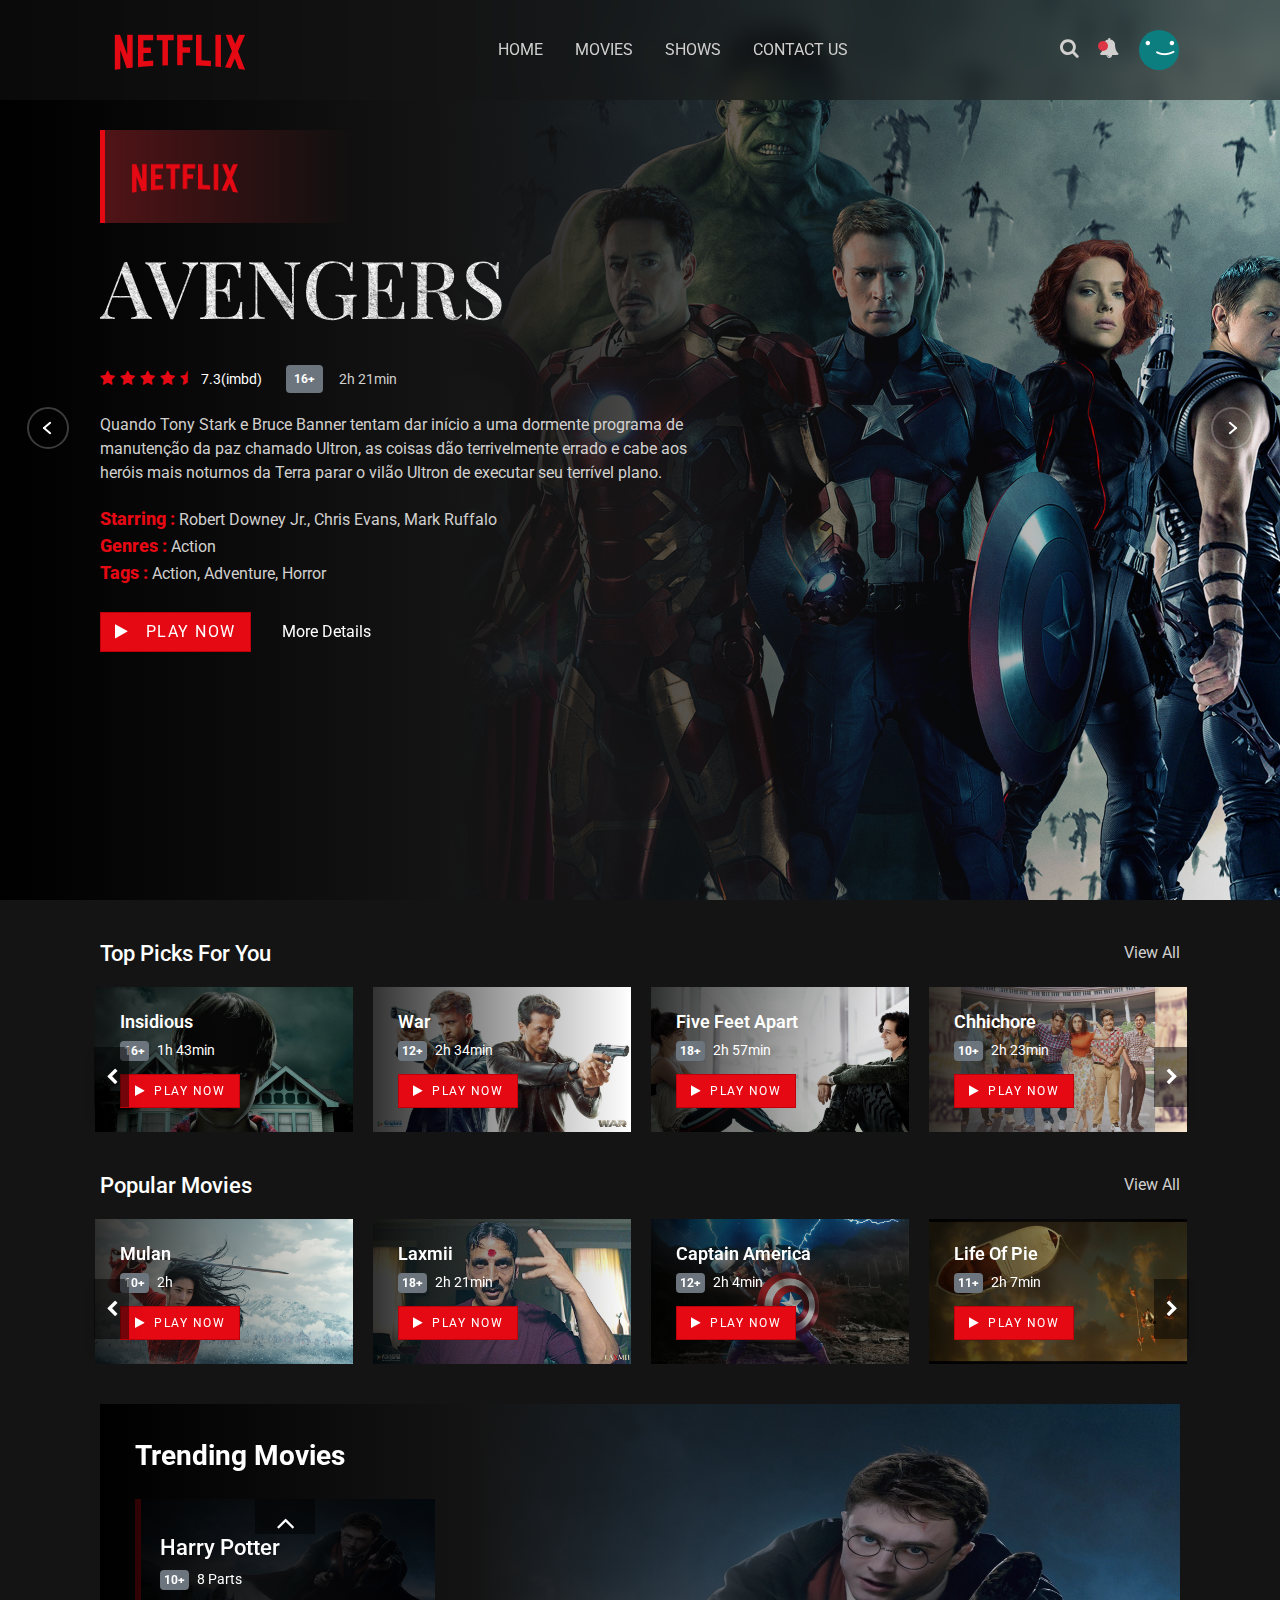
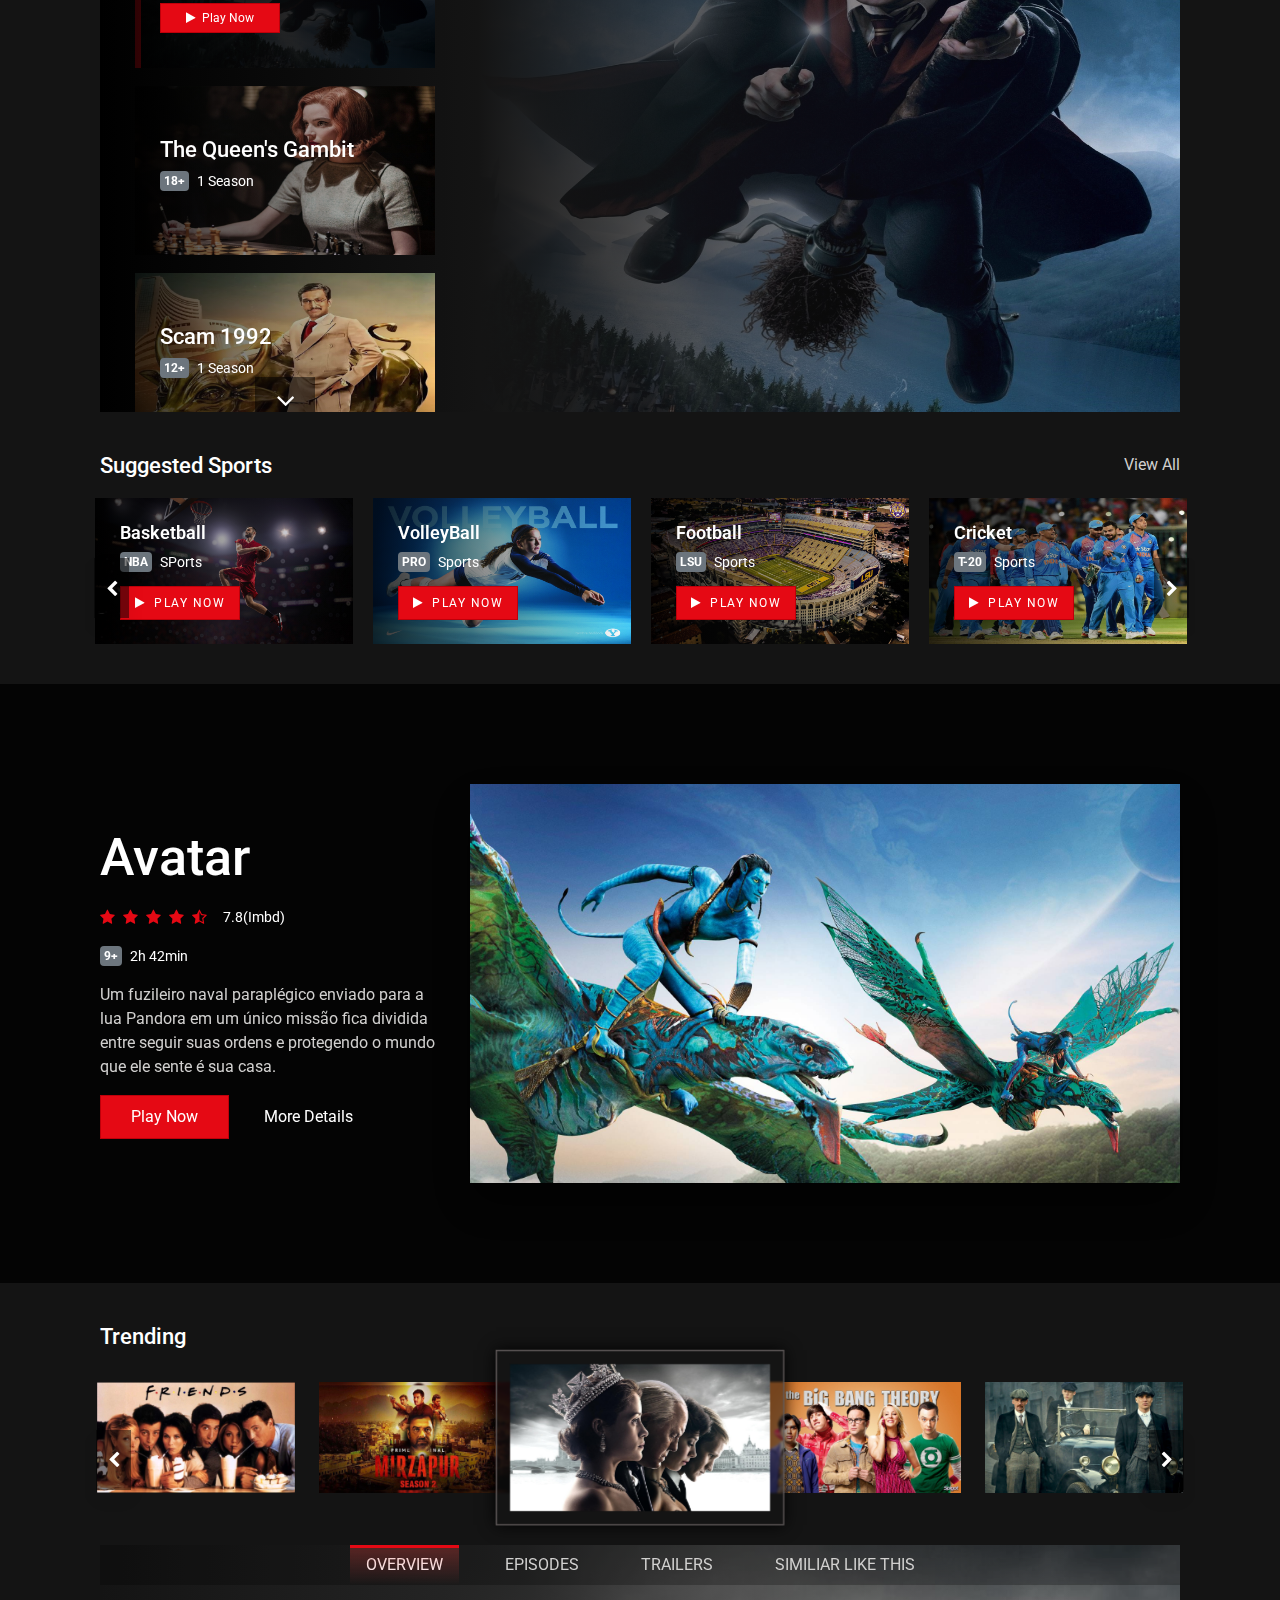
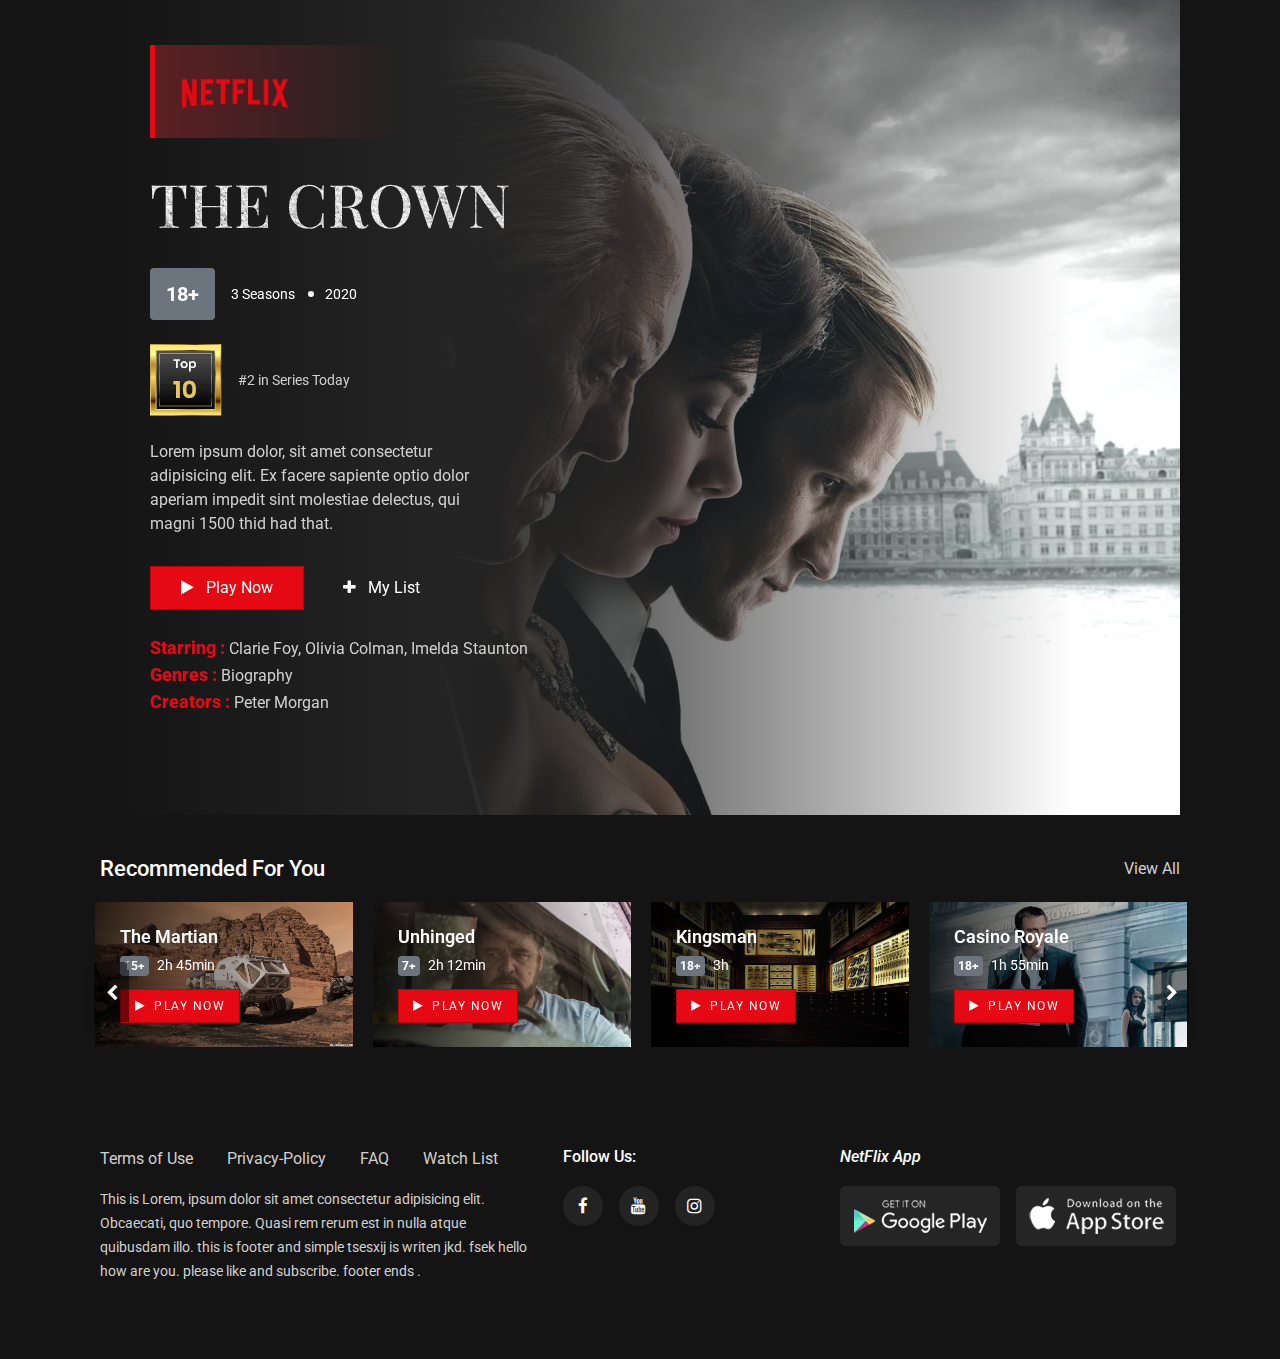
<file: index.html>
<!DOCTYPE html>
<html lang="pt-br">

<head>
  <meta charset="UTF-8" />
  <meta http-equiv="X-UA-Compatible" content="IE=edge" />
  <meta name="viewport" content="width=device-width, initial-scale=1.0" />
  <title>Netflix</title>
  <link rel="icon" href="/netflix_logo_icon_170919.png">
  <title>NETFLIX</title>

  <link rel="stylesheet" href="css/bootstrap.min.css" />
  <link rel="stylesheet" href="https://stackpath.bootstrapcdn.com/font-awesome/4.7.0/css/font-awesome.min.css" />
  <!-- i will provide this in description  -->
  <link rel="stylesheet" href="css/slick.css" />
  <link rel="stylesheet" href="css/slick-theme.css" />
  <link rel="stylesheet" href="css/owl.carousel.min.css" />
  <link rel="stylesheet" href="css/animate.min.css" />
  <link rel="stylesheet" href="css/magnific-popup.css" />
  <link rel="stylesheet" href="css/select2.min.css" />
  <link rel="stylesheet" href="css/select2-bootstrap4.min.css" />

  <link rel="stylesheet" href="css/slick-animation.css" />
  <link rel="stylesheet" href="style.css" />
</head>

<body>
  <header id="main-header">
    <div class="main-header">
      <div class="container-fluid">
        <div class="row">
          <div class="col-sm-12">
            <nav class="navbar navbar-expand-lg navbar-light p-0">
              <a href="#" class="navbar-toggler c-toggler" data-toggle="collapse" data-target="#navbarSupportedContent"
                aria-controls="navbarSupportedContent" aria-expanded="false" aria-label="Toggle navigation">
                <div class="navbar-toggler-icon" data-toggle="collapse">
                  <span class="navbar-menu-icon navbar-menu-icon--top"></span>
                  <span class="navbar-menu-icon navbar-menu-icon--middle"></span>
                  <span class="navbar-menu-icon navbar-menu-icon--bottom"></span>
                </div>
              </a>
              <a href="index.html" class="navbar-brand">
                <img src="images/logo.png" class="img-fluid logo" alt="" />
              </a>
              <div class="collapse navbar-collapse" id="navbarSupportedContent">
                <div class="menu-main-menu-container">
                  <ul id="top-menu" class="navbar-nav ml-auto">
                    <li class="menu-item"><a href="#">Home</a></li>
                    <li class="menu-item"><a href="#">Movies</a></li>
                    <li class="menu-item"><a href="#">Shows</a></li>
                    <li class="menu-item">
                      <a href="#">Contact Us</a>
                      <ul class="sub-menu">
                        <li class="menu-item"><a href="https://about.netflix.com/pt_br">About Us</a></li>
                        <li class="menu-item"><a href="https://help.netflix.com/pt/contactus">Contact</a></li>
                        <li class="menu-item"><a href="https://help.netflix.com/pt">FAQ</a></li>
                        <li class="menu-item">
                          <a href="https://help.netflix.com/legal/privacy">Privacy-Policy</a>
                        </li>
                        <li class="menu-item">
                          <a href="#">Pricing</a>
                          <ul class="sub-menu">
                            <li class="menu-item">
                              <a href="#">Gold Membership</a>
                            </li>
                            <li class="menu-item">
                              <a href="#">Silver Membership</a>
                            </li>
                            <li class="menu-item">
                              <a href="#">Bronze Membership</a>
                            </li>
                          </ul>
                        </li>
                      </ul>
                    </li>
                  </ul>
                </div>
              </div>
              <div class="mobile-more-menu">
                <a href="javascript:void(0);" class="more-toggle" id="dropdownMenuButton" data-toggle="more-toggle"
                  aria-haspopup="true" aria-expanded="false">
                  <i class="fa fa-ellipsis-h"></i>
                </a>
                <div class="more-menu" aria-labelledby="dropdownMenuButton">
                  <div class="navbar-right position-relative">
                    <ul class="d-flex align-items-center justify-content-end list-inline m-0">
                      <li>
                        <a href="#" class="search-toggle">
                          <i class="fa fa-search"></i>
                        </a>
                        <div class="search-box iq-search-bar">
                          <form action="#" class="searchbox">
                            <div class="form-group position-relative">
                              <input type="text" class="text search-input font-size-12"
                                placeholder="type here to search..." />
                              <i class="search-link fa fa-search"></i>
                            </div>
                          </form>
                        </div>
                      </li>
                      <li class="nav-item nav-icon">
                        <a href="#" class="search-toggle position-relative">
                          <i class="fa fa-bell"></i>
                          <span class="bg-danger dots"></span>
                        </a>
                        <div class="iq-sub-dropdown">
                          <div class="iq-card shadow-none m-0">
                            <div class="iq-card-body">
                              <a href="#" class="iq-sub-card">
                                <div class="media align-items-center">
                                  <img src="images/notify/thumb-1.jpg" alt="" class="img-fluid mr-3" />
                                  <div class="media-body">
                                    <h6 class="mb-0">Captain Marvel</h6>
                                    <small class="font-size-12">just now</small>
                                  </div>
                                </div>
                              </a>
                              <a href="#" class="iq-sub-card">
                                <div class="media align-items-center">
                                  <img src="images/notify/thumb-2.jpg" alt="" class="img-fluid mr-3" />
                                  <div class="media-body">
                                    <h6 class="mb-0">
                                      Dora and The Lost City of Gold
                                    </h6>
                                    <small class="font-size-12">25 mins ago</small>
                                  </div>
                                </div>
                              </a>
                              <a href="#" class="iq-sub-card">
                                <div class="media align-items-center">
                                  <img src="images/notify/thumb-3.jpg" alt="" class="img-fluid mr-3" />
                                  <div class="media-body">
                                    <h6 class="mb-0">Mulan</h6>
                                    <small class="font-size-12">1h 30 mins ago</small>
                                  </div>
                                </div>
                              </a>
                            </div>
                          </div>
                        </div>
                      </li>
                      <li>
                        <a href="#" class="iq-user-dropdown search-toggle d-flex align-items-center">
                          <img src="images/user/user.png" class="img-fluid user-m rounded-circle" alt="" />
                        </a>
                        <div class="iq-sub-dropdown iq-user-dropdown">
                          <div class="iq-card shadow-none m-0">
                            <div class="iq-card-body p-0 pl-3 pr-3">
                              <a href="#" class="iq-sub-card setting-dropdown">
                                <div class="media align-items-center">
                                  <div class="right-icon">
                                    <i class="fa fa-user text-primary"></i>
                                  </div>
                                  <div class="media-body ml-3">
                                    <h6 class="mb-0">Manage Profile</h6>
                                  </div>
                                </div>
                              </a>
                              <a href="#" class="iq-sub-card setting-dropdown">
                                <div class="media align-items-center">
                                  <div class="right-icon">
                                    <i class="fa fa-cog text-primary"></i>
                                  </div>
                                  <div class="media-body ml-3">
                                    <h6 class="mb-0">Settings</h6>
                                  </div>
                                </div>
                              </a>
                              <a href="#" class="iq-sub-card setting-dropdown">
                                <div class="media align-items-center">
                                  <div class="right-icon">
                                    <i class="fa fa-inr text-primary"></i>
                                  </div>
                                  <div class="media-body ml-3">
                                    <h6 class="mb-0">Pricing Plan</h6>
                                  </div>
                                </div>
                              </a>
                              <a href="./netflixLogout/indexLogout.html" class="iq-sub-card setting-dropdown">
                                <div class="media align-items-center">
                                  <div class="right-icon">
                                    <i class="fa fa-sign-out text-primary"></i>
                                  </div>
                                  <div class="media-body ml-3">
                                    <h6 class="mb-0">Logout</h6>
                                  </div>
                                </div>
                              </a>
                            </div>
                          </div>
                        </div>
                      </li>
                    </ul>
                  </div>
                </div>
              </div>

              <div class="navbar-right menu-right">
                <ul class="d-flex align-items-center list-inline m-0">
                  <li class="nav-item nav-icon">
                    <a href="#" class="search-toggle device-search">
                      <i class="fa fa-search"></i>
                    </a>
                    <div class="search-box iq-search-bar d-search">
                      <form action="#" class="searchbox">
                        <div class="form-group position-relative">
                          <input type="text" class="text search-input font-size-12"
                            placeholder="type here to search..." />
                          <i class="search-link fa fa-search"></i>
                        </div>
                      </form>
                    </div>
                  </li>
                  <li class="nav-item nav-icon">
                    <a href="#" class="search-toggle" data-toggle="search-toggle">
                      <i class="fa fa-bell"></i>
                      <span class="bg-danger dots"></span>
                    </a>
                    <div class="iq-sub-dropdown">
                      <div class="iq-card shadow-none m-0">
                        <div class="iq-card-body">
                          <a href="#" class="iq-sub-card">
                            <div class="media align-items-center">
                              <img src="images/notify/thumb-1.jpg" alt="" class="img-fluid mr-3" />
                              <div class="media-body">
                                <h6 class="mb-0">Captain Marvel</h6>
                                <small class="font-size-12">just now</small>
                              </div>
                            </div>
                          </a>
                          <a href="#" class="iq-sub-card">
                            <div class="media align-items-center">
                              <img src="images/notify/thumb-2.jpg" alt="" class="img-fluid mr-3" />
                              <div class="media-body">
                                <h6 class="mb-0">
                                  Dora and The Lost City of Gold
                                </h6>
                                <small class="font-size-12">25 mins ago</small>
                              </div>
                            </div>
                          </a>
                          <a href="#" class="iq-sub-card">
                            <div class="media align-items-center">
                              <img src="images/notify/thumb-3.jpg" alt="" class="img-fluid mr-3" />
                              <div class="media-body">
                                <h6 class="mb-0">Mulan</h6>
                                <small class="font-size-12">1h 30 mins ago</small>
                              </div>
                            </div>
                          </a>
                        </div>
                      </div>
                    </div>
                  </li>
                  <li class="nav-item nav-icon">
                    <a href="#" class="iq-user-dropdown search-toggle d-flex align-items-center p-0">
                      <img src="images/user/user.png" class="img-fluid user-m rounded-circle" alt="" />
                    </a>
                    <div class="iq-sub-dropdown iq-user-dropdown">
                      <div class="iq-card shadow-none m-0">
                        <div class="iq-card-body p-0 pl-3 pr-3">
                          <a href="#" class="iq-sub-card setting-dropdown">
                            <div class="media align-items-center">
                              <div class="right-icon">
                                <i class="fa fa-user text-primary"></i>
                              </div>
                              <div class="media-body ml-3">
                                <h6 class="mb-0">Manage Profile</h6>
                              </div>
                            </div>
                          </a>
                          <a href="#" class="iq-sub-card setting-dropdown">
                            <div class="media align-items-center">
                              <div class="right-icon">
                                <i class="fa fa-cog text-primary"></i>
                              </div>
                              <div class="media-body ml-3">
                                <h6 class="mb-0">Settings</h6>
                              </div>
                            </div>
                          </a>
                          <a href="#" class="iq-sub-card setting-dropdown">
                            <div class="media align-items-center">
                              <div class="right-icon">
                                <i class="fa fa-inr text-primary"></i>
                              </div>
                              <div class="media-body ml-3">
                                <h6 class="mb-0">Pricing Plan</h6>
                              </div>
                            </div>
                          </a>
                          <a href="#" class="iq-sub-card setting-dropdown">
                            <div class="media align-items-center">
                              <div class="right-icon">
                                <i class="fa fa-sign-out text-primary"></i>
                              </div>
                              <div class="media-body ml-3">
                                <h6 class="mb-0">Logout</h6>
                              </div>
                            </div>
                          </a>
                        </div>
                      </div>
                    </div>
                  </li>
                </ul>
              </div>
            </nav>
            <div class="nav-overlay"></div>
          </div>
        </div>
      </div>
    </div>
  </header>

  <!-- slider starts  -->
  <section id="home" class="iq-main-slider p-0">
    <div id="home-slider" class="slider m-0 p-0">
      <div class="slide slick-bg s-bg-1">
        <div class="container-fluid position-relative h-100">
          <div class="slider-inner h-100">
            <div class="row align-items-center h--100">
              <div class="col-xl-6 col-lg-12 col-md-12">
                <a href="javascript:void(0)">
                  <div class="channel-logo" data-animation-in="fadeInLeft" data-delay-in="0.5">
                    <img src="images/logo.png" class="c-logo" alt="" />
                  </div>
                </a>
                <h1 class="slider-text big-title title text-uppercase" data-animation-in="fadeInLeft"
                  data-delay-in="0.6">
                  Avengers
                </h1>
                <div class="d-flex flex-wrap align-items-center fadeInLeft animated" data-animation-in="fadeInLeft"
                  style="opacity: 1">
                  <div class="slider-ratting d-flex align-items-center mr-4 mt-2 mt-md-3">
                    <ul
                      class="ratting-start p-0 m-0 list-inline text-primary d-flex align-items-center justify-content-left">
                      <li><i class="fa fa-star"></i></li>
                      <li><i class="fa fa-star"></i></li>
                      <li><i class="fa fa-star"></i></li>
                      <li><i class="fa fa-star"></i></li>
                      <li><i class="fa fa-star-half"></i></li>
                    </ul>
                    <span class="text-white ml-2">7.3(imbd)</span>
                  </div>
                  <div class="d-flex align-items-center mt-2 mt-md-3">
                    <span class="badge badge-secondary p-2">16+</span>
                    <span class="ml-3">2h 21min</span>
                  </div>
                </div>
                <p data-animation-in="fadeInUp">
                  Quando Tony Stark e Bruce Banner tentam dar início a uma dormente
                  programa de manutenção da paz chamado Ultron, as coisas dão terrivelmente errado
                  e cabe aos heróis mais noturnos da Terra parar o vilão Ultron de executar seu terrível plano.
                </p>
                <div class="trending-list" data-animation-in="fadeInUp" data-delay-in="1.2">
                  <div class="text-primary title starring">
                    Starring :
                    <span class="text-body">Robert Downey Jr., Chris Evans, Mark Ruffalo</span>
                  </div>
                  <div class="text-primary title genres">
                    Genres : <span class="text-body">Action</span>
                  </div>
                  <div class="text-primary title tag">
                    Tags :
                    <span class="text-body">Action, Adventure, Horror</span>
                  </div>
                </div>
                <div class="d-flex align-items-center r-mb-23 mt-4" data-animation-in="fadeInUp" data-delay-in="1.2">
                  <a href="#" class="btn btn-hover iq-button"><i class="fa fa-play mr-3"></i>Play Now</a>
                  <a href="#" class="btn btn-link">More Details</a>
                </div>
              </div>
            </div>
            <div class="col-xl-5 col-lg-12 col-md-12 trailor-video">
              <iframe name = 'av' width="570" height="325" src="https://www.youtube.com/embed/xy9Wntkb7KU" title="YouTube video player" frameborder="0" allow="accelerometer; autoplay; clipboard-write; encrypted-media; gyroscope; picture-in-picture; web-share" allowfullscreen></iframe>
              <a href="https://www.youtube.com/embed/xy9Wntkb7KU" class="video-open playbtn">
              </a>
            </div>
          </div>
        </div>
      </div>
      <div class="slide slick-bg s-bg-2">
        <div class="container-fluid position-relative h-100">
          <div class="slider-inner h-100">
            <div class="row align-items-center h--100">
              <div class="col-xl-6 col-lg-12 col-md-12">
                <a href="javascript:void(0)">
                  <div class="channel-logo" data-animation-in="fadeInLeft" data-delay-in="0.5">
                    <img src="images/logo.png" class="c-logo" alt="" />
                  </div>
                </a>
                <h1 class="slider-text big-title title text-uppercase" data-animation-in="fadeInLeft"
                  data-delay-in="0.6">
                  Frozen
                </h1>
                <div class="d-flex flex-wrap align-items-center fadeInLeft animated" data-animation-in="fadeInLeft"
                  style="opacity: 1">
                  <div class="slider-ratting d-flex align-items-center mr-4 mt-2 mt-md-3">
                    <ul
                      class="ratting-start p-0 m-0 list-inline text-primary d-flex align-items-center justify-content-left">
                      <li><i class="fa fa-star"></i></li>
                      <li><i class="fa fa-star"></i></li>
                      <li><i class="fa fa-star"></i></li>
                      <li><i class="fa fa-star"></i></li>
                      <li><i class="fa fa-star-half"></i></li>
                    </ul>
                    <span class="text-white ml-2">7.4(imbd)</span>
                  </div>
                  <div class="d-flex align-items-center mt-2 mt-md-3">
                    <span class="badge badge-secondary p-2">13+</span>
                    <span class="ml-3">1h 42min</span>
                  </div>
                </div>
                <p data-animation-in="fadeInUp">
                  Quando a recém-coroada Rainha Elsa acidentalmente a usa
                  poder de transformar as coisas em gelo para amaldiçoar sua casa no infinito
                  inverno, sua irmã Anna se junta a um homem da montanha, seu
                  renas brincalhonas e um boneco de neve para mudar o clima
                  doença.
                </p>
                <div class="trending-list" data-animation-in="fadeInUp" data-delay-in="1.2">
                  <div class="text-primary title starring">
                    Starring :
                    <span class="text-body">Kristan Bell, Idina menzel, Jonathan Groff</span>
                  </div>
                  <div class="text-primary title genres">
                    Genres : <span class="text-body">Animation</span>
                  </div>
                  <div class="text-primary title tag">
                    Tags :
                    <span class="text-body">Animation, Adventure, Comedy</span>
                  </div>
                </div>
                <div class="d-flex align-items-center r-mb-23 mt-4" data-animation-in="fadeInUp" data-delay-in="1.2">
                  <a href="#" class="btn btn-hover iq-button"><i class="fa fa-play mr-3"></i>Play Now</a>
                  <a href="#" class="btn btn-link">More Details</a>
                </div>
              </div>
            </div>
            <div class="col-xl-5 col-lg-12 col-md-12 trailor-video">
              <iframe width="560" height="315" src="https://www.youtube.com/embed/he7UEvHjqdk" title="YouTube video player" frameborder="0" allow="accelerometer; autoplay; clipboard-write; encrypted-media; gyroscope; picture-in-picture; web-share" allowfullscreen></iframe>
              <a href="https://www.youtube.com/watch?v=he7UEvHjqdk" class="video-open playbtn">
                <!-- <img src="images/play.png" class="play" alt="" />
                <span class="w-trailor">Watch Trailer</span> -->
              </a>
            </div>
          </div>
        </div>
      </div>
      <div class="slide slick-bg s-bg-3">
        <div class="container-fluid position-relative h-100">
          <div class="slider-inner h-100">
            <div class="row align-items-center h--100">
              <div class="col-xl-6 col-lg-12 col-md-12">
                <a href="javascript:void(0)">
                  <div class="channel-logo" data-animation-in="fadeInLeft" data-delay-in="0.5">
                    <img src="images/logo.png" class="c-logo" alt="" />
                  </div>
                </a>
                <h1 class="slider-text big-title title text-uppercase" data-animation-in="fadeInLeft"
                  data-delay-in="0.6">
                  The Conjuring
                </h1>
                <div class="d-flex flex-wrap align-items-center fadeInLeft animated" data-animation-in="fadeInLeft"
                  style="opacity: 1">
                  <div class="slider-ratting d-flex align-items-center mr-4 mt-2 mt-md-3">
                    <ul
                      class="ratting-start p-0 m-0 list-inline text-primary d-flex align-items-center justify-content-left">
                      <li><i class="fa fa-star"></i></li>
                      <li><i class="fa fa-star"></i></li>
                      <li><i class="fa fa-star"></i></li>
                      <li><i class="fa fa-star"></i></li>
                      <li><i class="fa fa-star-half"></i></li>
                    </ul>
                    <span class="text-white ml-2">7.5(imbd)</span>
                  </div>
                  <div class="d-flex align-items-center mt-2 mt-md-3">
                    <span class="badge badge-secondary p-2">16+</span>
                    <span class="ml-3">1h 52min</span>
                  </div>
                </div>
                <p data-animation-in="fadeInUp">
                  Os investigadores paranormais Ed e Lorraine Warren trabalham para ajudar
                  uma família aterrorizada por uma presença sombria em sua casa de fazenda.
                </p>
                <div class="trending-list" data-animation-in="fadeInUp" data-delay-in="1.2">
                  <div class="text-primary title starring">
                    Starring :
                    <span class="text-body">Patrick Wilson, Vera Farminga, Ron Livingston</span>
                  </div>
                  <div class="text-primary title genres">
                    Genres : <span class="text-body">Horror</span>
                  </div>
                  <div class="text-primary title tag">
                    Tags :
                    <span class="text-body">Horror, Mystery, Thriller</span>
                  </div>
                </div>
                <div class="d-flex align-items-center r-mb-23 mt-4" data-animation-in="fadeInUp" data-delay-in="1.2">
                  <a href="#" class="btn btn-hover iq-button"><i class="fa fa-play mr-3"></i>Play Now</a>
                  <a href="#" class="btn btn-link">More Details</a>
                </div>
              </div>
            </div>
            <div class="col-xl-5 col-lg-12 col-md-12 trailor-video">
                <!-- <img src="images/play.png" class="play" alt="" /> -->
                <!-- <span class="w-trailor">Watch Trailer</span> -->
                <iframe width="560" height="315" src="https://www.youtube.com/embed/k10ETZ41q5o" title="YouTube video player" frameborder="0" allow="accelerometer; autoplay; clipboard-write; encrypted-media; gyroscope; picture-in-picture; web-share" allowfullscreen></iframe>
                <a href="https://www.youtube.com/watch?v=k10ETZ41q5o" class="video-open playbtn">
              </a>
            </div>
          </div>
        </div>
      </div>
    </div>
  </section>
  <!-- slider ends -->

  <!-- main content starts  -->
  <div class="main-content">
    <!-- favorite section starts   -->

    <section id="iq-favorites">
      <div class="container-fluid">
        <div class="row">
          <div class="col-sm-12 overflow-hidden">
            <div class="iq-main-header d-flex align-items-center justify-content-between">
              <h4 class="main-title">Top Picks For You</h4>
              <a href="#" class="iq-view-all">View All</a>
            </div>
            <div class="favorite-contens">
              <ul class="favorites-slider list-inline row p-0 mb-0">
                <!-- slide item 1 -->
                <li class="slide-item">
                  <div class="block-images position-relative">
                    <div class="img-box">
                      <img src="images/favorite/f1.jpg" class="img-fluid" alt="" />
                    </div>
                    <div class="block-description">
                      <h6 class="iq-title">
                        <a href="#"> Insidious </a>
                      </h6>
                      <div class="movie-time d-flex align-items-center my-2">
                        <div class="badge badge-secondary p-1 mr-2">16+</div>
                        <span class="text-white">1h 43min</span>
                      </div>
                      <div class="hover-buttons">
                        <span class="btn btn-hover iq-button">
                          <i class="fa fa-play mr-1"></i>
                          Play Now
                        </span>
                      </div>
                    </div>
                    <div class="block-social-info">
                      <ul class="list-inline p-0 m-0 music-play-lists">
                        <li class="share">
                          <span><i class="fa fa-share-alt"></i></span>
                          <div class="share-box">
                            <div class="d-flex align-items-center">
                              <a href="#" class="share-ico"><i class="fa fa-share-alt"></i></a>
                              <a href="#" class="share-ico"><i class="fa fa-youtube"></i></a>
                              <a href="#" class="share-ico"><i class="fa fa-instagram"></i></a>
                            </div>
                          </div>
                        </li>
                        <li>
                          <span><i class="fa fa-heart"></i></span>
                          <span class="count-box">19+</span>
                        </li>
                        <li>
                          <span><i class="fa fa-plus"></i></span>
                        </li>
                      </ul>
                    </div>
                  </div>
                </li>
                <!-- slide item 2 -->
                <li class="slide-item">
                  <div class="block-images position-relative">
                    <div class="img-box">
                      <img src="images/favorite/f2.jpg" class="img-fluid" alt="" />
                    </div>
                    <div class="block-description">
                      <h6 class="iq-title">
                        <a href="#"> War </a>
                      </h6>
                      <div class="movie-time d-flex align-items-center my-2">
                        <div class="badge badge-secondary p-1 mr-2">12+</div>
                        <span class="text-white">2h 34min</span>
                      </div>
                      <div class="hover-buttons">
                        <span class="btn btn-hover iq-button">
                          <i class="fa fa-play mr-1"></i>
                          Play Now
                        </span>
                      </div>
                    </div>
                    <div class="block-social-info">
                      <ul class="list-inline p-0 m-0 music-play-lists">
                        <li class="share">
                          <span><i class="fa fa-share-alt"></i></span>
                          <div class="share-box">
                            <div class="d-flex align-items-center">
                              <a href="#" class="share-ico"><i class="fa fa-share-alt"></i></a>
                              <a href="#" class="share-ico"><i class="fa fa-youtube"></i></a>
                              <a href="#" class="share-ico"><i class="fa fa-instagram"></i></a>
                            </div>
                          </div>
                        </li>
                        <li>
                          <span><i class="fa fa-heart"></i></span>
                          <span class="count-box">58+</span>
                        </li>
                        <li>
                          <span><i class="fa fa-plus"></i></span>
                        </li>
                      </ul>
                    </div>
                  </div>
                </li>
                <!-- slide item 3 -->
                <li class="slide-item">
                  <div class="block-images position-relative">
                    <div class="img-box">
                      <img src="images/favorite/f3.jpg" class="img-fluid" alt="" />
                    </div>
                    <div class="block-description">
                      <h6 class="iq-title">
                        <a href="#"> Five Feet Apart </a>
                      </h6>
                      <div class="movie-time d-flex align-items-center my-2">
                        <div class="badge badge-secondary p-1 mr-2">18+</div>
                        <span class="text-white">2h 57min</span>
                      </div>
                      <div class="hover-buttons">
                        <span class="btn btn-hover iq-button">
                          <i class="fa fa-play mr-1"></i>
                          Play Now
                        </span>
                      </div>
                    </div>
                    <div class="block-social-info">
                      <ul class="list-inline p-0 m-0 music-play-lists">
                        <li class="share">
                          <span><i class="fa fa-share-alt"></i></span>
                          <div class="share-box">
                            <div class="d-flex align-items-center">
                              <a href="#" class="share-ico"><i class="fa fa-share-alt"></i></a>
                              <a href="#" class="share-ico"><i class="fa fa-youtube"></i></a>
                              <a href="#" class="share-ico"><i class="fa fa-instagram"></i></a>
                            </div>
                          </div>
                        </li>
                        <li>
                          <span><i class="fa fa-heart"></i></span>
                          <span class="count-box">19+</span>
                        </li>
                        <li>
                          <span><i class="fa fa-plus"></i></span>
                        </li>
                      </ul>
                    </div>
                  </div>
                </li>
                <!-- slide item 4 -->
                <li class="slide-item">
                  <div class="block-images position-relative">
                    <div class="img-box">
                      <img src="images/favorite/f4.jpg" class="img-fluid" alt="" />
                    </div>
                    <div class="block-description">
                      <h6 class="iq-title">
                        <a href="#"> Chhichore </a>
                      </h6>
                      <div class="movie-time d-flex align-items-center my-2">
                        <div class="badge badge-secondary p-1 mr-2">10+</div>
                        <span class="text-white">2h 23min</span>
                      </div>
                      <div class="hover-buttons">
                        <span class="btn btn-hover iq-button">
                          <i class="fa fa-play mr-1"></i>
                          Play Now
                        </span>
                      </div>
                    </div>
                    <div class="block-social-info">
                      <ul class="list-inline p-0 m-0 music-play-lists">
                        <li class="share">
                          <span><i class="fa fa-share-alt"></i></span>
                          <div class="share-box">
                            <div class="d-flex align-items-center">
                              <a href="#" class="share-ico"><i class="fa fa-share-alt"></i></a>
                              <a href="#" class="share-ico"><i class="fa fa-youtube"></i></a>
                              <a href="#" class="share-ico"><i class="fa fa-instagram"></i></a>
                            </div>
                          </div>
                        </li>
                        <li>
                          <span><i class="fa fa-heart"></i></span>
                          <span class="count-box">19+</span>
                        </li>
                        <li>
                          <span><i class="fa fa-plus"></i></span>
                        </li>
                      </ul>
                    </div>
                  </div>
                </li>
                <!-- slide item 5 -->
                <li class="slide-item">
                  <div class="block-images position-relative">
                    <div class="img-box">
                      <img src="images/favorite/f5.jpg" class="img-fluid" alt="" />
                    </div>
                    <div class="block-description">
                      <h6 class="iq-title">
                        <a href="#"> Doctor Strange </a>
                      </h6>
                      <div class="movie-time d-flex align-items-center my-2">
                        <div class="badge badge-secondary p-1 mr-2">12+</div>
                        <span class="text-white">1h 55min</span>
                      </div>
                      <div class="hover-buttons">
                        <span class="btn btn-hover iq-button">
                          <i class="fa fa-play mr-1"></i>
                          Play Now
                        </span>
                      </div>
                    </div>
                    <div class="block-social-info">
                      <ul class="list-inline p-0 m-0 music-play-lists">
                        <li class="share">
                          <span><i class="fa fa-share-alt"></i></span>
                          <div class="share-box">
                            <div class="d-flex align-items-center">
                              <a href="#" class="share-ico"><i class="fa fa-share-alt"></i></a>
                              <a href="#" class="share-ico"><i class="fa fa-youtube"></i></a>
                              <a href="#" class="share-ico"><i class="fa fa-instagram"></i></a>
                            </div>
                          </div>
                        </li>
                        <li>
                          <span><i class="fa fa-heart"></i></span>
                          <span class="count-box">19+</span>
                        </li>
                        <li>
                          <span><i class="fa fa-plus"></i></span>
                        </li>
                      </ul>
                    </div>
                  </div>
                </li>
              </ul>
            </div>
          </div>
        </div>
      </div>
    </section>

    <!-- favourite section ends -->

    <!-- upcoming contents section starts  -->
    <section id="iq-upcoming-movie">
      <div class="container-fluid">
        <div class="row">
          <div class="col-sm-12 overflow-hidden">
            <div class="iq-main-header d-flex align-items-center justify-content-between">
              <h4 class="main-title">Popular Movies</h4>
              <a href="#" class="iq-view-all">View All</a>
            </div>
            <div class="favorite-contens">
              <ul class="favorites-slider list-inline row p-0 mb-0">
                <!-- slide item 1 -->
                <li class="slide-item">
                  <div class="block-images position-relative">
                    <div class="img-box">
                      <img src="images/popular/u1.jpg" class="img-fluid" alt="" />
                    </div>
                    <div class="block-description">
                      <h6 class="iq-title">
                        <a href="#"> Mulan </a>
                      </h6>
                      <div class="movie-time d-flex align-items-center my-2">
                        <div class="badge badge-secondary p-1 mr-2">10+</div>
                        <span class="text-white">2h</span>
                      </div>
                      <div class="hover-buttons">
                        <span class="btn btn-hover iq-button">
                          <i class="fa fa-play mr-1"></i>
                          Play Now
                        </span>
                      </div>
                    </div>
                    <div class="block-social-info">
                      <ul class="list-inline p-0 m-0 music-play-lists">
                        <li class="share">
                          <span><i class="fa fa-share-alt"></i></span>
                          <div class="share-box">
                            <div class="d-flex align-items-center">
                              <a href="#" class="share-ico"><i class="fa fa-share-alt"></i></a>
                              <a href="#" class="share-ico"><i class="fa fa-youtube"></i></a>
                              <a href="#" class="share-ico"><i class="fa fa-instagram"></i></a>
                            </div>
                          </div>
                        </li>
                        <li>
                          <span><i class="fa fa-heart"></i></span>
                          <span class="count-box">89+</span>
                        </li>
                        <li>
                          <span><i class="fa fa-plus"></i></span>
                        </li>
                      </ul>
                    </div>
                  </div>
                </li>
                <!-- slide item 2 -->
                <li class="slide-item">
                  <div class="block-images position-relative">
                    <div class="img-box">
                      <img src="images/popular/u2.jpg" class="img-fluid" alt="" />
                    </div>
                    <div class="block-description">
                      <h6 class="iq-title">
                        <a href="#"> Laxmii </a>
                      </h6>
                      <div class="movie-time d-flex align-items-center my-2">
                        <div class="badge badge-secondary p-1 mr-2">18+</div>
                        <span class="text-white">2h 21min</span>
                      </div>
                      <div class="hover-buttons">
                        <span class="btn btn-hover iq-button">
                          <i class="fa fa-play mr-1"></i>
                          Play Now
                        </span>
                      </div>
                    </div>
                    <div class="block-social-info">
                      <ul class="list-inline p-0 m-0 music-play-lists">
                        <li class="share">
                          <span><i class="fa fa-share-alt"></i></span>
                          <div class="share-box">
                            <div class="d-flex align-items-center">
                              <a href="#" class="share-ico"><i class="fa fa-share-alt"></i></a>
                              <a href="#" class="share-ico"><i class="fa fa-youtube"></i></a>
                              <a href="#" class="share-ico"><i class="fa fa-instagram"></i></a>
                            </div>
                          </div>
                        </li>
                        <li>
                          <span><i class="fa fa-heart"></i></span>
                          <span class="count-box">35+</span>
                        </li>
                        <li>
                          <span><i class="fa fa-plus"></i></span>
                        </li>
                      </ul>
                    </div>
                  </div>
                </li>
                <!-- slide item 3 -->
                <li class="slide-item">
                  <div class="block-images position-relative">
                    <div class="img-box">
                      <img src="images/popular/u3.jpg" class="img-fluid" alt="" />
                    </div>
                    <div class="block-description">
                      <h6 class="iq-title">
                        <a href="#"> Captain America </a>
                      </h6>
                      <div class="movie-time d-flex align-items-center my-2">
                        <div class="badge badge-secondary p-1 mr-2">12+</div>
                        <span class="text-white">2h 4min</span>
                      </div>
                      <div class="hover-buttons">
                        <span class="btn btn-hover iq-button">
                          <i class="fa fa-play mr-1"></i>
                          Play Now
                        </span>
                      </div>
                    </div>
                    <div class="block-social-info">
                      <ul class="list-inline p-0 m-0 music-play-lists">
                        <li class="share">
                          <span><i class="fa fa-share-alt"></i></span>
                          <div class="share-box">
                            <div class="d-flex align-items-center">
                              <a href="#" class="share-ico"><i class="fa fa-share-alt"></i></a>
                              <a href="#" class="share-ico"><i class="fa fa-youtube"></i></a>
                              <a href="#" class="share-ico"><i class="fa fa-instagram"></i></a>
                            </div>
                          </div>
                        </li>
                        <li>
                          <span><i class="fa fa-heart"></i></span>
                          <span class="count-box">99+</span>
                        </li>
                        <li>
                          <span><i class="fa fa-plus"></i></span>
                        </li>
                      </ul>
                    </div>
                  </div>
                </li>
                <!-- slide item 4 -->
                <li class="slide-item">
                  <div class="block-images position-relative">
                    <div class="img-box">
                      <img src="images/popular/u4.jpg" class="img-fluid" alt="" />
                    </div>
                    <div class="block-description">
                      <h6 class="iq-title">
                        <a href="#"> Life of Pie </a>
                      </h6>
                      <div class="movie-time d-flex align-items-center my-2">
                        <div class="badge badge-secondary p-1 mr-2">11+</div>
                        <span class="text-white">2h 7min</span>
                      </div>
                      <div class="hover-buttons">
                        <span class="btn btn-hover iq-button">
                          <i class="fa fa-play mr-1"></i>
                          Play Now
                        </span>
                      </div>
                    </div>
                    <div class="block-social-info">
                      <ul class="list-inline p-0 m-0 music-play-lists">
                        <li class="share">
                          <span><i class="fa fa-share-alt"></i></span>
                          <div class="share-box">
                            <div class="d-flex align-items-center">
                              <a href="#" class="share-ico"><i class="fa fa-share-alt"></i></a>
                              <a href="#" class="share-ico"><i class="fa fa-youtube"></i></a>
                              <a href="#" class="share-ico"><i class="fa fa-instagram"></i></a>
                            </div>
                          </div>
                        </li>
                        <li>
                          <span><i class="fa fa-heart"></i></span>
                          <span class="count-box">19+</span>
                        </li>
                        <li>
                          <span><i class="fa fa-plus"></i></span>
                        </li>
                      </ul>
                    </div>
                  </div>
                </li>
                <!-- slide item 5 -->
                <li class="slide-item">
                  <div class="block-images position-relative">
                    <div class="img-box">
                      <img src="images/popular/u5.jpg" class="img-fluid" alt="" />
                    </div>
                    <div class="block-description">
                      <h6 class="iq-title">
                        <a href="#"> Mission Mangal </a>
                      </h6>
                      <div class="movie-time d-flex align-items-center my-2">
                        <div class="badge badge-secondary p-1 mr-2">12+</div>
                        <span class="text-white">2h 10min</span>
                      </div>
                      <div class="hover-buttons">
                        <span class="btn btn-hover iq-button">
                          <i class="fa fa-play mr-1"></i>
                          Play Now
                        </span>
                      </div>
                    </div>
                    <div class="block-social-info">
                      <ul class="list-inline p-0 m-0 music-play-lists">
                        <li class="share">
                          <span><i class="fa fa-share-alt"></i></span>
                          <div class="share-box">
                            <div class="d-flex align-items-center">
                              <a href="#" class="share-ico"><i class="fa fa-share-alt"></i></a>
                              <a href="#" class="share-ico"><i class="fa fa-youtube"></i></a>
                              <a href="#" class="share-ico"><i class="fa fa-instagram"></i></a>
                            </div>
                          </div>
                        </li>
                        <li>
                          <span><i class="fa fa-heart"></i></span>
                          <span class="count-box">19+</span>
                        </li>
                        <li>
                          <span><i class="fa fa-plus"></i></span>
                        </li>
                      </ul>
                    </div>
                  </div>
                </li>
              </ul>
            </div>
          </div>
        </div>
      </div>
    </section>
    <!-- upcoming contents section ends -->

    <!-- top ten trending  -->

    <section id="iq-topten">
      <div class="container-fluid">
        <div class="row">
          <div class="col-sm-12 overflow-hidden">
            <div class="topten-contents">
              <h4 class="main-title iq-title topten-title">
                Trending Movies
              </h4>
              <ul id="top-ten-slider" class="list-inline p-0 m-0 d-flex align-items-center">
                <li class="slick-bg">
                  <a href="#">
                    <img src="images/top-10/01.jpg" class="img-fluid w-100" alt="" />
                    <h6 class="iq-title"><a href="#">Harry Potter</a></h6>
                  </a>
                </li>
                <li class="slick-bg">
                  <a href="#">
                    <img src="images/top-10/02.jpg" class="img-fluid w-100" alt="" />
                    <h6 class="iq-title">
                      <a href="#">The Queen's Gambit</a>
                    </h6>
                  </a>
                </li>
                <li class="slick-bg">
                  <a href="#">
                    <img src="images/top-10/03.jpg" class="img-fluid w-100" alt="" />
                    <h6 class="iq-title"><a href="#">Scam 1992</a></h6>
                  </a>
                </li>
                <li class="slick-bg">
                  <a href="#">
                    <img src="images/top-10/04.jpg" class="img-fluid w-100" alt="" />
                    <h6 class="iq-title"><a href="#">Stranger Things</a></h6>
                  </a>
                </li>
                <li class="slick-bg">
                  <a href="#">
                    <img src="images/top-10/05.jpg" class="img-fluid w-100" alt="" />
                    <h6 class="iq-title"><a href="#">BoJack Horsemen</a></h6>
                  </a>
                </li>
                <li class="slick-bg">
                  <a href="#">
                    <img src="images/top-10/06.jpg" class="img-fluid w-100" alt="" />
                    <h6 class="iq-title"><a href="#">Peaky Blinders</a></h6>
                  </a>
                </li>
              </ul>
              <div class="vertical_s">
                <ul id="top-ten-slider-nav" class="list-inline p-0 m-0 d-flex align-items-center">
                  <li>
                    <div class="block-images position-relative">
                      <a href="#">
                        <img src="images/top-10/01.jpg" class="img-fluid w-100" alt="" />
                      </a>
                      <div class="block-description">
                        <h5>Harry Potter</h5>
                        <div class="movie-time d-flex align-items-center my-2">
                          <div class="badge badge-secondary p-1 mr-2">
                            10+
                          </div>
                          <span class="text-white">8 Parts</span>
                        </div>
                        <div class="hover-buttons">
                          <a href="#" class="btn btn-hover" tabindex="0">
                            <i class="fa fa-play mr-1" aria-hidden="true"></i>
                            Play Now
                          </a>
                        </div>
                      </div>
                    </div>
                  </li>
                  <li>
                    <div class="block-images position-relative">
                      <a href="#">
                        <img src="images/top-10/02.jpg" class="img-fluid w-100" alt="" />
                      </a>
                      <div class="block-description">
                        <h5>The Queen's Gambit</h5>
                        <div class="movie-time d-flex align-items-center my-2">
                          <div class="badge badge-secondary p-1 mr-2">
                            18+
                          </div>
                          <span class="text-white">1 Season</span>
                        </div>
                        <div class="hover-buttons">
                          <a href="#" class="btn btn-hover" tabindex="0">
                            <i class="fa fa-play mr-1" aria-hidden="true"></i>
                            Play Now
                          </a>
                        </div>
                      </div>
                    </div>
                  </li>
                  <li>
                    <div class="block-images position-relative">
                      <a href="#">
                        <img src="images/top-10/03.jpg" class="img-fluid w-100" alt="" />
                      </a>
                      <div class="block-description">
                        <h5>Scam 1992</h5>
                        <div class="movie-time d-flex align-items-center my-2">
                          <div class="badge badge-secondary p-1 mr-2">
                            12+
                          </div>
                          <span class="text-white">1 Season</span>
                        </div>
                        <div class="hover-buttons">
                          <a href="#" class="btn btn-hover" tabindex="0">
                            <i class="fa fa-play mr-1" aria-hidden="true"></i>
                            Play Now
                          </a>
                        </div>
                      </div>
                    </div>
                  </li>
                  <li>
                    <div class="block-images position-relative">
                      <a href="#">
                        <img src="images/top-10/04.jpg" class="img-fluid w-100" alt="" />
                      </a>
                      <div class="block-description">
                        <h5>Stranger Things</h5>
                        <div class="movie-time d-flex align-items-center my-2">
                          <div class="badge badge-secondary p-1 mr-2">
                            16+
                          </div>
                          <span class="text-white">3 Season</span>
                        </div>
                        <div class="hover-buttons">
                          <a href="#" class="btn btn-hover" tabindex="0">
                            <i class="fa fa-play mr-1" aria-hidden="true"></i>
                            Play Now
                          </a>
                        </div>
                      </div>
                    </div>
                  </li>
                  <li>
                    <div class="block-images position-relative">
                      <a href="#">
                        <img src="images/top-10/05.jpg" class="img-fluid w-100" alt="" />
                      </a>
                      <div class="block-description">
                        <h5>BoJack Horseman</h5>
                        <div class="movie-time d-flex align-items-center my-2">
                          <div class="badge badge-secondary p-1 mr-2">
                            15+
                          </div>
                          <span class="text-white">6 Season</span>
                        </div>
                        <div class="hover-buttons">
                          <a href="#" class="btn btn-hover" tabindex="0">
                            <i class="fa fa-play mr-1" aria-hidden="true"></i>
                            Play Now
                          </a>
                        </div>
                      </div>
                    </div>
                  </li>
                  <li>
                    <div class="block-images position-relative">
                      <a href="#">
                        <img src="images/top-10/06.jpg" class="img-fluid w-100" alt="" />
                      </a>
                      <div class="block-description">
                        <h5>Peaky Blinders</h5>
                        <div class="movie-time d-flex align-items-center my-2">
                          <div class="badge badge-secondary p-1 mr-2">
                            20+
                          </div>
                          <span class="text-white">5 Season</span>
                        </div>
                        <div class="hover-buttons">
                          <a href="#" class="btn btn-hover" tabindex="0">
                            <i class="fa fa-play mr-1" aria-hidden="true"></i>
                            Play Now
                          </a>
                        </div>
                      </div>
                    </div>
                  </li>
                </ul>
              </div>
            </div>
          </div>
        </div>
      </div>
    </section>

    <section id="iq-suggested" class="s-margin">
      <div class="container-fluid">
        <div class="row">
          <div class="col-sm-12 overflow-hidden">
            <div class="iq-main-header d-flex align-items-center justify-content-between">
              <h4 class="main-title">Suggested Sports</h4>
              <a href="#" class="iq-view-all">View All</a>
            </div>
            <div class="favorite-contens">
              <ul class="favorites-slider list-inline row p-0 mb-0">
                <!-- slide item 1 -->
                <li class="slide-item">
                  <div class="block-images position-relative">
                    <div class="img-box">
                      <img src="images/suggested/01.jpg" class="img-fluid" alt="" />
                    </div>
                    <div class="block-description">
                      <h6 class="iq-title">
                        <a href="#"> Basketball </a>
                      </h6>
                      <div class="movie-time d-flex align-items-center my-2">
                        <div class="badge badge-secondary p-1 mr-2">NBA</div>
                        <span class="text-white">SPorts</span>
                      </div>
                      <div class="hover-buttons">
                        <span class="btn btn-hover iq-button">
                          <i class="fa fa-play mr-1"></i>
                          Play Now
                        </span>
                      </div>
                    </div>
                    <div class="block-social-info">
                      <ul class="list-inline p-0 m-0 music-play-lists">
                        <li class="share">
                          <span><i class="fa fa-share-alt"></i></span>
                          <div class="share-box">
                            <div class="d-flex align-items-center">
                              <a href="#" class="share-ico"><i class="fa fa-share-alt"></i></a>
                              <a href="#" class="share-ico"><i class="fa fa-youtube"></i></a>
                              <a href="#" class="share-ico"><i class="fa fa-instagram"></i></a>
                            </div>
                          </div>
                        </li>
                        <li>
                          <span><i class="fa fa-heart"></i></span>
                          <span class="count-box">89+</span>
                        </li>
                        <li>
                          <span><i class="fa fa-plus"></i></span>
                        </li>
                      </ul>
                    </div>
                  </div>
                </li>
                <!-- slide item 2 -->
                <li class="slide-item">
                  <div class="block-images position-relative">
                    <div class="img-box">
                      <img src="images/suggested/02.jpg" class="img-fluid" alt="" />
                    </div>
                    <div class="block-description">
                      <h6 class="iq-title">
                        <a href="#"> VolleyBall </a>
                      </h6>
                      <div class="movie-time d-flex align-items-center my-2">
                        <div class="badge badge-secondary p-1 mr-2">PRO</div>
                        <span class="text-white">Sports</span>
                      </div>
                      <div class="hover-buttons">
                        <span class="btn btn-hover iq-button">
                          <i class="fa fa-play mr-1"></i>
                          Play Now
                        </span>
                      </div>
                    </div>
                    <div class="block-social-info">
                      <ul class="list-inline p-0 m-0 music-play-lists">
                        <li class="share">
                          <span><i class="fa fa-share-alt"></i></span>
                          <div class="share-box">
                            <div class="d-flex align-items-center">
                              <a href="#" class="share-ico"><i class="fa fa-share-alt"></i></a>
                              <a href="#" class="share-ico"><i class="fa fa-youtube"></i></a>
                              <a href="#" class="share-ico"><i class="fa fa-instagram"></i></a>
                            </div>
                          </div>
                        </li>
                        <li>
                          <span><i class="fa fa-heart"></i></span>
                          <span class="count-box">35+</span>
                        </li>
                        <li>
                          <span><i class="fa fa-plus"></i></span>
                        </li>
                      </ul>
                    </div>
                  </div>
                </li>
                <!-- slide item 3 -->
                <li class="slide-item">
                  <div class="block-images position-relative">
                    <div class="img-box">
                      <img src="images/suggested/03.jpg" class="img-fluid" alt="" />
                    </div>
                    <div class="block-description">
                      <h6 class="iq-title">
                        <a href="#"> Football </a>
                      </h6>
                      <div class="movie-time d-flex align-items-center my-2">
                        <div class="badge badge-secondary p-1 mr-2">LSU</div>
                        <span class="text-white">Sports</span>
                      </div>
                      <div class="hover-buttons">
                        <span class="btn btn-hover iq-button">
                          <i class="fa fa-play mr-1"></i>
                          Play Now
                        </span>
                      </div>
                    </div>
                    <div class="block-social-info">
                      <ul class="list-inline p-0 m-0 music-play-lists">
                        <li class="share">
                          <span><i class="fa fa-share-alt"></i></span>
                          <div class="share-box">
                            <div class="d-flex align-items-center">
                              <a href="#" class="share-ico"><i class="fa fa-share-alt"></i></a>
                              <a href="#" class="share-ico"><i class="fa fa-youtube"></i></a>
                              <a href="#" class="share-ico"><i class="fa fa-instagram"></i></a>
                            </div>
                          </div>
                        </li>
                        <li>
                          <span><i class="fa fa-heart"></i></span>
                          <span class="count-box">99+</span>
                        </li>
                        <li>
                          <span><i class="fa fa-plus"></i></span>
                        </li>
                      </ul>
                    </div>
                  </div>
                </li>
                <!-- slide item 4 -->
                <li class="slide-item">
                  <div class="block-images position-relative">
                    <div class="img-box">
                      <img src="images/suggested/04.jpg" class="img-fluid" alt="" />
                    </div>
                    <div class="block-description">
                      <h6 class="iq-title">
                        <a href="#"> Cricket </a>
                      </h6>
                      <div class="movie-time d-flex align-items-center my-2">
                        <div class="badge badge-secondary p-1 mr-2">T-20</div>
                        <span class="text-white">Sports</span>
                      </div>
                      <div class="hover-buttons">
                        <span class="btn btn-hover iq-button">
                          <i class="fa fa-play mr-1"></i>
                          Play Now
                        </span>
                      </div>
                    </div>
                    <div class="block-social-info">
                      <ul class="list-inline p-0 m-0 music-play-lists">
                        <li class="share">
                          <span><i class="fa fa-share-alt"></i></span>
                          <div class="share-box">
                            <div class="d-flex align-items-center">
                              <a href="#" class="share-ico"><i class="fa fa-share-alt"></i></a>
                              <a href="#" class="share-ico"><i class="fa fa-youtube"></i></a>
                              <a href="#" class="share-ico"><i class="fa fa-instagram"></i></a>
                            </div>
                          </div>
                        </li>
                        <li>
                          <span><i class="fa fa-heart"></i></span>
                          <span class="count-box">19+</span>
                        </li>
                        <li>
                          <span><i class="fa fa-plus"></i></span>
                        </li>
                      </ul>
                    </div>
                  </div>
                </li>
                <!-- slide item 5 -->
                <li class="slide-item">
                  <div class="block-images position-relative">
                    <div class="img-box">
                      <img src="images/suggested/05.jpg" class="img-fluid" alt="" />
                    </div>
                    <div class="block-description">
                      <h6 class="iq-title">
                        <a href="#"> Golf </a>
                      </h6>
                      <div class="movie-time d-flex align-items-center my-2">
                        <div class="badge badge-secondary p-1 mr-2">PGA</div>
                        <span class="text-white">Sports</span>
                      </div>
                      <div class="hover-buttons">
                        <span class="btn btn-hover iq-button">
                          <i class="fa fa-play mr-1"></i>
                          Play Now
                        </span>
                      </div>
                    </div>
                    <div class="block-social-info">
                      <ul class="list-inline p-0 m-0 music-play-lists">
                        <li class="share">
                          <span><i class="fa fa-share-alt"></i></span>
                          <div class="share-box">
                            <div class="d-flex align-items-center">
                              <a href="#" class="share-ico"><i class="fa fa-share-alt"></i></a>
                              <a href="#" class="share-ico"><i class="fa fa-youtube"></i></a>
                              <a href="#" class="share-ico"><i class="fa fa-instagram"></i></a>
                            </div>
                          </div>
                        </li>
                        <li>
                          <span><i class="fa fa-heart"></i></span>
                          <span class="count-box">19+</span>
                        </li>
                        <li>
                          <span><i class="fa fa-plus"></i></span>
                        </li>
                      </ul>
                    </div>
                  </div>
                </li>
              </ul>
            </div>
          </div>
        </div>
      </div>
    </section>

    <!-- parallax section  -->
    <section id="parallex" class="parallax-window">
      <div class="container-fluid h-100">
        <div class="row align-items-center justify-content-center h-100 parallaxt-details">
          <div class="col-lg-4 r-mb-23">
            <div class="text-left">
              <a href="javascript:void(0)">
                <h1 class="parallax-heading">Avatar</h1>
              </a>
              <div class="parallax-ratting d-flex align-items-center mt-3 mb-3">
                <ul
                  class="ratting-start p-o m-0 list-inline text-primary d-flex align-items-center justify-content-left">
                  <li>
                    <a href="#" class="text-primary"><i class="fa fa-star"></i></a>
                  </li>
                  <li>
                    <a href="#" class="text-primary"><i class="pl-2 fa fa-star"></i></a>
                  </li>
                  <li>
                    <a href="#" class="text-primary"><i class="pl-2 fa fa-star"></i></a>
                  </li>
                  <li>
                    <a href="#" class="text-primary"><i class="pl-2 fa fa-star"></i></a>
                  </li>
                  <li>
                    <a href="#" class="text-primary"><i class="pl-2 fa fa-star-half-o"></i></a>
                  </li>
                </ul>
                <span class="text-white ml-3">7.8(Imbd)</span>
              </div>
              <div class="movie-time d-flex align-items-center mb-3">
                <div class="badge badge-secondary p-1 mr-2">9+</div>
                <span class="text-white">2h 42min</span>
              </div>
              <p>
                Um fuzileiro naval paraplégico enviado para a lua Pandora em um único
                missão fica dividida entre seguir suas ordens e
                protegendo o mundo que ele sente é sua casa.
              </p>
              <div class="parallax-buttons">
                <a href="https://www.youtube.com/watch?v=x5pZI-DmtrE" class="btn btn-hover">Play Now</a>
                <a href="#" class="btn btn-link">More Details</a>
              </div>
            </div>
          </div>
          <div class="col-lg-8">
            <div class="parallax-img">
              <a href="#"><img src="images/parallax/avatar.jpg" alt="" class="img-fluid w-100" /></a>
            </div>
          </div>
        </div>
      </div>
    </section>

    <!-- trending section  -->
    <section id="iq-trending" class="s-margin">
      <div class="container-fluid">
        <div class="row">
          <div class="col-sm-12 overflow-hidden">
            <div class="iq-main-header d-flex align-items-center justify-content-between">
              <h4 class="main-title">Trending</h4>
            </div>
            <div class="trending-contens">
              <ul id="trending-slider-nav" class="list-inline p-0 mb-0 row align-items-center">
                <li>
                  <a href="javascript:void(0);">
                    <div class="movie-slick position-relative">
                      <img src="images/trending/01.jpg" class="img-fluid" alt="">
                    </div>
                  </a>
                </li>
                <li>
                  <a href="javascript:void(0);">
                    <div class="movie-slick position-relative">
                      <img src="images/trending/02.jpg" class="img-fluid" alt="">
                    </div>
                  </a>
                </li>
                <li>
                  <a href="javascript:void(0);">
                    <div class="movie-slick position-relative">
                      <img src="images/trending/03.jpg" class="img-fluid" alt="">
                    </div>
                  </a>
                </li>
                <li>
                  <a href="javascript:void(0);">
                    <div class="movie-slick position-relative">
                      <img src="images/trending/04.jpg" class="img-fluid" alt="">
                    </div>
                  </a>
                </li>
                <li>
                  <a href="javascript:void(0);">
                    <div class="movie-slick position-relative">
                      <img src="images/trending/05.jpg" class="img-fluid" alt="">
                    </div>
                  </a>
                </li>
                <li>
                  <a href="javascript:void(0);">
                    <div class="movie-slick position-relative">
                      <img src="images/trending/06.jpg" class="img-fluid" alt="">
                    </div>
                  </a>
                </li>

              </ul>
              <ul id="trending-slider" class="list-inline p-0 m-0 d-flex align-items-center">
                <li>
                  <div class="tranding-block position-relative" style="background-image: url(images/trending/01.jpg);">
                    <div class="trending-custom-tab">
                      <div class="tab-title-info position-relative">
                        <ul class="trending-pills d-flex nav nav-pills justify-content-center align-items-center text-center" role="tablist">
                          <li class="nav-item">
                            <a href="#trending-data1" class="nav-link active show" data-toggle="pill" role="tab" aria-selected="true">
                              Overview
                            </a>
                          </li>
                          <li class="nav-item">
                            <a href="#trending-data2" class="nav-link" data-toggle="pill" role="tab" aria-selected="false">
                              Episodes
                            </a>
                          </li>
                          <li class="nav-item">
                            <a href="#trending-data3" class="nav-link" data-toggle="pill" role="tab" aria-selected="false">
                              Trailers
                            </a>
                          </li>
                          <li class="nav-item">
                            <a href="#trending-data4" class="nav-link" data-toggle="pill" role="tab" aria-selected="false">
                              Similiar Like This
                            </a>
                          </li>
                        </ul>
                      </div>
                      <div class="trending-content">
                        <div id="trending-data1" class="overview-tab tab-pane fade active show">
                          <div class="trending-info align-items-center w-100 animated fadeInUp">
                            <a href="javascript:void(0);" tabindex="0">
                              <div class="res-logo">
                                <div class="channel-logo">
                                  <img src="images/logo.png" class="c-logo" alt="">
                                </div>
                              </div>
                            </a>
                            <h1 class="trending-text big-title text-uppercase">The Crown</h1>
                            <div class="d-flex align-items-center text-white text-detail">
                              <span class="badge badge-secondary p-3">18+</span>
                              <span class="ml-3">3 Seasons</span>
                              <span class="trending-year">2020</span>
                            </div>
                            <div class="d-flex align-items-center series mb-4">
                              <a href="javascript:void(0);">
                                <img src="images/trending/trending-label.png" class="img-fluid" alt="">
                              </a>
                              <span class="text-gold ml-3">#2 in Series Today</span>
                            </div>
                            <p class="trending-dec">
                              Lorem ipsum dolor, sit amet consectetur adipisicing elit. Ex facere sapiente optio dolor aperiam impedit sint molestiae delectus, qui magni 1500 thid had that.
                            </p>
                            <div class="p-btns">
                              <div class="d-flex align-items-center p-0">
                                <a href="#" class="btn btn-hover mr-2" tabindex="0">
                                  <i class="fa fa-play mr-2"></i>
                                  Play Now
                                </a>
                                <a href="#" class="btn btn-link" tabindex="0">
                                  <i class="fa fa-plus pr-2"></i>
                                  My List 
                                </a>
                              </div>
                            </div>
                            <div class="trending-list mt-4">
                              <div class="text-primary title">
                                Starring : 
                                <span class="text-body">
                                  Clarie Foy, Olivia Colman, Imelda Staunton
                                </span>
                              </div>
                              <div class="text-primary title">
                                Genres :
                                <span class="text-body">
                                  Biography
                                </span>
                              </div>
                              <div class="text-primary title">
                                Creators :
                                <span class="text-body">
                                  Peter Morgan
                                </span>
                              </div>
                            </div>
                          </div>
                        </div>

                        <div id="trending-data2" class="overlay-tab tab-pane fade">
                          <div class="trending-info align-items-center w-100 animated fadeInUp">
                            <a href="#" tabindex="0">
                              <div class="channel-logo">
                                <img src="images/logo.png" class="c-logo" alt="">
                              </div>
                            </a>
                            <h1 class="trending-text big-title text-uppercase">the Crown</h1>
                            <div class="d-flex align-items-center text-white text-detail mb-4">
                              <span class="season_date">
                                2 Seasons 
                              </span>
                              <span class="trending-year">Feb 2019</span>
                            </div>
                            <div class="iq-custom-select d-inline-block sea-epi">
                              <select name="Seasons" class="form-control season-select">
                                <option value="Season1">Season 1</option>
                                <option value="Season2">Season 2</option>
                                <option value="Season3">Season 3</option>
                                <option value="Season4">Season 4</option>
                                <option value="Season4">Season 4</option>
                                <option value="Season6">Season 6</option>
                              </select>
                            </div>

                            <div class="episodes-contens mt-4">
                              <div class="owl-carousel owl-theme episodes-slider1 list-inline p-0 m-0">
                                <div class="e-item">
                                  <div class="block-image position-relative">
                                    <a href="#">
                                      <img src="images/episodes/ce1.jpg" class="img-fluid" alt="">
                                    </a>
                                    <div class="episode-play-info">
                                      <div class="episode-play">
                                        <a href="#" tabindex="0">
                                          <i class="fa fa-play"></i>
                                        </a>
                                      </div>
                                    </div>
                                  </div>
                                  <div class="episodes-description text-body">
                                    <div class="d-flex align-items-center justify-content-between">
                                      <a href="#">Episode 1</a>
                                      <span class="text-primary">2.25m</span>
                                    </div>
                                    <p class="mb-0">Lorem ipsum dolor, sit amet consectetur adipisicing elit. Cumque aliquam quisquam iure tempore earum sequi.</p>
                                  </div>
                                </div>
                                <div class="e-item">
                                  <div class="block-image position-relative">
                                    <a href="#">
                                      <img src="images/episodes/ce2.jpg" class="img-fluid" alt="">
                                    </a>
                                    <div class="episode-play-info">
                                      <div class="episode-play">
                                        <a href="#" tabindex="0">
                                          <i class="fa fa-play"></i>
                                        </a>
                                      </div>
                                    </div>
                                  </div>
                                  <div class="episodes-description text-body">
                                    <div class="d-flex align-items-center justify-content-between">
                                      <a href="#">Episode 2</a>
                                      <span class="text-primary">2.25m</span>
                                    </div>
                                    <p class="mb-0">Lorem ipsum dolor, sit amet consectetur adipisicing elit. Cumque aliquam quisquam iure tempore earum sequi.</p>
                                  </div>
                                </div>
                                <div class="e-item">
                                  <div class="block-image position-relative">
                                    <a href="#">
                                      <img src="images/episodes/ce3.jpg" class="img-fluid" alt="">
                                    </a>
                                    <div class="episode-play-info">
                                      <div class="episode-play">
                                        <a href="#" tabindex="0">
                                          <i class="fa fa-play"></i>
                                        </a>
                                      </div>
                                    </div>
                                  </div>
                                  <div class="episodes-description text-body">
                                    <div class="d-flex align-items-center justify-content-between">
                                      <a href="#">Episode 3</a>
                                      <span class="text-primary">2.25m</span>
                                    </div>
                                    <p class="mb-0">Lorem ipsum dolor, sit amet consectetur adipisicing elit. Cumque aliquam quisquam iure tempore earum sequi.</p>
                                  </div>
                                </div>
                                <div class="e-item">
                                  <div class="block-image position-relative">
                                    <a href="#">
                                      <img src="images/episodes/ce4.jpg" class="img-fluid" alt="">
                                    </a>
                                    <div class="episode-play-info">
                                      <div class="episode-play">
                                        <a href="#" tabindex="0">
                                          <i class="fa fa-play"></i>
                                        </a>
                                      </div>
                                    </div>
                                  </div>
                                  <div class="episodes-description text-body">
                                    <div class="d-flex align-items-center justify-content-between">
                                      <a href="#">Episode 4</a>
                                      <span class="text-primary">2.25m</span>
                                    </div>
                                    <p class="mb-0">Lorem ipsum dolor, sit amet consectetur adipisicing elit. Cumque aliquam quisquam iure tempore earum sequi.</p>
                                  </div>
                                </div>
                                <div class="e-item">
                                  <div class="block-image position-relative">
                                    <a href="#">
                                      <img src="images/episodes/ce5.jpg" class="img-fluid" alt="">
                                    </a>
                                    <div class="episode-play-info">
                                      <div class="episode-play">
                                        <a href="#" tabindex="0">
                                          <i class="fa fa-play"></i>
                                        </a>
                                      </div>
                                    </div>
                                  </div>
                                  <div class="episodes-description text-body">
                                    <div class="d-flex align-items-center justify-content-between">
                                      <a href="#">Episode 5</a>
                                      <span class="text-primary">2.25m</span>
                                    </div>
                                    <p class="mb-0">Lorem ipsum dolor, sit amet consectetur adipisicing elit. Cumque aliquam quisquam iure tempore earum sequi.</p>
                                  </div>
                                </div>

                              </div>
                            </div>

                          </div>
                        </div>

                        <div id="trending-data3" class="overlay-tab tab-pane fade">
                          <div class="trending-info align-items-center w-100 animated fadeInUp">
                            <a href="#" tabindex="0">
                              <div class="channel-logo">
                                <img src="images/logo.png" class="c-logo" alt="">
                              </div>
                            </a>
                            <h1 class="trending-text big-title text-uppercase">the crown</h1>
                            <div class="episodes-contens mt-4">
                              <div class="owl-carousel owl-theme episodes-slider1 list-inline p-0 m-0">
                                <div class="e-item">
                                  <div class="block-image position-relative">
                                    <a href="#">
                                      <img src="images/episodes/ce1.jpg" class="img-fluid" alt="">
                                    </a>
                                    <div class="episode-play-info">
                                      <div class="episode-play">
                                        <a href="#" tabindex="0">
                                          <i class="fa fa-play"></i>
                                        </a>
                                      </div>
                                    </div>
                                  </div>
                                  <div class="episodes-description text-body">
                                    <div class="d-flex align-items-center justify-content-between">
                                      <a href="#">Trailer 1</a>
                                      <span class="text-primary">2.25m</span>
                                    </div>
                                    <p class="mb-0">Lorem ipsum dolor, sit amet consectetur adipisicing elit. Cumque aliquam quisquam iure tempore earum sequi.</p>
                                  </div>
                                </div>
                                <div class="e-item">
                                  <div class="block-image position-relative">
                                    <a href="#">
                                      <img src="images/episodes/ce2.jpg" class="img-fluid" alt="">
                                    </a>
                                    <div class="episode-play-info">
                                      <div class="episode-play">
                                        <a href="#" tabindex="0">
                                          <i class="fa fa-play"></i>
                                        </a>
                                      </div>
                                    </div>
                                  </div>
                                  <div class="episodes-description text-body">
                                    <div class="d-flex align-items-center justify-content-between">
                                      <a href="#">Trailer 2</a>
                                      <span class="text-primary">2.25m</span>
                                    </div>
                                    <p class="mb-0">Lorem ipsum dolor, sit amet consectetur adipisicing elit. Cumque aliquam quisquam iure tempore earum sequi.</p>
                                  </div>
                                </div>
                                <div class="e-item">
                                  <div class="block-image position-relative">
                                    <a href="#">
                                      <img src="images/episodes/ce3.jpg" class="img-fluid" alt="">
                                    </a>
                                    <div class="episode-play-info">
                                      <div class="episode-play">
                                        <a href="#" tabindex="0">
                                          <i class="fa fa-play"></i>
                                        </a>
                                      </div>
                                    </div>
                                  </div>
                                  <div class="episodes-description text-body">
                                    <div class="d-flex align-items-center justify-content-between">
                                      <a href="#">Trailer 3</a>
                                      <span class="text-primary">2.25m</span>
                                    </div>
                                    <p class="mb-0">Lorem ipsum dolor, sit amet consectetur adipisicing elit. Cumque aliquam quisquam iure tempore earum sequi.</p>
                                  </div>
                                </div>
                                <div class="e-item">
                                  <div class="block-image position-relative">
                                    <a href="#">
                                      <img src="images/episodes/ce4.jpg" class="img-fluid" alt="">
                                    </a>
                                    <div class="episode-play-info">
                                      <div class="episode-play">
                                        <a href="#" tabindex="0">
                                          <i class="fa fa-play"></i>
                                        </a>
                                      </div>
                                    </div>
                                  </div>
                                  <div class="episodes-description text-body">
                                    <div class="d-flex align-items-center justify-content-between">
                                      <a href="#">Trailer 4</a>
                                      <span class="text-primary">2.25m</span>
                                    </div>
                                    <p class="mb-0">Lorem ipsum dolor, sit amet consectetur adipisicing elit. Cumque aliquam quisquam iure tempore earum sequi.</p>
                                  </div>
                                </div>
                                <div class="e-item">
                                  <div class="block-image position-relative">
                                    <a href="#">
                                      <img src="images/episodes/ce5.jpg" class="img-fluid" alt="">
                                    </a>
                                    <div class="episode-play-info">
                                      <div class="episode-play">
                                        <a href="#" tabindex="0">
                                          <i class="fa fa-play"></i>
                                        </a>
                                      </div>
                                    </div>
                                  </div>
                                  <div class="episodes-description text-body">
                                    <div class="d-flex align-items-center justify-content-between">
                                      <a href="#">Trailer 5</a>
                                      <span class="text-primary">2.25m</span>
                                    </div>
                                    <p class="mb-0">Lorem ipsum dolor, sit amet consectetur adipisicing elit. Cumque aliquam quisquam iure tempore earum sequi.</p>
                                  </div>
                                </div>

                              </div>
                            </div>
                          </div>
                        </div>

                        <div id="trending-data4" class="overlay-tab tab-pane fade">
                          <div class="trending-info align-items-center w-100 animated fadeInUp">
                            <a href="#" tabindex="0">
                              <div class="channel-logo">
                                <img src="images/logo.png" class="c-logo" alt="">
                              </div>
                            </a>
                            <h1 class="trending-text big-title text-uppercase">the Crown</h1>
                            <div class="episodes-contens mt-4">
                              <div class="owl-carousel owl-theme episodes-slider1 list-inline p-0 m-0">
                                <div class="e-item">
                                  <div class="block-image position-relative">
                                    <a href="#">
                                      <img src="images/episodes/bbt3.jpg" class="img-fluid" alt="">
                                    </a>
                                    <div class="episode-play-info">
                                      <div class="episode-play">
                                        <a href="#" tabindex="0">
                                          <i class="fa fa-play"></i>
                                        </a>
                                      </div>
                                    </div>
                                  </div>
                                  <div class="episodes-description text-body">
                                    <div class="d-flex align-items-center justify-content-between">
                                      <a href="#">Trailer 1</a>
                                      <span class="text-primary">2.25m</span>
                                    </div>
                                    <p class="mb-0">Lorem ipsum dolor, sit amet consectetur adipisicing elit. Cumque aliquam quisquam iure tempore earum sequi.</p>
                                  </div>
                                </div>
                                <div class="e-item">
                                  <div class="block-image position-relative">
                                    <a href="#">
                                      <img src="images/episodes/fe2.jpg" class="img-fluid" alt="">
                                    </a>
                                    <div class="episode-play-info">
                                      <div class="episode-play">
                                        <a href="#" tabindex="0">
                                          <i class="fa fa-play"></i>
                                        </a>
                                      </div>
                                    </div>
                                  </div>
                                  <div class="episodes-description text-body">
                                    <div class="d-flex align-items-center justify-content-between">
                                      <a href="#">Trailer 2</a>
                                      <span class="text-primary">2.25m</span>
                                    </div>
                                    <p class="mb-0">Lorem ipsum dolor, sit amet consectetur adipisicing elit. Cumque aliquam quisquam iure tempore earum sequi.</p>
                                  </div>
                                </div>
                                <div class="e-item">
                                  <div class="block-image position-relative">
                                    <a href="#">
                                      <img src="images/episodes/m4.jpg" class="img-fluid" alt="">
                                    </a>
                                    <div class="episode-play-info">
                                      <div class="episode-play">
                                        <a href="#" tabindex="0">
                                          <i class="fa fa-play"></i>
                                        </a>
                                      </div>
                                    </div>
                                  </div>
                                  <div class="episodes-description text-body">
                                    <div class="d-flex align-items-center justify-content-between">
                                      <a href="#">Trailer 3</a>
                                      <span class="text-primary">2.25m</span>
                                    </div>
                                    <p class="mb-0">Lorem ipsum dolor, sit amet consectetur adipisicing elit. Cumque aliquam quisquam iure tempore earum sequi.</p>
                                  </div>
                                </div>
                                <div class="e-item">
                                  <div class="block-image position-relative">
                                    <a href="#">
                                      <img src="images/episodes/pb3.jpg" class="img-fluid" alt="">
                                    </a>
                                    <div class="episode-play-info">
                                      <div class="episode-play">
                                        <a href="#" tabindex="0">
                                          <i class="fa fa-play"></i>
                                        </a>
                                      </div>
                                    </div>
                                  </div>
                                  <div class="episodes-description text-body">
                                    <div class="d-flex align-items-center justify-content-between">
                                      <a href="#">Trailer 4</a>
                                      <span class="text-primary">2.25m</span>
                                    </div>
                                    <p class="mb-0">Lorem ipsum dolor, sit amet consectetur adipisicing elit. Cumque aliquam quisquam iure tempore earum sequi.</p>
                                  </div>
                                </div>
                                <div class="e-item">
                                  <div class="block-image position-relative">
                                    <a href="#">
                                      <img src="images/episodes/n5.jpg" class="img-fluid" alt="">
                                    </a>
                                    <div class="episode-play-info">
                                      <div class="episode-play">
                                        <a href="#" tabindex="0">
                                          <i class="fa fa-play"></i>
                                        </a>
                                      </div>
                                    </div>
                                  </div>
                                  <div class="episodes-description text-body">
                                    <div class="d-flex align-items-center justify-content-between">
                                      <a href="#">Trailer 5</a>
                                      <span class="text-primary">2.25m</span>
                                    </div>
                                    <p class="mb-0">Lorem ipsum dolor, sit amet consectetur adipisicing elit. Cumque aliquam quisquam iure tempore earum sequi.</p>
                                  </div>
                                </div>
                              </div>
                            </div>
                          </div>
                        </div>
                      </div>
                    </div>
                  </div>
                </li>
                <li>
                  <div class="tranding-block position-relative" style="background-image: url(images/trending/02.jpg);">
                    <div class="trending-custom-tab">
                      <div class="tab-title-info position-relative">
                        <ul class="trending-pills d-flex nav nav-pills justify-content-center align-items-center text-center" role="tablist">
                          <li class="nav-item">
                            <a href="#trending-data5" class="nav-link active show" data-toggle="pill" role="tab" aria-selected="true">
                              Overview
                            </a>
                          </li>
                          <li class="nav-item">
                            <a href="#trending-data6" class="nav-link" data-toggle="pill" role="tab" aria-selected="false">
                              Episodes
                            </a>
                          </li>
                          <li class="nav-item">
                            <a href="#trending-data7" class="nav-link" data-toggle="pill" role="tab" aria-selected="false">
                              Trailers
                            </a>
                          </li>
                          <li class="nav-item">
                            <a href="#trending-data8" class="nav-link" data-toggle="pill" role="tab" aria-selected="false">
                              Similiar Like This
                            </a>
                          </li>
                        </ul>
                      </div>
                      <div class="trending-content">
                        <div id="trending-data5" class="overview-tab tab-pane fade active show">
                          <div class="trending-info align-items-center w-100 animated fadeInUp">
                            <a href="javascript:void(0);" tabindex="0">
                              <div class="res-logo">
                                <div class="channel-logo">
                                  <img src="images/logo.png" class="c-logo" alt="">
                                </div>
                              </div>
                            </a>
                            <h1 class="trending-text big-title text-uppercase">Big Bang Theory</h1>
                            <div class="d-flex align-items-center text-white text-detail">
                              <span class="badge badge-secondary p-3">15+</span>
                              <span class="ml-3">2 Seasons</span>
                              <span class="trending-year">2020</span>
                            </div>
                            <div class="d-flex align-items-center series mb-4">
                              <a href="javascript:void(0);">
                                <img src="images/trending/trending-label.png" class="img-fluid" alt="">
                              </a>
                              <span class="text-gold ml-3">#3 in Series Today</span>
                            </div>
                            <p class="trending-dec">
                              A woman who moves into an appartment across the hall from two brilliant but social awkward physicists shows then how little they know about life outside of the laboratory.
                            </p>
                            <div class="p-btns">
                              <div class="d-flex align-items-center p-0">
                                <a href="#" class="btn btn-hover mr-2" tabindex="0">
                                  <i class="fa fa-play mr-2"></i>
                                  Play Now
                                </a>
                                <a href="#" class="btn btn-link" tabindex="0">
                                  <i class="fa fa-plus pr-2"></i>
                                  My List 
                                </a>
                              </div>
                            </div>
                            <div class="trending-list mt-4">
                              <div class="text-primary title">
                                Starring : 
                                <span class="text-body">
                                  Jhonny Galecki, Jim Parsons , Kaley Cuoco
                                </span>
                              </div>
                              <div class="text-primary title">
                                Genres :
                                <span class="text-body">
                                  Comedy Romance
                                </span>
                              </div>
                              <div class="text-primary title">
                                Creators :
                                <span class="text-body">
                                  Chuck Lorre, Bill Prady
                                </span>
                              </div>
                            </div>
                          </div>
                        </div>

                        <div id="trending-data6" class="overlay-tab tab-pane fade">
                          <div class="trending-info align-items-center w-100 animated fadeInUp">
                            <a href="#" tabindex="0">
                              <div class="channel-logo">
                                <img src="images/logo.png" class="c-logo" alt="">
                              </div>
                            </a>
                            <h1 class="trending-text big-title text-uppercase">Big Bang Theory</h1>
                            <div class="d-flex align-items-center text-white text-detail mb-4">
                              <span class="season_date">
                                12 Seasons 
                              </span>
                              <span class="trending-year">Feb 2019</span>
                            </div>
                            <div class="iq-custom-select d-inline-block sea-epi">
                              <select name="Seasons" class="form-control season-select">
                                <option value="Season1">Season 1</option>
                                <option value="Season2">Season 2</option>
                                <option value="Season3">Season 3</option>
                                <option value="Season4">Season 4</option>
                                <option value="Season5">Season 5</option>
                                <option value="Season6">Season 6</option>
                                <option value="Season7">Season 7</option>
                                <option value="Season8">Season 8</option>
                                <option value="Season9">Season 9</option>
                                <option value="Season10">Season 10</option>
                                <option value="Season11">Season 11</option>
                                <option value="Season12">Season 12</option>
                              </select>
                            </div>

                            <div class="episodes-contens mt-4">
                              <div class="owl-carousel owl-theme episodes-slider1 list-inline p-0 m-0">
                                <div class="e-item">
                                  <div class="block-image position-relative">
                                    <a href="#">
                                      <img src="images/episodes/bbt1.jpg" class="img-fluid" alt="">
                                    </a>
                                    <div class="episode-play-info">
                                      <div class="episode-play">
                                        <a href="#" tabindex="0">
                                          <i class="fa fa-play"></i>
                                        </a>
                                      </div>
                                    </div>
                                  </div>
                                  <div class="episodes-description text-body">
                                    <div class="d-flex align-items-center justify-content-between">
                                      <a href="#">Episode 1</a>
                                      <span class="text-primary">2.25m</span>
                                    </div>
                                    <p class="mb-0">Lorem ipsum dolor, sit amet consectetur adipisicing elit. Cumque aliquam quisquam iure tempore earum sequi.</p>
                                  </div>
                                </div>
                                <div class="e-item">
                                  <div class="block-image position-relative">
                                    <a href="#">
                                      <img src="images/episodes/bbt2.jpg" class="img-fluid" alt="">
                                    </a>
                                    <div class="episode-play-info">
                                      <div class="episode-play">
                                        <a href="#" tabindex="0">
                                          <i class="fa fa-play"></i>
                                        </a>
                                      </div>
                                    </div>
                                  </div>
                                  <div class="episodes-description text-body">
                                    <div class="d-flex align-items-center justify-content-between">
                                      <a href="#">Episode 2</a>
                                      <span class="text-primary">2.25m</span>
                                    </div>
                                    <p class="mb-0">Lorem ipsum dolor, sit amet consectetur adipisicing elit. Cumque aliquam quisquam iure tempore earum sequi.</p>
                                  </div>
                                </div>
                                <div class="e-item">
                                  <div class="block-image position-relative">
                                    <a href="#">
                                      <img src="images/episodes/bbt3.jpg" class="img-fluid" alt="">
                                    </a>
                                    <div class="episode-play-info">
                                      <div class="episode-play">
                                        <a href="#" tabindex="0">
                                          <i class="fa fa-play"></i>
                                        </a>
                                      </div>
                                    </div>
                                  </div>
                                  <div class="episodes-description text-body">
                                    <div class="d-flex align-items-center justify-content-between">
                                      <a href="#">Episode 3</a>
                                      <span class="text-primary">2.25m</span>
                                    </div>
                                    <p class="mb-0">Lorem ipsum dolor, sit amet consectetur adipisicing elit. Cumque aliquam quisquam iure tempore earum sequi.</p>
                                  </div>
                                </div>
                                <div class="e-item">
                                  <div class="block-image position-relative">
                                    <a href="#">
                                      <img src="images/episodes/bbt4.jpg" class="img-fluid" alt="">
                                    </a>
                                    <div class="episode-play-info">
                                      <div class="episode-play">
                                        <a href="#" tabindex="0">
                                          <i class="fa fa-play"></i>
                                        </a>
                                      </div>
                                    </div>
                                  </div>
                                  <div class="episodes-description text-body">
                                    <div class="d-flex align-items-center justify-content-between">
                                      <a href="#">Episode 4</a>
                                      <span class="text-primary">2.25m</span>
                                    </div>
                                    <p class="mb-0">Lorem ipsum dolor, sit amet consectetur adipisicing elit. Cumque aliquam quisquam iure tempore earum sequi.</p>
                                  </div>
                                </div>
                                <div class="e-item">
                                  <div class="block-image position-relative">
                                    <a href="#">
                                      <img src="images/episodes/bbt5.jpg" class="img-fluid" alt="">
                                    </a>
                                    <div class="episode-play-info">
                                      <div class="episode-play">
                                        <a href="#" tabindex="0">
                                          <i class="fa fa-play"></i>
                                        </a>
                                      </div>
                                    </div>
                                  </div>
                                  <div class="episodes-description text-body">
                                    <div class="d-flex align-items-center justify-content-between">
                                      <a href="#">Episode 5</a>
                                      <span class="text-primary">2.25m</span>
                                    </div>
                                    <p class="mb-0">Lorem ipsum dolor, sit amet consectetur adipisicing elit. Cumque aliquam quisquam iure tempore earum sequi.</p>
                                  </div>
                                </div>

                              </div>
                            </div>

                          </div>
                        </div>

                        <div id="trending-data7" class="overlay-tab tab-pane fade">
                          <div class="trending-info align-items-center w-100 animated fadeInUp">
                            <a href="#" tabindex="0">
                              <div class="channel-logo">
                                <img src="images/logo.png" class="c-logo" alt="">
                              </div>
                            </a>
                            <h1 class="trending-text big-title text-uppercase">Big Bang Theory</h1>
                            <div class="episodes-contens mt-4">
                              <div class="owl-carousel owl-theme episodes-slider1 list-inline p-0 m-0">
                                <div class="e-item">
                                  <div class="block-image position-relative">
                                    <a href="#">
                                      <img src="images/episodes/bbt1.jpg" class="img-fluid" alt="">
                                    </a>
                                    <div class="episode-play-info">
                                      <div class="episode-play">
                                        <a href="#" tabindex="0">
                                          <i class="fa fa-play"></i>
                                        </a>
                                      </div>
                                    </div>
                                  </div>
                                  <div class="episodes-description text-body">
                                    <div class="d-flex align-items-center justify-content-between">
                                      <a href="#">Trailer 1</a>
                                      <span class="text-primary">2.25m</span>
                                    </div>
                                    <p class="mb-0">Lorem ipsum dolor, sit amet consectetur adipisicing elit. Cumque aliquam quisquam iure tempore earum sequi.</p>
                                  </div>
                                </div>
                                <div class="e-item">
                                  <div class="block-image position-relative">
                                    <a href="#">
                                      <img src="images/episodes/bbt2.jpg" class="img-fluid" alt="">
                                    </a>
                                    <div class="episode-play-info">
                                      <div class="episode-play">
                                        <a href="#" tabindex="0">
                                          <i class="fa fa-play"></i>
                                        </a>
                                      </div>
                                    </div>
                                  </div>
                                  <div class="episodes-description text-body">
                                    <div class="d-flex align-items-center justify-content-between">
                                      <a href="#">Trailer 2</a>
                                      <span class="text-primary">2.25m</span>
                                    </div>
                                    <p class="mb-0">Lorem ipsum dolor, sit amet consectetur adipisicing elit. Cumque aliquam quisquam iure tempore earum sequi.</p>
                                  </div>
                                </div>
                                <div class="e-item">
                                  <div class="block-image position-relative">
                                    <a href="#">
                                      <img src="images/episodes/bbt3.jpg" class="img-fluid" alt="">
                                    </a>
                                    <div class="episode-play-info">
                                      <div class="episode-play">
                                        <a href="#" tabindex="0">
                                          <i class="fa fa-play"></i>
                                        </a>
                                      </div>
                                    </div>
                                  </div>
                                  <div class="episodes-description text-body">
                                    <div class="d-flex align-items-center justify-content-between">
                                      <a href="#">Trailer 3</a>
                                      <span class="text-primary">2.25m</span>
                                    </div>
                                    <p class="mb-0">Lorem ipsum dolor, sit amet consectetur adipisicing elit. Cumque aliquam quisquam iure tempore earum sequi.</p>
                                  </div>
                                </div>
                                <div class="e-item">
                                  <div class="block-image position-relative">
                                    <a href="#">
                                      <img src="images/episodes/bbt4.jpg" class="img-fluid" alt="">
                                    </a>
                                    <div class="episode-play-info">
                                      <div class="episode-play">
                                        <a href="#" tabindex="0">
                                          <i class="fa fa-play"></i>
                                        </a>
                                      </div>
                                    </div>
                                  </div>
                                  <div class="episodes-description text-body">
                                    <div class="d-flex align-items-center justify-content-between">
                                      <a href="#">Trailer 4</a>
                                      <span class="text-primary">2.25m</span>
                                    </div>
                                    <p class="mb-0">Lorem ipsum dolor, sit amet consectetur adipisicing elit. Cumque aliquam quisquam iure tempore earum sequi.</p>
                                  </div>
                                </div>
                                <div class="e-item">
                                  <div class="block-image position-relative">
                                    <a href="#">
                                      <img src="images/episodes/bbt5.jpg" class="img-fluid" alt="">
                                    </a>
                                    <div class="episode-play-info">
                                      <div class="episode-play">
                                        <a href="#" tabindex="0">
                                          <i class="fa fa-play"></i>
                                        </a>
                                      </div>
                                    </div>
                                  </div>
                                  <div class="episodes-description text-body">
                                    <div class="d-flex align-items-center justify-content-between">
                                      <a href="#">Trailer 5</a>
                                      <span class="text-primary">2.25m</span>
                                    </div>
                                    <p class="mb-0">Lorem ipsum dolor, sit amet consectetur adipisicing elit. Cumque aliquam quisquam iure tempore earum sequi.</p>
                                  </div>
                                </div>

                              </div>
                            </div>
                          </div>
                        </div>

                        <div id="trending-data8" class="overlay-tab tab-pane fade">
                          <div class="trending-info align-items-center w-100 animated fadeInUp">
                            <a href="#" tabindex="0">
                              <div class="channel-logo">
                                <img src="images/logo.png" class="c-logo" alt="">
                              </div>
                            </a>
                            <h1 class="trending-text big-title text-uppercase">Big Bang Theory</h1>
                            <div class="episodes-contens mt-4">
                              <div class="owl-carousel owl-theme episodes-slider1 list-inline p-0 m-0">
                                <div class="e-item">
                                  <div class="block-image position-relative">
                                    <a href="#">
                                      <img src="images/episodes/ce3.jpg" class="img-fluid" alt="">
                                    </a>
                                    <div class="episode-play-info">
                                      <div class="episode-play">
                                        <a href="#" tabindex="0">
                                          <i class="fa fa-play"></i>
                                        </a>
                                      </div>
                                    </div>
                                  </div>
                                  <div class="episodes-description text-body">
                                    <div class="d-flex align-items-center justify-content-between">
                                      <a href="#">Trailer 1</a>
                                      <span class="text-primary">2.25m</span>
                                    </div>
                                    <p class="mb-0">Lorem ipsum dolor, sit amet consectetur adipisicing elit. Cumque aliquam quisquam iure tempore earum sequi.</p>
                                  </div>
                                </div>
                                <div class="e-item">
                                  <div class="block-image position-relative">
                                    <a href="#">
                                      <img src="images/episodes/fe2.jpg" class="img-fluid" alt="">
                                    </a>
                                    <div class="episode-play-info">
                                      <div class="episode-play">
                                        <a href="#" tabindex="0">
                                          <i class="fa fa-play"></i>
                                        </a>
                                      </div>
                                    </div>
                                  </div>
                                  <div class="episodes-description text-body">
                                    <div class="d-flex align-items-center justify-content-between">
                                      <a href="#">Trailer 2</a>
                                      <span class="text-primary">2.25m</span>
                                    </div>
                                    <p class="mb-0">Lorem ipsum dolor, sit amet consectetur adipisicing elit. Cumque aliquam quisquam iure tempore earum sequi.</p>
                                  </div>
                                </div>
                                <div class="e-item">
                                  <div class="block-image position-relative">
                                    <a href="#">
                                      <img src="images/episodes/m4.jpg" class="img-fluid" alt="">
                                    </a>
                                    <div class="episode-play-info">
                                      <div class="episode-play">
                                        <a href="#" tabindex="0">
                                          <i class="fa fa-play"></i>
                                        </a>
                                      </div>
                                    </div>
                                  </div>
                                  <div class="episodes-description text-body">
                                    <div class="d-flex align-items-center justify-content-between">
                                      <a href="#">Trailer 3</a>
                                      <span class="text-primary">2.25m</span>
                                    </div>
                                    <p class="mb-0">Lorem ipsum dolor, sit amet consectetur adipisicing elit. Cumque aliquam quisquam iure tempore earum sequi.</p>
                                  </div>
                                </div>
                                <div class="e-item">
                                  <div class="block-image position-relative">
                                    <a href="#">
                                      <img src="images/episodes/pb3.jpg" class="img-fluid" alt="">
                                    </a>
                                    <div class="episode-play-info">
                                      <div class="episode-play">
                                        <a href="#" tabindex="0">
                                          <i class="fa fa-play"></i>
                                        </a>
                                      </div>
                                    </div>
                                  </div>
                                  <div class="episodes-description text-body">
                                    <div class="d-flex align-items-center justify-content-between">
                                      <a href="#">Trailer 4</a>
                                      <span class="text-primary">2.25m</span>
                                    </div>
                                    <p class="mb-0">Lorem ipsum dolor, sit amet consectetur adipisicing elit. Cumque aliquam quisquam iure tempore earum sequi.</p>
                                  </div>
                                </div>
                                <div class="e-item">
                                  <div class="block-image position-relative">
                                    <a href="#">
                                      <img src="images/episodes/n5.jpg" class="img-fluid" alt="">
                                    </a>
                                    <div class="episode-play-info">
                                      <div class="episode-play">
                                        <a href="#" tabindex="0">
                                          <i class="fa fa-play"></i>
                                        </a>
                                      </div>
                                    </div>
                                  </div>
                                  <div class="episodes-description text-body">
                                    <div class="d-flex align-items-center justify-content-between">
                                      <a href="#">Trailer 5</a>
                                      <span class="text-primary">2.25m</span>
                                    </div>
                                    <p class="mb-0">Lorem ipsum dolor, sit amet consectetur adipisicing elit. Cumque aliquam quisquam iure tempore earum sequi.</p>
                                  </div>
                                </div>
                              </div>
                            </div>
                          </div>
                        </div>
                      </div>
                    </div>
                  </div>
                </li>
                <li>
                  <div class="tranding-block position-relative" style="background-image: url(images/trending/03.jpg);">
                    <div class="trending-custom-tab">
                      <div class="tab-title-info position-relative">
                        <ul class="trending-pills d-flex nav nav-pills justify-content-center align-items-center text-center" role="tablist">
                          <li class="nav-item">
                            <a href="#trending-data9" class="nav-link active show" data-toggle="pill" role="tab" aria-selected="true">
                              Overview
                            </a>
                          </li>
                          <li class="nav-item">
                            <a href="#trending-data10" class="nav-link" data-toggle="pill" role="tab" aria-selected="false">
                              Episodes
                            </a>
                          </li>
                          <li class="nav-item">
                            <a href="#trending-data11" class="nav-link" data-toggle="pill" role="tab" aria-selected="false">
                              Trailers
                            </a>
                          </li>
                          <li class="nav-item">
                            <a href="#trending-data12" class="nav-link" data-toggle="pill" role="tab" aria-selected="false">
                              Similiar Like This
                            </a>
                          </li>
                        </ul>
                      </div>
                      <div class="trending-content">
                        <div id="trending-data9" class="overview-tab tab-pane fade active show">
                          <div class="trending-info align-items-center w-100 animated fadeInUp">
                            <a href="javascript:void(0);" tabindex="0">
                              <div class="res-logo">
                                <div class="channel-logo">
                                  <img src="images/logo.png" class="c-logo" alt="">
                                </div>
                              </div>
                            </a>
                            <h1 class="trending-text big-title text-uppercase">Peaky Blinders</h1>
                            <div class="d-flex align-items-center text-white text-detail">
                              <span class="badge badge-secondary p-3">11+</span>
                              <span class="ml-3">3 Seasons</span>
                              <span class="trending-year">2020</span>
                            </div>
                            <div class="d-flex align-items-center series mb-4">
                              <a href="javascript:void(0);">
                                <img src="images/trending/trending-label.png" class="img-fluid" alt="">
                              </a>
                              <span class="text-gold ml-3">#5 in Series Today</span>
                            </div>
                            <p class="trending-dec">
                              A gangster family epic set in 1990s England, centering on a gang who sew razor blades in the peaks of their caps, and their fierce boss Tommy Shelby.
                            </p>
                            <div class="p-btns">
                              <div class="d-flex align-items-center p-0">
                                <a href="#" class="btn btn-hover mr-2" tabindex="0">
                                  <i class="fa fa-play mr-2"></i>
                                  Play Now
                                </a>
                                <a href="#" class="btn btn-link" tabindex="0">
                                  <i class="fa fa-plus pr-2"></i>
                                  My List 
                                </a>
                              </div>
                            </div>
                            <div class="trending-list mt-4">
                              <div class="text-primary title">
                                Starring : 
                                <span class="text-body">
                                  Cillian Murphy, Paul Anderson, Helen McCrory
                                </span>
                              </div>
                              <div class="text-primary title">
                                Genres :
                                <span class="text-body">
                                  Crime, Drama
                                </span>
                              </div>
                              <div class="text-primary title">
                                Creators :
                                <span class="text-body">
                                  Steven Knight
                                </span>
                              </div>
                            </div>
                          </div>
                        </div>

                        <div id="trending-data10" class="overlay-tab tab-pane fade">
                          <div class="trending-info align-items-center w-100 animated fadeInUp">
                            <a href="#" tabindex="0">
                              <div class="channel-logo">
                                <img src="images/logo.png" class="c-logo" alt="">
                              </div>
                            </a>
                            <h1 class="trending-text big-title text-uppercase">Peaky Blinders</h1>
                            <div class="d-flex align-items-center text-white text-detail mb-4">
                              <span class="season_date">
                                2 Seasons 
                              </span>
                              <span class="trending-year">Feb 2019</span>
                            </div>
                            <div class="iq-custom-select d-inline-block sea-epi">
                              <select name="Seasons" class="form-control season-select">
                                <option value="Season1">Season 1</option>
                                <option value="Season2">Season 2</option>
                                <option value="Season3">Season 3</option>
                                <option value="Season4">Season 4</option>
                                <option value="Season4">Season 4</option>
                                <option value="Season6">Season 6</option>
                              </select>
                            </div>

                            <div class="episodes-contens mt-4">
                              <div class="owl-carousel owl-theme episodes-slider1 list-inline p-0 m-0">
                                <div class="e-item">
                                  <div class="block-image position-relative">
                                    <a href="#">
                                      <img src="images/episodes/pb1.jpg" class="img-fluid" alt="">
                                    </a>
                                    <div class="episode-play-info">
                                      <div class="episode-play">
                                        <a href="#" tabindex="0">
                                          <i class="fa fa-play"></i>
                                        </a>
                                      </div>
                                    </div>
                                  </div>
                                  <div class="episodes-description text-body">
                                    <div class="d-flex align-items-center justify-content-between">
                                      <a href="#">Episode 1</a>
                                      <span class="text-primary">2.25m</span>
                                    </div>
                                    <p class="mb-0">Lorem ipsum dolor, sit amet consectetur adipisicing elit. Cumque aliquam quisquam iure tempore earum sequi.</p>
                                  </div>
                                </div>
                                <div class="e-item">
                                  <div class="block-image position-relative">
                                    <a href="#">
                                      <img src="images/episodes/pb2.jpg" class="img-fluid" alt="">
                                    </a>
                                    <div class="episode-play-info">
                                      <div class="episode-play">
                                        <a href="#" tabindex="0">
                                          <i class="fa fa-play"></i>
                                        </a>
                                      </div>
                                    </div>
                                  </div>
                                  <div class="episodes-description text-body">
                                    <div class="d-flex align-items-center justify-content-between">
                                      <a href="#">Episode 2</a>
                                      <span class="text-primary">2.25m</span>
                                    </div>
                                    <p class="mb-0">Lorem ipsum dolor, sit amet consectetur adipisicing elit. Cumque aliquam quisquam iure tempore earum sequi.</p>
                                  </div>
                                </div>
                                <div class="e-item">
                                  <div class="block-image position-relative">
                                    <a href="#">
                                      <img src="images/episodes/pb3.jpg" class="img-fluid" alt="">
                                    </a>
                                    <div class="episode-play-info">
                                      <div class="episode-play">
                                        <a href="#" tabindex="0">
                                          <i class="fa fa-play"></i>
                                        </a>
                                      </div>
                                    </div>
                                  </div>
                                  <div class="episodes-description text-body">
                                    <div class="d-flex align-items-center justify-content-between">
                                      <a href="#">Episode 3</a>
                                      <span class="text-primary">2.25m</span>
                                    </div>
                                    <p class="mb-0">Lorem ipsum dolor, sit amet consectetur adipisicing elit. Cumque aliquam quisquam iure tempore earum sequi.</p>
                                  </div>
                                </div>
                                <div class="e-item">
                                  <div class="block-image position-relative">
                                    <a href="#">
                                      <img src="images/episodes/pb4.jpg" class="img-fluid" alt="">
                                    </a>
                                    <div class="episode-play-info">
                                      <div class="episode-play">
                                        <a href="#" tabindex="0">
                                          <i class="fa fa-play"></i>
                                        </a>
                                      </div>
                                    </div>
                                  </div>
                                  <div class="episodes-description text-body">
                                    <div class="d-flex align-items-center justify-content-between">
                                      <a href="#">Episode 4</a>
                                      <span class="text-primary">2.25m</span>
                                    </div>
                                    <p class="mb-0">Lorem ipsum dolor, sit amet consectetur adipisicing elit. Cumque aliquam quisquam iure tempore earum sequi.</p>
                                  </div>
                                </div>
                                <div class="e-item">
                                  <div class="block-image position-relative">
                                    <a href="#">
                                      <img src="images/episodes/pb5.jpg" class="img-fluid" alt="">
                                    </a>
                                    <div class="episode-play-info">
                                      <div class="episode-play">
                                        <a href="#" tabindex="0">
                                          <i class="fa fa-play"></i>
                                        </a>
                                      </div>
                                    </div>
                                  </div>
                                  <div class="episodes-description text-body">
                                    <div class="d-flex align-items-center justify-content-between">
                                      <a href="#">Episode 5</a>
                                      <span class="text-primary">2.25m</span>
                                    </div>
                                    <p class="mb-0">Lorem ipsum dolor, sit amet consectetur adipisicing elit. Cumque aliquam quisquam iure tempore earum sequi.</p>
                                  </div>
                                </div>

                              </div>
                            </div>

                          </div>
                        </div>

                        <div id="trending-data11" class="overlay-tab tab-pane fade">
                          <div class="trending-info align-items-center w-100 animated fadeInUp">
                            <a href="#" tabindex="0">
                              <div class="channel-logo">
                                <img src="images/logo.png" class="c-logo" alt="">
                              </div>
                            </a>
                            <h1 class="trending-text big-title text-uppercase">Peaky Blinders</h1>
                            <div class="episodes-contens mt-4">
                              <div class="owl-carousel owl-theme episodes-slider1 list-inline p-0 m-0">
                                <div class="e-item">
                                  <div class="block-image position-relative">
                                    <a href="#">
                                      <img src="images/episodes/pb1.jpg" class="img-fluid" alt="">
                                    </a>
                                    <div class="episode-play-info">
                                      <div class="episode-play">
                                        <a href="#" tabindex="0">
                                          <i class="fa fa-play"></i>
                                        </a>
                                      </div>
                                    </div>
                                  </div>
                                  <div class="episodes-description text-body">
                                    <div class="d-flex align-items-center justify-content-between">
                                      <a href="#">Trailer 1</a>
                                      <span class="text-primary">2.25m</span>
                                    </div>
                                    <p class="mb-0">Lorem ipsum dolor, sit amet consectetur adipisicing elit. Cumque aliquam quisquam iure tempore earum sequi.</p>
                                  </div>
                                </div>
                                <div class="e-item">
                                  <div class="block-image position-relative">
                                    <a href="#">
                                      <img src="images/episodes/pb2.jpg" class="img-fluid" alt="">
                                    </a>
                                    <div class="episode-play-info">
                                      <div class="episode-play">
                                        <a href="#" tabindex="0">
                                          <i class="fa fa-play"></i>
                                        </a>
                                      </div>
                                    </div>
                                  </div>
                                  <div class="episodes-description text-body">
                                    <div class="d-flex align-items-center justify-content-between">
                                      <a href="#">Trailer 2</a>
                                      <span class="text-primary">2.25m</span>
                                    </div>
                                    <p class="mb-0">Lorem ipsum dolor, sit amet consectetur adipisicing elit. Cumque aliquam quisquam iure tempore earum sequi.</p>
                                  </div>
                                </div>
                                <div class="e-item">
                                  <div class="block-image position-relative">
                                    <a href="#">
                                      <img src="images/episodes/pb3.jpg" class="img-fluid" alt="">
                                    </a>
                                    <div class="episode-play-info">
                                      <div class="episode-play">
                                        <a href="#" tabindex="0">
                                          <i class="fa fa-play"></i>
                                        </a>
                                      </div>
                                    </div>
                                  </div>
                                  <div class="episodes-description text-body">
                                    <div class="d-flex align-items-center justify-content-between">
                                      <a href="#">Trailer 3</a>
                                      <span class="text-primary">2.25m</span>
                                    </div>
                                    <p class="mb-0">Lorem ipsum dolor, sit amet consectetur adipisicing elit. Cumque aliquam quisquam iure tempore earum sequi.</p>
                                  </div>
                                </div>
                                <div class="e-item">
                                  <div class="block-image position-relative">
                                    <a href="#">
                                      <img src="images/episodes/pb4.jpg" class="img-fluid" alt="">
                                    </a>
                                    <div class="episode-play-info">
                                      <div class="episode-play">
                                        <a href="#" tabindex="0">
                                          <i class="fa fa-play"></i>
                                        </a>
                                      </div>
                                    </div>
                                  </div>
                                  <div class="episodes-description text-body">
                                    <div class="d-flex align-items-center justify-content-between">
                                      <a href="#">Trailer 4</a>
                                      <span class="text-primary">2.25m</span>
                                    </div>
                                    <p class="mb-0">Lorem ipsum dolor, sit amet consectetur adipisicing elit. Cumque aliquam quisquam iure tempore earum sequi.</p>
                                  </div>
                                </div>
                                <div class="e-item">
                                  <div class="block-image position-relative">
                                    <a href="#">
                                      <img src="images/episodes/pb5.jpg" class="img-fluid" alt="">
                                    </a>
                                    <div class="episode-play-info">
                                      <div class="episode-play">
                                        <a href="#" tabindex="0">
                                          <i class="fa fa-play"></i>
                                        </a>
                                      </div>
                                    </div>
                                  </div>
                                  <div class="episodes-description text-body">
                                    <div class="d-flex align-items-center justify-content-between">
                                      <a href="#">Trailer 5</a>
                                      <span class="text-primary">2.25m</span>
                                    </div>
                                    <p class="mb-0">Lorem ipsum dolor, sit amet consectetur adipisicing elit. Cumque aliquam quisquam iure tempore earum sequi.</p>
                                  </div>
                                </div>

                              </div>
                            </div>
                          </div>
                        </div>

                        <div id="trending-data12" class="overlay-tab tab-pane fade">
                          <div class="trending-info align-items-center w-100 animated fadeInUp">
                            <a href="#" tabindex="0">
                              <div class="channel-logo">
                                <img src="images/logo.png" class="c-logo" alt="">
                              </div>
                            </a>
                            <h1 class="trending-text big-title text-uppercase">Peaky Blinders</h1>
                            <div class="episodes-contens mt-4">
                              <div class="owl-carousel owl-theme episodes-slider1 list-inline p-0 m-0">
                                <div class="e-item">
                                  <div class="block-image position-relative">
                                    <a href="#">
                                      <img src="images/episodes/bbt3.jpg" class="img-fluid" alt="">
                                    </a>
                                    <div class="episode-play-info">
                                      <div class="episode-play">
                                        <a href="#" tabindex="0">
                                          <i class="fa fa-play"></i>
                                        </a>
                                      </div>
                                    </div>
                                  </div>
                                  <div class="episodes-description text-body">
                                    <div class="d-flex align-items-center justify-content-between">
                                      <a href="#">Trailer 1</a>
                                      <span class="text-primary">2.25m</span>
                                    </div>
                                    <p class="mb-0">Lorem ipsum dolor, sit amet consectetur adipisicing elit. Cumque aliquam quisquam iure tempore earum sequi.</p>
                                  </div>
                                </div>
                                <div class="e-item">
                                  <div class="block-image position-relative">
                                    <a href="#">
                                      <img src="images/episodes/fe2.jpg" class="img-fluid" alt="">
                                    </a>
                                    <div class="episode-play-info">
                                      <div class="episode-play">
                                        <a href="#" tabindex="0">
                                          <i class="fa fa-play"></i>
                                        </a>
                                      </div>
                                    </div>
                                  </div>
                                  <div class="episodes-description text-body">
                                    <div class="d-flex align-items-center justify-content-between">
                                      <a href="#">Trailer 2</a>
                                      <span class="text-primary">2.25m</span>
                                    </div>
                                    <p class="mb-0">Lorem ipsum dolor, sit amet consectetur adipisicing elit. Cumque aliquam quisquam iure tempore earum sequi.</p>
                                  </div>
                                </div>
                                <div class="e-item">
                                  <div class="block-image position-relative">
                                    <a href="#">
                                      <img src="images/episodes/m4.jpg" class="img-fluid" alt="">
                                    </a>
                                    <div class="episode-play-info">
                                      <div class="episode-play">
                                        <a href="#" tabindex="0">
                                          <i class="fa fa-play"></i>
                                        </a>
                                      </div>
                                    </div>
                                  </div>
                                  <div class="episodes-description text-body">
                                    <div class="d-flex align-items-center justify-content-between">
                                      <a href="#">Trailer 3</a>
                                      <span class="text-primary">2.25m</span>
                                    </div>
                                    <p class="mb-0">Lorem ipsum dolor, sit amet consectetur adipisicing elit. Cumque aliquam quisquam iure tempore earum sequi.</p>
                                  </div>
                                </div>
                                <div class="e-item">
                                  <div class="block-image position-relative">
                                    <a href="#">
                                      <img src="images/episodes/pb3.jpg" class="img-fluid" alt="">
                                    </a>
                                    <div class="episode-play-info">
                                      <div class="episode-play">
                                        <a href="#" tabindex="0">
                                          <i class="fa fa-play"></i>
                                        </a>
                                      </div>
                                    </div>
                                  </div>
                                  <div class="episodes-description text-body">
                                    <div class="d-flex align-items-center justify-content-between">
                                      <a href="#">Trailer 4</a>
                                      <span class="text-primary">2.25m</span>
                                    </div>
                                    <p class="mb-0">Lorem ipsum dolor, sit amet consectetur adipisicing elit. Cumque aliquam quisquam iure tempore earum sequi.</p>
                                  </div>
                                </div>
                                <div class="e-item">
                                  <div class="block-image position-relative">
                                    <a href="#">
                                      <img src="images/episodes/n5.jpg" class="img-fluid" alt="">
                                    </a>
                                    <div class="episode-play-info">
                                      <div class="episode-play">
                                        <a href="#" tabindex="0">
                                          <i class="fa fa-play"></i>
                                        </a>
                                      </div>
                                    </div>
                                  </div>
                                  <div class="episodes-description text-body">
                                    <div class="d-flex align-items-center justify-content-between">
                                      <a href="#">Trailer 5</a>
                                      <span class="text-primary">2.25m</span>
                                    </div>
                                    <p class="mb-0">Lorem ipsum dolor, sit amet consectetur adipisicing elit. Cumque aliquam quisquam iure tempore earum sequi.</p>
                                  </div>
                                </div>
                              </div>
                            </div>
                          </div>
                        </div>
                      </div>
                    </div>
                  </div>
                </li>
                <li>
                  <div class="tranding-block position-relative" style="background-image: url(images/trending/04.jpg);">
                    <div class="trending-custom-tab">
                      <div class="tab-title-info position-relative">
                        <ul class="trending-pills d-flex nav nav-pills justify-content-center align-items-center text-center" role="tablist">
                          <li class="nav-item">
                            <a href="#trending-data13" class="nav-link active show" data-toggle="pill" role="tab" aria-selected="true">
                              Overview
                            </a>
                          </li>
                          <li class="nav-item">
                            <a href="#trending-data14" class="nav-link" data-toggle="pill" role="tab" aria-selected="false">
                              Episodes
                            </a>
                          </li>
                          <li class="nav-item">
                            <a href="#trending-data15" class="nav-link" data-toggle="pill" role="tab" aria-selected="false">
                              Trailers
                            </a>
                          </li>
                          <li class="nav-item">
                            <a href="#trending-data16" class="nav-link" data-toggle="pill" role="tab" aria-selected="false">
                              Similiar Like This
                            </a>
                          </li>
                        </ul>
                      </div>
                      <div class="trending-content">
                        <div id="trending-data13" class="overview-tab tab-pane fade active show">
                          <div class="trending-info align-items-center w-100 animated fadeInUp">
                            <a href="javascript:void(0);" tabindex="0">
                              <div class="res-logo">
                                <div class="channel-logo">
                                  <img src="images/logo.png" class="c-logo" alt="">
                                </div>
                              </div>
                            </a>
                            <h1 class="trending-text big-title text-uppercase">Narcos</h1>
                            <div class="d-flex align-items-center text-white text-detail">
                              <span class="badge badge-secondary p-3">18+</span>
                              <span class="ml-3">3 Seasons</span>
                              <span class="trending-year">2015</span>
                            </div>
                            <div class="d-flex align-items-center series mb-4">
                              <a href="javascript:void(0);">
                                <img src="images/trending/trending-label.png" class="img-fluid" alt="">
                              </a>
                              <span class="text-gold ml-3">#21 in Series Today</span>
                            </div>
                            <p class="trending-dec">
                              A chronicled look at the criminal exploits of Colombian drug lord Pablo Escobar, as well as the many other drug kingpins who plagued the country through the years.
                            </p>
                            <div class="p-btns">
                              <div class="d-flex align-items-center p-0">
                                <a href="#" class="btn btn-hover mr-2" tabindex="0">
                                  <i class="fa fa-play mr-2"></i>
                                  Play Now
                                </a>
                                <a href="#" class="btn btn-link" tabindex="0">
                                  <i class="fa fa-plus pr-2"></i>
                                  My List 
                                </a>
                              </div>
                            </div>
                            <div class="trending-list mt-4">
                              <div class="text-primary title">
                                Starring : 
                                <span class="text-body">
                                  Pedro Pascal, Wagner Moura, Boyd Holbrook
                                </span>
                              </div>
                              <div class="text-primary title">
                                Genres :
                                <span class="text-body">
                                  Biography, Crime, Drama
                                </span>
                              </div>
                              <div class="text-primary title">
                                Creators :
                                <span class="text-body">
                                  Carlo Bernard, Chris Brancato, Doug Miro
                                </span>
                              </div>
                            </div>
                          </div>
                        </div>

                        <div id="trending-data14" class="overlay-tab tab-pane fade">
                          <div class="trending-info align-items-center w-100 animated fadeInUp">
                            <a href="#" tabindex="0">
                              <div class="channel-logo">
                                <img src="images/logo.png" class="c-logo" alt="">
                              </div>
                            </a>
                            <h1 class="trending-text big-title text-uppercase">Narcos</h1>
                            <div class="d-flex align-items-center text-white text-detail mb-4">
                              <span class="season_date">
                                2 Seasons 
                              </span>
                              <span class="trending-year">Feb 2019</span>
                            </div>
                            <div class="iq-custom-select d-inline-block sea-epi">
                              <select name="Seasons" class="form-control season-select">
                                <option value="Season1">Season 1</option>
                                <option value="Season2">Season 2</option>
                                <option value="Season3">Season 3</option>
                                <option value="Season4">Season 4</option>
                                <option value="Season4">Season 4</option>
                                <option value="Season6">Season 6</option>
                              </select>
                            </div>

                            <div class="episodes-contens mt-4">
                              <div class="owl-carousel owl-theme episodes-slider1 list-inline p-0 m-0">
                                <div class="e-item">
                                  <div class="block-image position-relative">
                                    <a href="#">
                                      <img src="images/episodes/n1.jpg" class="img-fluid" alt="">
                                    </a>
                                    <div class="episode-play-info">
                                      <div class="episode-play">
                                        <a href="#" tabindex="0">
                                          <i class="fa fa-play"></i>
                                        </a>
                                      </div>
                                    </div>
                                  </div>
                                  <div class="episodes-description text-body">
                                    <div class="d-flex align-items-center justify-content-between">
                                      <a href="#">Episode 1</a>
                                      <span class="text-primary">2.25m</span>
                                    </div>
                                    <p class="mb-0">Lorem ipsum dolor, sit amet consectetur adipisicing elit. Cumque aliquam quisquam iure tempore earum sequi.</p>
                                  </div>
                                </div>
                                <div class="e-item">
                                  <div class="block-image position-relative">
                                    <a href="#">
                                      <img src="images/episodes/n2.png" class="img-fluid" alt="">
                                    </a>
                                    <div class="episode-play-info">
                                      <div class="episode-play">
                                        <a href="#" tabindex="0">
                                          <i class="fa fa-play"></i>
                                        </a>
                                      </div>
                                    </div>
                                  </div>
                                  <div class="episodes-description text-body">
                                    <div class="d-flex align-items-center justify-content-between">
                                      <a href="#">Episode 2</a>
                                      <span class="text-primary">2.25m</span>
                                    </div>
                                    <p class="mb-0">Lorem ipsum dolor, sit amet consectetur adipisicing elit. Cumque aliquam quisquam iure tempore earum sequi.</p>
                                  </div>
                                </div>
                                <div class="e-item">
                                  <div class="block-image position-relative">
                                    <a href="#">
                                      <img src="images/episodes/n3.jpg" class="img-fluid" alt="">
                                    </a>
                                    <div class="episode-play-info">
                                      <div class="episode-play">
                                        <a href="#" tabindex="0">
                                          <i class="fa fa-play"></i>
                                        </a>
                                      </div>
                                    </div>
                                  </div>
                                  <div class="episodes-description text-body">
                                    <div class="d-flex align-items-center justify-content-between">
                                      <a href="#">Episode 3</a>
                                      <span class="text-primary">2.25m</span>
                                    </div>
                                    <p class="mb-0">Lorem ipsum dolor, sit amet consectetur adipisicing elit. Cumque aliquam quisquam iure tempore earum sequi.</p>
                                  </div>
                                </div>
                                <div class="e-item">
                                  <div class="block-image position-relative">
                                    <a href="#">
                                      <img src="images/episodes/n4.jpg" class="img-fluid" alt="">
                                    </a>
                                    <div class="episode-play-info">
                                      <div class="episode-play">
                                        <a href="#" tabindex="0">
                                          <i class="fa fa-play"></i>
                                        </a>
                                      </div>
                                    </div>
                                  </div>
                                  <div class="episodes-description text-body">
                                    <div class="d-flex align-items-center justify-content-between">
                                      <a href="#">Episode 4</a>
                                      <span class="text-primary">2.25m</span>
                                    </div>
                                    <p class="mb-0">Lorem ipsum dolor, sit amet consectetur adipisicing elit. Cumque aliquam quisquam iure tempore earum sequi.</p>
                                  </div>
                                </div>
                                <div class="e-item">
                                  <div class="block-image position-relative">
                                    <a href="#">
                                      <img src="images/episodes/n5.jpg" class="img-fluid" alt="">
                                    </a>
                                    <div class="episode-play-info">
                                      <div class="episode-play">
                                        <a href="#" tabindex="0">
                                          <i class="fa fa-play"></i>
                                        </a>
                                      </div>
                                    </div>
                                  </div>
                                  <div class="episodes-description text-body">
                                    <div class="d-flex align-items-center justify-content-between">
                                      <a href="#">Episode 5</a>
                                      <span class="text-primary">2.25m</span>
                                    </div>
                                    <p class="mb-0">Lorem ipsum dolor, sit amet consectetur adipisicing elit. Cumque aliquam quisquam iure tempore earum sequi.</p>
                                  </div>
                                </div>

                              </div>
                            </div>

                          </div>
                        </div>

                        <div id="trending-data15" class="overlay-tab tab-pane fade">
                          <div class="trending-info align-items-center w-100 animated fadeInUp">
                            <a href="#" tabindex="0">
                              <div class="channel-logo">
                                <img src="images/logo.png" class="c-logo" alt="">
                              </div>
                            </a>
                            <h1 class="trending-text big-title text-uppercase">Narcos</h1>
                            <div class="episodes-contens mt-4">
                              <div class="owl-carousel owl-theme episodes-slider1 list-inline p-0 m-0">
                                <div class="e-item">
                                  <div class="block-image position-relative">
                                    <a href="#">
                                      <img src="images/episodes/n1.jpg" class="img-fluid" alt="">
                                    </a>
                                    <div class="episode-play-info">
                                      <div class="episode-play">
                                        <a href="#" tabindex="0">
                                          <i class="fa fa-play"></i>
                                        </a>
                                      </div>
                                    </div>
                                  </div>
                                  <div class="episodes-description text-body">
                                    <div class="d-flex align-items-center justify-content-between">
                                      <a href="#">Trailer 1</a>
                                      <span class="text-primary">2.25m</span>
                                    </div>
                                    <p class="mb-0">Lorem ipsum dolor, sit amet consectetur adipisicing elit. Cumque aliquam quisquam iure tempore earum sequi.</p>
                                  </div>
                                </div>
                                <div class="e-item">
                                  <div class="block-image position-relative">
                                    <a href="#">
                                      <img src="images/episodes/n2.png" class="img-fluid" alt="">
                                    </a>
                                    <div class="episode-play-info">
                                      <div class="episode-play">
                                        <a href="#" tabindex="0">
                                          <i class="fa fa-play"></i>
                                        </a>
                                      </div>
                                    </div>
                                  </div>
                                  <div class="episodes-description text-body">
                                    <div class="d-flex align-items-center justify-content-between">
                                      <a href="#">Trailer 2</a>
                                      <span class="text-primary">2.25m</span>
                                    </div>
                                    <p class="mb-0">Lorem ipsum dolor, sit amet consectetur adipisicing elit. Cumque aliquam quisquam iure tempore earum sequi.</p>
                                  </div>
                                </div>
                                <div class="e-item">
                                  <div class="block-image position-relative">
                                    <a href="#">
                                      <img src="images/episodes/n3.jpg" class="img-fluid" alt="">
                                    </a>
                                    <div class="episode-play-info">
                                      <div class="episode-play">
                                        <a href="#" tabindex="0">
                                          <i class="fa fa-play"></i>
                                        </a>
                                      </div>
                                    </div>
                                  </div>
                                  <div class="episodes-description text-body">
                                    <div class="d-flex align-items-center justify-content-between">
                                      <a href="#">Trailer 3</a>
                                      <span class="text-primary">2.25m</span>
                                    </div>
                                    <p class="mb-0">Lorem ipsum dolor, sit amet consectetur adipisicing elit. Cumque aliquam quisquam iure tempore earum sequi.</p>
                                  </div>
                                </div>
                                <div class="e-item">
                                  <div class="block-image position-relative">
                                    <a href="#">
                                      <img src="images/episodes/n4.jpg" class="img-fluid" alt="">
                                    </a>
                                    <div class="episode-play-info">
                                      <div class="episode-play">
                                        <a href="#" tabindex="0">
                                          <i class="fa fa-play"></i>
                                        </a>
                                      </div>
                                    </div>
                                  </div>
                                  <div class="episodes-description text-body">
                                    <div class="d-flex align-items-center justify-content-between">
                                      <a href="#">Trailer 4</a>
                                      <span class="text-primary">2.25m</span>
                                    </div>
                                    <p class="mb-0">Lorem ipsum dolor, sit amet consectetur adipisicing elit. Cumque aliquam quisquam iure tempore earum sequi.</p>
                                  </div>
                                </div>
                                <div class="e-item">
                                  <div class="block-image position-relative">
                                    <a href="#">
                                      <img src="images/episodes/n5.jpg" class="img-fluid" alt="">
                                    </a>
                                    <div class="episode-play-info">
                                      <div class="episode-play">
                                        <a href="#" tabindex="0">
                                          <i class="fa fa-play"></i>
                                        </a>
                                      </div>
                                    </div>
                                  </div>
                                  <div class="episodes-description text-body">
                                    <div class="d-flex align-items-center justify-content-between">
                                      <a href="#">Trailer 5</a>
                                      <span class="text-primary">2.25m</span>
                                    </div>
                                    <p class="mb-0">Lorem ipsum dolor, sit amet consectetur adipisicing elit. Cumque aliquam quisquam iure tempore earum sequi.</p>
                                  </div>
                                </div>

                              </div>
                            </div>
                          </div>
                        </div>

                        <div id="trending-data16" class="overlay-tab tab-pane fade">
                          <div class="trending-info align-items-center w-100 animated fadeInUp">
                            <a href="#" tabindex="0">
                              <div class="channel-logo">
                                <img src="images/logo.png" class="c-logo" alt="">
                              </div>
                            </a>
                            <h1 class="trending-text big-title text-uppercase">Narcos</h1>
                            <div class="episodes-contens mt-4">
                              <div class="owl-carousel owl-theme episodes-slider1 list-inline p-0 m-0">
                                <div class="e-item">
                                  <div class="block-image position-relative">
                                    <a href="#">
                                      <img src="images/episodes/bbt3.jpg" class="img-fluid" alt="">
                                    </a>
                                    <div class="episode-play-info">
                                      <div class="episode-play">
                                        <a href="#" tabindex="0">
                                          <i class="fa fa-play"></i>
                                        </a>
                                      </div>
                                    </div>
                                  </div>
                                  <div class="episodes-description text-body">
                                    <div class="d-flex align-items-center justify-content-between">
                                      <a href="#">Trailer 1</a>
                                      <span class="text-primary">2.25m</span>
                                    </div>
                                    <p class="mb-0">Lorem ipsum dolor, sit amet consectetur adipisicing elit. Cumque aliquam quisquam iure tempore earum sequi.</p>
                                  </div>
                                </div>
                                <div class="e-item">
                                  <div class="block-image position-relative">
                                    <a href="#">
                                      <img src="images/episodes/fe2.jpg" class="img-fluid" alt="">
                                    </a>
                                    <div class="episode-play-info">
                                      <div class="episode-play">
                                        <a href="#" tabindex="0">
                                          <i class="fa fa-play"></i>
                                        </a>
                                      </div>
                                    </div>
                                  </div>
                                  <div class="episodes-description text-body">
                                    <div class="d-flex align-items-center justify-content-between">
                                      <a href="#">Trailer 2</a>
                                      <span class="text-primary">2.25m</span>
                                    </div>
                                    <p class="mb-0">Lorem ipsum dolor, sit amet consectetur adipisicing elit. Cumque aliquam quisquam iure tempore earum sequi.</p>
                                  </div>
                                </div>
                                <div class="e-item">
                                  <div class="block-image position-relative">
                                    <a href="#">
                                      <img src="images/episodes/m4.jpg" class="img-fluid" alt="">
                                    </a>
                                    <div class="episode-play-info">
                                      <div class="episode-play">
                                        <a href="#" tabindex="0">
                                          <i class="fa fa-play"></i>
                                        </a>
                                      </div>
                                    </div>
                                  </div>
                                  <div class="episodes-description text-body">
                                    <div class="d-flex align-items-center justify-content-between">
                                      <a href="#">Trailer 3</a>
                                      <span class="text-primary">2.25m</span>
                                    </div>
                                    <p class="mb-0">Lorem ipsum dolor, sit amet consectetur adipisicing elit. Cumque aliquam quisquam iure tempore earum sequi.</p>
                                  </div>
                                </div>
                                <div class="e-item">
                                  <div class="block-image position-relative">
                                    <a href="#">
                                      <img src="images/episodes/pb3.jpg" class="img-fluid" alt="">
                                    </a>
                                    <div class="episode-play-info">
                                      <div class="episode-play">
                                        <a href="#" tabindex="0">
                                          <i class="fa fa-play"></i>
                                        </a>
                                      </div>
                                    </div>
                                  </div>
                                  <div class="episodes-description text-body">
                                    <div class="d-flex align-items-center justify-content-between">
                                      <a href="#">Trailer 4</a>
                                      <span class="text-primary">2.25m</span>
                                    </div>
                                    <p class="mb-0">Lorem ipsum dolor, sit amet consectetur adipisicing elit. Cumque aliquam quisquam iure tempore earum sequi.</p>
                                  </div>
                                </div>
                                <div class="e-item">
                                  <div class="block-image position-relative">
                                    <a href="#">
                                      <img src="images/episodes/n5.jpg" class="img-fluid" alt="">
                                    </a>
                                    <div class="episode-play-info">
                                      <div class="episode-play">
                                        <a href="#" tabindex="0">
                                          <i class="fa fa-play"></i>
                                        </a>
                                      </div>
                                    </div>
                                  </div>
                                  <div class="episodes-description text-body">
                                    <div class="d-flex align-items-center justify-content-between">
                                      <a href="#">Trailer 5</a>
                                      <span class="text-primary">2.25m</span>
                                    </div>
                                    <p class="mb-0">Lorem ipsum dolor, sit amet consectetur adipisicing elit. Cumque aliquam quisquam iure tempore earum sequi.</p>
                                  </div>
                                </div>
                              </div>
                            </div>
                          </div>
                        </div>
                      </div>
                    </div>
                  </div>
                </li>
                <li>
                  <div class="tranding-block position-relative" style="background-image: url(images/trending/05.jpg);">
                    <div class="trending-custom-tab">
                      <div class="tab-title-info position-relative">
                        <ul class="trending-pills d-flex nav nav-pills justify-content-center align-items-center text-center" role="tablist">
                          <li class="nav-item">
                            <a href="#trending-data17" class="nav-link active show" data-toggle="pill" role="tab" aria-selected="true">
                              Overview
                            </a>
                          </li>
                          <li class="nav-item">
                            <a href="#trending-data18" class="nav-link" data-toggle="pill" role="tab" aria-selected="false">
                              Episodes
                            </a>
                          </li>
                          <li class="nav-item">
                            <a href="#trending-data19" class="nav-link" data-toggle="pill" role="tab" aria-selected="false">
                              Trailers
                            </a>
                          </li>
                          <li class="nav-item">
                            <a href="#trending-data20" class="nav-link" data-toggle="pill" role="tab" aria-selected="false">
                              Similiar Like This
                            </a>
                          </li>
                        </ul>
                      </div>
                      <div class="trending-content">
                        <div id="trending-data17" class="overview-tab tab-pane fade active show">
                          <div class="trending-info align-items-center w-100 animated fadeInUp">
                            <a href="javascript:void(0);" tabindex="0">
                              <div class="res-logo">
                                <div class="channel-logo">
                                  <img src="images/logo.png" class="c-logo" alt="">
                                </div>
                              </div>
                            </a>
                            <h1 class="trending-text big-title text-uppercase">FRIENDS</h1>
                            <div class="d-flex align-items-center text-white text-detail">
                              <span class="badge badge-secondary p-3">7+</span>
                              <span class="ml-3">10 Seasons</span>
                              <span class="trending-year">1994 - 2004</span>
                            </div>
                            <div class="d-flex align-items-center series mb-4">
                              <a href="javascript:void(0);">
                                <img src="images/trending/trending-label.png" class="img-fluid" alt="">
                              </a>
                              <span class="text-gold ml-3">#6 in Series Today</span>
                            </div>
                            <p class="trending-dec">
                              Follows the personal and professional lives of six twenty to thirty-something-year-old friends living in Manhattan.
                            </p>
                            <div class="p-btns">
                              <div class="d-flex align-items-center p-0">
                                <a href="#" class="btn btn-hover mr-2" tabindex="0">
                                  <i class="fa fa-play mr-2"></i>
                                  Play Now
                                </a>
                                <a href="#" class="btn btn-link" tabindex="0">
                                  <i class="fa fa-plus pr-2"></i>
                                  My List 
                                </a>
                              </div>
                            </div>
                            <div class="trending-list mt-4">
                              <div class="text-primary title">
                                Starring : 
                                <span class="text-body">
                                  Jennifer Aniston, Courteney Cox, Lisa Kudrow
                                </span>
                              </div>
                              <div class="text-primary title">
                                Genres :
                                <span class="text-body">
                                  Comedy , Romance
                                </span>
                              </div>
                              <div class="text-primary title">
                                Creators :
                                <span class="text-body">
                                  David Crane, Marta Kauffman
                                </span>
                              </div>
                            </div>
                          </div>
                        </div>

                        <div id="trending-data18" class="overlay-tab tab-pane fade">
                          <div class="trending-info align-items-center w-100 animated fadeInUp">
                            <a href="#" tabindex="0">
                              <div class="channel-logo">
                                <img src="images/logo.png" class="c-logo" alt="">
                              </div>
                            </a>
                            <h1 class="trending-text big-title text-uppercase">FRIENDS</h1>
                            <div class="d-flex align-items-center text-white text-detail mb-4">
                              <span class="season_date">
                                10 Seasons 
                              </span>
                              <span class="trending-year">Feb 2019</span>
                            </div>
                            <div class="iq-custom-select d-inline-block sea-epi">
                              <select name="Seasons" class="form-control season-select">
                                <option value="Season1">Season 1</option>
                                <option value="Season2">Season 2</option>
                                <option value="Season3">Season 3</option>
                                <option value="Season4">Season 4</option>
                                <option value="Season4">Season 4</option>
                                <option value="Season6">Season 6</option>
                              </select>
                            </div>

                            <div class="episodes-contens mt-4">
                              <div class="owl-carousel owl-theme episodes-slider1 list-inline p-0 m-0">
                                <div class="e-item">
                                  <div class="block-image position-relative">
                                    <a href="#">
                                      <img src="images/episodes/fe1.jpg" class="img-fluid" alt="">
                                    </a>
                                    <div class="episode-play-info">
                                      <div class="episode-play">
                                        <a href="#" tabindex="0">
                                          <i class="fa fa-play"></i>
                                        </a>
                                      </div>
                                    </div>
                                  </div>
                                  <div class="episodes-description text-body">
                                    <div class="d-flex align-items-center justify-content-between">
                                      <a href="#">Episode 1</a>
                                      <span class="text-primary">2.25m</span>
                                    </div>
                                    <p class="mb-0">Lorem ipsum dolor, sit amet consectetur adipisicing elit. Cumque aliquam quisquam iure tempore earum sequi.</p>
                                  </div>
                                </div>
                                <div class="e-item">
                                  <div class="block-image position-relative">
                                    <a href="#">
                                      <img src="images/episodes/fe2.jpg" class="img-fluid" alt="">
                                    </a>
                                    <div class="episode-play-info">
                                      <div class="episode-play">
                                        <a href="#" tabindex="0">
                                          <i class="fa fa-play"></i>
                                        </a>
                                      </div>
                                    </div>
                                  </div>
                                  <div class="episodes-description text-body">
                                    <div class="d-flex align-items-center justify-content-between">
                                      <a href="#">Episode 2</a>
                                      <span class="text-primary">2.25m</span>
                                    </div>
                                    <p class="mb-0">Lorem ipsum dolor, sit amet consectetur adipisicing elit. Cumque aliquam quisquam iure tempore earum sequi.</p>
                                  </div>
                                </div>
                                <div class="e-item">
                                  <div class="block-image position-relative">
                                    <a href="#">
                                      <img src="images/episodes/fe3.jpg" class="img-fluid" alt="">
                                    </a>
                                    <div class="episode-play-info">
                                      <div class="episode-play">
                                        <a href="#" tabindex="0">
                                          <i class="fa fa-play"></i>
                                        </a>
                                      </div>
                                    </div>
                                  </div>
                                  <div class="episodes-description text-body">
                                    <div class="d-flex align-items-center justify-content-between">
                                      <a href="#">Episode 3</a>
                                      <span class="text-primary">2.25m</span>
                                    </div>
                                    <p class="mb-0">Lorem ipsum dolor, sit amet consectetur adipisicing elit. Cumque aliquam quisquam iure tempore earum sequi.</p>
                                  </div>
                                </div>
                                <div class="e-item">
                                  <div class="block-image position-relative">
                                    <a href="#">
                                      <img src="images/episodes/fe4.jpg" class="img-fluid" alt="">
                                    </a>
                                    <div class="episode-play-info">
                                      <div class="episode-play">
                                        <a href="#" tabindex="0">
                                          <i class="fa fa-play"></i>
                                        </a>
                                      </div>
                                    </div>
                                  </div>
                                  <div class="episodes-description text-body">
                                    <div class="d-flex align-items-center justify-content-between">
                                      <a href="#">Episode 4</a>
                                      <span class="text-primary">2.25m</span>
                                    </div>
                                    <p class="mb-0">Lorem ipsum dolor, sit amet consectetur adipisicing elit. Cumque aliquam quisquam iure tempore earum sequi.</p>
                                  </div>
                                </div>
                                <div class="e-item">
                                  <div class="block-image position-relative">
                                    <a href="#">
                                      <img src="images/episodes/fe5.jpg" class="img-fluid" alt="">
                                    </a>
                                    <div class="episode-play-info">
                                      <div class="episode-play">
                                        <a href="#" tabindex="0">
                                          <i class="fa fa-play"></i>
                                        </a>
                                      </div>
                                    </div>
                                  </div>
                                  <div class="episodes-description text-body">
                                    <div class="d-flex align-items-center justify-content-between">
                                      <a href="#">Episode 5</a>
                                      <span class="text-primary">2.25m</span>
                                    </div>
                                    <p class="mb-0">Lorem ipsum dolor, sit amet consectetur adipisicing elit. Cumque aliquam quisquam iure tempore earum sequi.</p>
                                  </div>
                                </div>

                              </div>
                            </div>

                          </div>
                        </div>

                        <div id="trending-data19" class="overlay-tab tab-pane fade">
                          <div class="trending-info align-items-center w-100 animated fadeInUp">
                            <a href="#" tabindex="0">
                              <div class="channel-logo">
                                <img src="images/logo.png" class="c-logo" alt="">
                              </div>
                            </a>
                            <h1 class="trending-text big-title text-uppercase">FRIENDS</h1>
                            <div class="episodes-contens mt-4">
                              <div class="owl-carousel owl-theme episodes-slider1 list-inline p-0 m-0">
                                <div class="e-item">
                                  <div class="block-image position-relative">
                                    <a href="#">
                                      <img src="images/episodes/fe1.jpg" class="img-fluid" alt="">
                                    </a>
                                    <div class="episode-play-info">
                                      <div class="episode-play">
                                        <a href="#" tabindex="0">
                                          <i class="fa fa-play"></i>
                                        </a>
                                      </div>
                                    </div>
                                  </div>
                                  <div class="episodes-description text-body">
                                    <div class="d-flex align-items-center justify-content-between">
                                      <a href="#">Trailer 1</a>
                                      <span class="text-primary">2.25m</span>
                                    </div>
                                    <p class="mb-0">Lorem ipsum dolor, sit amet consectetur adipisicing elit. Cumque aliquam quisquam iure tempore earum sequi.</p>
                                  </div>
                                </div>
                                <div class="e-item">
                                  <div class="block-image position-relative">
                                    <a href="#">
                                      <img src="images/episodes/fe2.jpg" class="img-fluid" alt="">
                                    </a>
                                    <div class="episode-play-info">
                                      <div class="episode-play">
                                        <a href="#" tabindex="0">
                                          <i class="fa fa-play"></i>
                                        </a>
                                      </div>
                                    </div>
                                  </div>
                                  <div class="episodes-description text-body">
                                    <div class="d-flex align-items-center justify-content-between">
                                      <a href="#">Trailer 2</a>
                                      <span class="text-primary">2.25m</span>
                                    </div>
                                    <p class="mb-0">Lorem ipsum dolor, sit amet consectetur adipisicing elit. Cumque aliquam quisquam iure tempore earum sequi.</p>
                                  </div>
                                </div>
                                <div class="e-item">
                                  <div class="block-image position-relative">
                                    <a href="#">
                                      <img src="images/episodes/fe3.jpg" class="img-fluid" alt="">
                                    </a>
                                    <div class="episode-play-info">
                                      <div class="episode-play">
                                        <a href="#" tabindex="0">
                                          <i class="fa fa-play"></i>
                                        </a>
                                      </div>
                                    </div>
                                  </div>
                                  <div class="episodes-description text-body">
                                    <div class="d-flex align-items-center justify-content-between">
                                      <a href="#">Trailer 3</a>
                                      <span class="text-primary">2.25m</span>
                                    </div>
                                    <p class="mb-0">Lorem ipsum dolor, sit amet consectetur adipisicing elit. Cumque aliquam quisquam iure tempore earum sequi.</p>
                                  </div>
                                </div>
                                <div class="e-item">
                                  <div class="block-image position-relative">
                                    <a href="#">
                                      <img src="images/episodes/fe4.jpg" class="img-fluid" alt="">
                                    </a>
                                    <div class="episode-play-info">
                                      <div class="episode-play">
                                        <a href="#" tabindex="0">
                                          <i class="fa fa-play"></i>
                                        </a>
                                      </div>
                                    </div>
                                  </div>
                                  <div class="episodes-description text-body">
                                    <div class="d-flex align-items-center justify-content-between">
                                      <a href="#">Trailer 4</a>
                                      <span class="text-primary">2.25m</span>
                                    </div>
                                    <p class="mb-0">Lorem ipsum dolor, sit amet consectetur adipisicing elit. Cumque aliquam quisquam iure tempore earum sequi.</p>
                                  </div>
                                </div>
                                <div class="e-item">
                                  <div class="block-image position-relative">
                                    <a href="#">
                                      <img src="images/episodes/fe5.jpg" class="img-fluid" alt="">
                                    </a>
                                    <div class="episode-play-info">
                                      <div class="episode-play">
                                        <a href="#" tabindex="0">
                                          <i class="fa fa-play"></i>
                                        </a>
                                      </div>
                                    </div>
                                  </div>
                                  <div class="episodes-description text-body">
                                    <div class="d-flex align-items-center justify-content-between">
                                      <a href="#">Trailer 5</a>
                                      <span class="text-primary">2.25m</span>
                                    </div>
                                    <p class="mb-0">Lorem ipsum dolor, sit amet consectetur adipisicing elit. Cumque aliquam quisquam iure tempore earum sequi.</p>
                                  </div>
                                </div>

                              </div>
                            </div>
                          </div>
                        </div>

                        <div id="trending-data20" class="overlay-tab tab-pane fade">
                          <div class="trending-info align-items-center w-100 animated fadeInUp">
                            <a href="#" tabindex="0">
                              <div class="channel-logo">
                                <img src="images/logo.png" class="c-logo" alt="">
                              </div>
                            </a>
                            <h1 class="trending-text big-title text-uppercase">FRIENDS</h1>
                            <div class="episodes-contens mt-4">
                              <div class="owl-carousel owl-theme episodes-slider1 list-inline p-0 m-0">
                                <div class="e-item">
                                  <div class="block-image position-relative">
                                    <a href="#">
                                      <img src="images/episodes/bbt3.jpg" class="img-fluid" alt="">
                                    </a>
                                    <div class="episode-play-info">
                                      <div class="episode-play">
                                        <a href="#" tabindex="0">
                                          <i class="fa fa-play"></i>
                                        </a>
                                      </div>
                                    </div>
                                  </div>
                                  <div class="episodes-description text-body">
                                    <div class="d-flex align-items-center justify-content-between">
                                      <a href="#">Trailer 1</a>
                                      <span class="text-primary">2.25m</span>
                                    </div>
                                    <p class="mb-0">Lorem ipsum dolor, sit amet consectetur adipisicing elit. Cumque aliquam quisquam iure tempore earum sequi.</p>
                                  </div>
                                </div>
                                <div class="e-item">
                                  <div class="block-image position-relative">
                                    <a href="#">
                                      <img src="images/episodes/fe2.jpg" class="img-fluid" alt="">
                                    </a>
                                    <div class="episode-play-info">
                                      <div class="episode-play">
                                        <a href="#" tabindex="0">
                                          <i class="fa fa-play"></i>
                                        </a>
                                      </div>
                                    </div>
                                  </div>
                                  <div class="episodes-description text-body">
                                    <div class="d-flex align-items-center justify-content-between">
                                      <a href="#">Trailer 2</a>
                                      <span class="text-primary">2.25m</span>
                                    </div>
                                    <p class="mb-0">Lorem ipsum dolor, sit amet consectetur adipisicing elit. Cumque aliquam quisquam iure tempore earum sequi.</p>
                                  </div>
                                </div>
                                <div class="e-item">
                                  <div class="block-image position-relative">
                                    <a href="#">
                                      <img src="images/episodes/m4.jpg" class="img-fluid" alt="">
                                    </a>
                                    <div class="episode-play-info">
                                      <div class="episode-play">
                                        <a href="#" tabindex="0">
                                          <i class="fa fa-play"></i>
                                        </a>
                                      </div>
                                    </div>
                                  </div>
                                  <div class="episodes-description text-body">
                                    <div class="d-flex align-items-center justify-content-between">
                                      <a href="#">Trailer 3</a>
                                      <span class="text-primary">2.25m</span>
                                    </div>
                                    <p class="mb-0">Lorem ipsum dolor, sit amet consectetur adipisicing elit. Cumque aliquam quisquam iure tempore earum sequi.</p>
                                  </div>
                                </div>
                                <div class="e-item">
                                  <div class="block-image position-relative">
                                    <a href="#">
                                      <img src="images/episodes/pb3.jpg" class="img-fluid" alt="">
                                    </a>
                                    <div class="episode-play-info">
                                      <div class="episode-play">
                                        <a href="#" tabindex="0">
                                          <i class="fa fa-play"></i>
                                        </a>
                                      </div>
                                    </div>
                                  </div>
                                  <div class="episodes-description text-body">
                                    <div class="d-flex align-items-center justify-content-between">
                                      <a href="#">Trailer 4</a>
                                      <span class="text-primary">2.25m</span>
                                    </div>
                                    <p class="mb-0">Lorem ipsum dolor, sit amet consectetur adipisicing elit. Cumque aliquam quisquam iure tempore earum sequi.</p>
                                  </div>
                                </div>
                                <div class="e-item">
                                  <div class="block-image position-relative">
                                    <a href="#">
                                      <img src="images/episodes/n5.jpg" class="img-fluid" alt="">
                                    </a>
                                    <div class="episode-play-info">
                                      <div class="episode-play">
                                        <a href="#" tabindex="0">
                                          <i class="fa fa-play"></i>
                                        </a>
                                      </div>
                                    </div>
                                  </div>
                                  <div class="episodes-description text-body">
                                    <div class="d-flex align-items-center justify-content-between">
                                      <a href="#">Trailer 5</a>
                                      <span class="text-primary">2.25m</span>
                                    </div>
                                    <p class="mb-0">Lorem ipsum dolor, sit amet consectetur adipisicing elit. Cumque aliquam quisquam iure tempore earum sequi.</p>
                                  </div>
                                </div>
                              </div>
                            </div>
                          </div>
                        </div>
                      </div>
                    </div>
                  </div>
                </li>

                <li>
                  <div class="tranding-block position-relative" style="background-image: url(images/trending/06.jpg);">
                    <div class="trending-custom-tab">
                      <div class="tab-title-info position-relative">
                        <ul class="trending-pills d-flex nav nav-pills justify-content-center align-items-center text-center" role="tablist">
                          <li class="nav-item">
                            <a href="#trending-data21" class="nav-link active show" data-toggle="pill" role="tab" aria-selected="true">
                              Overview
                            </a>
                          </li>
                          <li class="nav-item">
                            <a href="#trending-data22" class="nav-link" data-toggle="pill" role="tab" aria-selected="false">
                              Episodes
                            </a>
                          </li>
                          <li class="nav-item">
                            <a href="#trending-data23" class="nav-link" data-toggle="pill" role="tab" aria-selected="false">
                              Trailers
                            </a>
                          </li>
                          <li class="nav-item">
                            <a href="#trending-data24" class="nav-link" data-toggle="pill" role="tab" aria-selected="false">
                              Similiar Like This
                            </a>
                          </li>
                        </ul>
                      </div>
                      <div class="trending-content">
                        <div id="trending-data21" class="overview-tab tab-pane fade active show">
                          <div class="trending-info align-items-center w-100 animated fadeInUp">
                            <a href="javascript:void(0);" tabindex="0">
                              <div class="res-logo">
                                <div class="channel-logo">
                                  <img src="images/logo.png" class="c-logo" alt="">
                                </div>
                              </div>
                            </a>
                            <h1 class="trending-text big-title text-uppercase">Mirzapur</h1>
                            <div class="d-flex align-items-center text-white text-detail">
                              <span class="badge badge-secondary p-3">18+</span>
                              <span class="ml-3">2 Seasons</span>
                              <span class="trending-year">2018</span>
                            </div>
                            <div class="d-flex align-items-center series mb-4">
                              <a href="javascript:void(0);">
                                <img src="images/trending/trending-label.png" class="img-fluid" alt="">
                              </a>
                              <span class="text-gold ml-3">#11 in Series Today</span>
                            </div>
                            <p class="trending-dec">
                              A shocking incident at a wedding procession ignites a series of events entangling the lives of two families in the lawless city of Mirzapur.
                            </p>
                            <div class="p-btns">
                              <div class="d-flex align-items-center p-0">
                                <a href="#" class="btn btn-hover mr-2" tabindex="0">
                                  <i class="fa fa-play mr-2"></i>
                                  Play Now
                                </a>
                                <a href="#" class="btn btn-link" tabindex="0">
                                  <i class="fa fa-plus pr-2"></i>
                                  My List 
                                </a>
                              </div>
                            </div>
                            <div class="trending-list mt-4">
                              <div class="text-primary title">
                                Starring : 
                                <span class="text-body">
                                  Pankaj Tripathi, Ali Fazal, Divyendu Sharma 
                                </span>
                              </div>
                              <div class="text-primary title">
                                Genres :
                                <span class="text-body">
                                  Action, Crime, Drama 
                                </span>
                              </div>
                              <div class="text-primary title">
                                Creators :
                                <span class="text-body">
                                  Puneet Krishna, Karan Anshuman
                                </span>
                              </div>
                            </div>
                          </div>
                        </div>

                        <div id="trending-data22" class="overlay-tab tab-pane fade">
                          <div class="trending-info align-items-center w-100 animated fadeInUp">
                            <a href="#" tabindex="0">
                              <div class="channel-logo">
                                <img src="images/logo.png" class="c-logo" alt="">
                              </div>
                            </a>
                            <h1 class="trending-text big-title text-uppercase">Mirzapur</h1>
                            <div class="d-flex align-items-center text-white text-detail mb-4">
                              <span class="season_date">
                                2 Seasons 
                              </span>
                              <span class="trending-year">Feb 2019</span>
                            </div>
                            <div class="iq-custom-select d-inline-block sea-epi">
                              <select name="Seasons" class="form-control season-select">
                                <option value="Season1">Season 1</option>
                                <option value="Season2">Season 2</option>
                              </select>
                            </div>

                            <div class="episodes-contens mt-4">
                              <div class="owl-carousel owl-theme episodes-slider1 list-inline p-0 m-0">
                                <div class="e-item">
                                  <div class="block-image position-relative">
                                    <a href="#">
                                      <img src="images/episodes/m1.jpg" class="img-fluid" alt="">
                                    </a>
                                    <div class="episode-play-info">
                                      <div class="episode-play">
                                        <a href="#" tabindex="0">
                                          <i class="fa fa-play"></i>
                                        </a>
                                      </div>
                                    </div>
                                  </div>
                                  <div class="episodes-description text-body">
                                    <div class="d-flex align-items-center justify-content-between">
                                      <a href="#">Episode 1</a>
                                      <span class="text-primary">2.25m</span>
                                    </div>
                                    <p class="mb-0">Lorem ipsum dolor, sit amet consectetur adipisicing elit. Cumque aliquam quisquam iure tempore earum sequi.</p>
                                  </div>
                                </div>
                                <div class="e-item">
                                  <div class="block-image position-relative">
                                    <a href="#">
                                      <img src="images/episodes/m2.jpg" class="img-fluid" alt="">
                                    </a>
                                    <div class="episode-play-info">
                                      <div class="episode-play">
                                        <a href="#" tabindex="0">
                                          <i class="fa fa-play"></i>
                                        </a>
                                      </div>
                                    </div>
                                  </div>
                                  <div class="episodes-description text-body">
                                    <div class="d-flex align-items-center justify-content-between">
                                      <a href="#">Episode 2</a>
                                      <span class="text-primary">2.25m</span>
                                    </div>
                                    <p class="mb-0">Lorem ipsum dolor, sit amet consectetur adipisicing elit. Cumque aliquam quisquam iure tempore earum sequi.</p>
                                  </div>
                                </div>
                                <div class="e-item">
                                  <div class="block-image position-relative">
                                    <a href="#">
                                      <img src="images/episodes/m3.jpg" class="img-fluid" alt="">
                                    </a>
                                    <div class="episode-play-info">
                                      <div class="episode-play">
                                        <a href="#" tabindex="0">
                                          <i class="fa fa-play"></i>
                                        </a>
                                      </div>
                                    </div>
                                  </div>
                                  <div class="episodes-description text-body">
                                    <div class="d-flex align-items-center justify-content-between">
                                      <a href="#">Episode 3</a>
                                      <span class="text-primary">2.25m</span>
                                    </div>
                                    <p class="mb-0">Lorem ipsum dolor, sit amet consectetur adipisicing elit. Cumque aliquam quisquam iure tempore earum sequi.</p>
                                  </div>
                                </div>
                                <div class="e-item">
                                  <div class="block-image position-relative">
                                    <a href="#">
                                      <img src="images/episodes/m4.jpg" class="img-fluid" alt="">
                                    </a>
                                    <div class="episode-play-info">
                                      <div class="episode-play">
                                        <a href="#" tabindex="0">
                                          <i class="fa fa-play"></i>
                                        </a>
                                      </div>
                                    </div>
                                  </div>
                                  <div class="episodes-description text-body">
                                    <div class="d-flex align-items-center justify-content-between">
                                      <a href="#">Episode 4</a>
                                      <span class="text-primary">2.25m</span>
                                    </div>
                                    <p class="mb-0">Lorem ipsum dolor, sit amet consectetur adipisicing elit. Cumque aliquam quisquam iure tempore earum sequi.</p>
                                  </div>
                                </div>
                                <div class="e-item">
                                  <div class="block-image position-relative">
                                    <a href="#">
                                      <img src="images/episodes/m5.jpg" class="img-fluid" alt="">
                                    </a>
                                    <div class="episode-play-info">
                                      <div class="episode-play">
                                        <a href="#" tabindex="0">
                                          <i class="fa fa-play"></i>
                                        </a>
                                      </div>
                                    </div>
                                  </div>
                                  <div class="episodes-description text-body">
                                    <div class="d-flex align-items-center justify-content-between">
                                      <a href="#">Episode 5</a>
                                      <span class="text-primary">2.25m</span>
                                    </div>
                                    <p class="mb-0">Lorem ipsum dolor, sit amet consectetur adipisicing elit. Cumque aliquam quisquam iure tempore earum sequi.</p>
                                  </div>
                                </div>

                              </div>
                            </div>

                          </div>
                        </div>

                        <div id="trending-data23" class="overlay-tab tab-pane fade">
                          <div class="trending-info align-items-center w-100 animated fadeInUp">
                            <a href="#" tabindex="0">
                              <div class="channel-logo">
                                <img src="images/logo.png" class="c-logo" alt="">
                              </div>
                            </a>
                            <h1 class="trending-text big-title text-uppercase">Mirzapur</h1>
                            <div class="episodes-contens mt-4">
                              <div class="owl-carousel owl-theme episodes-slider1 list-inline p-0 m-0">
                                <div class="e-item">
                                  <div class="block-image position-relative">
                                    <a href="#">
                                      <img src="images/episodes/m1.jpg" class="img-fluid" alt="">
                                    </a>
                                    <div class="episode-play-info">
                                      <div class="episode-play">
                                        <a href="#" tabindex="0">
                                          <i class="fa fa-play"></i>
                                        </a>
                                      </div>
                                    </div>
                                  </div>
                                  <div class="episodes-description text-body">
                                    <div class="d-flex align-items-center justify-content-between">
                                      <a href="#">Trailer 1</a>
                                      <span class="text-primary">2.25m</span>
                                    </div>
                                    <p class="mb-0">Lorem ipsum dolor, sit amet consectetur adipisicing elit. Cumque aliquam quisquam iure tempore earum sequi.</p>
                                  </div>
                                </div>
                                <div class="e-item">
                                  <div class="block-image position-relative">
                                    <a href="#">
                                      <img src="images/episodes/m2.jpg" class="img-fluid" alt="">
                                    </a>
                                    <div class="episode-play-info">
                                      <div class="episode-play">
                                        <a href="#" tabindex="0">
                                          <i class="fa fa-play"></i>
                                        </a>
                                      </div>
                                    </div>
                                  </div>
                                  <div class="episodes-description text-body">
                                    <div class="d-flex align-items-center justify-content-between">
                                      <a href="#">Trailer 2</a>
                                      <span class="text-primary">2.25m</span>
                                    </div>
                                    <p class="mb-0">Lorem ipsum dolor, sit amet consectetur adipisicing elit. Cumque aliquam quisquam iure tempore earum sequi.</p>
                                  </div>
                                </div>
                                <div class="e-item">
                                  <div class="block-image position-relative">
                                    <a href="#">
                                      <img src="images/episodes/m3.jpg" class="img-fluid" alt="">
                                    </a>
                                    <div class="episode-play-info">
                                      <div class="episode-play">
                                        <a href="#" tabindex="0">
                                          <i class="fa fa-play"></i>
                                        </a>
                                      </div>
                                    </div>
                                  </div>
                                  <div class="episodes-description text-body">
                                    <div class="d-flex align-items-center justify-content-between">
                                      <a href="#">Trailer 3</a>
                                      <span class="text-primary">2.25m</span>
                                    </div>
                                    <p class="mb-0">Lorem ipsum dolor, sit amet consectetur adipisicing elit. Cumque aliquam quisquam iure tempore earum sequi.</p>
                                  </div>
                                </div>
                                <div class="e-item">
                                  <div class="block-image position-relative">
                                    <a href="#">
                                      <img src="images/episodes/m4.jpg" class="img-fluid" alt="">
                                    </a>
                                    <div class="episode-play-info">
                                      <div class="episode-play">
                                        <a href="#" tabindex="0">
                                          <i class="fa fa-play"></i>
                                        </a>
                                      </div>
                                    </div>
                                  </div>
                                  <div class="episodes-description text-body">
                                    <div class="d-flex align-items-center justify-content-between">
                                      <a href="#">Trailer 4</a>
                                      <span class="text-primary">2.25m</span>
                                    </div>
                                    <p class="mb-0">Lorem ipsum dolor, sit amet consectetur adipisicing elit. Cumque aliquam quisquam iure tempore earum sequi.</p>
                                  </div>
                                </div>
                                <div class="e-item">
                                  <div class="block-image position-relative">
                                    <a href="#">
                                      <img src="images/episodes/m5.jpg" class="img-fluid" alt="">
                                    </a>
                                    <div class="episode-play-info">
                                      <div class="episode-play">
                                        <a href="#" tabindex="0">
                                          <i class="fa fa-play"></i>
                                        </a>
                                      </div>
                                    </div>
                                  </div>
                                  <div class="episodes-description text-body">
                                    <div class="d-flex align-items-center justify-content-between">
                                      <a href="#">Trailer 5</a>
                                      <span class="text-primary">2.25m</span>
                                    </div>
                                    <p class="mb-0">Lorem ipsum dolor, sit amet consectetur adipisicing elit. Cumque aliquam quisquam iure tempore earum sequi.</p>
                                  </div>
                                </div>

                              </div>
                            </div>
                          </div>
                        </div>

                        <div id="trending-data24" class="overlay-tab tab-pane fade">
                          <div class="trending-info align-items-center w-100 animated fadeInUp">
                            <a href="#" tabindex="0">
                              <div class="channel-logo">
                                <img src="images/logo.png" class="c-logo" alt="">
                              </div>
                            </a>
                            <h1 class="trending-text big-title text-uppercase">Mirzapur</h1>
                            <div class="episodes-contens mt-4">
                              <div class="owl-carousel owl-theme episodes-slider1 list-inline p-0 m-0">
                                <div class="e-item">
                                  <div class="block-image position-relative">
                                    <a href="#">
                                      <img src="images/episodes/bbt3.jpg" class="img-fluid" alt="">
                                    </a>
                                    <div class="episode-play-info">
                                      <div class="episode-play">
                                        <a href="#" tabindex="0">
                                          <i class="fa fa-play"></i>
                                        </a>
                                      </div>
                                    </div>
                                  </div>
                                  <div class="episodes-description text-body">
                                    <div class="d-flex align-items-center justify-content-between">
                                      <a href="#">Trailer 1</a>
                                      <span class="text-primary">2.25m</span>
                                    </div>
                                    <p class="mb-0">Lorem ipsum dolor, sit amet consectetur adipisicing elit. Cumque aliquam quisquam iure tempore earum sequi.</p>
                                  </div>
                                </div>
                                <div class="e-item">
                                  <div class="block-image position-relative">
                                    <a href="#">
                                      <img src="images/episodes/fe2.jpg" class="img-fluid" alt="">
                                    </a>
                                    <div class="episode-play-info">
                                      <div class="episode-play">
                                        <a href="#" tabindex="0">
                                          <i class="fa fa-play"></i>
                                        </a>
                                      </div>
                                    </div>
                                  </div>
                                  <div class="episodes-description text-body">
                                    <div class="d-flex align-items-center justify-content-between">
                                      <a href="#">Trailer 2</a>
                                      <span class="text-primary">2.25m</span>
                                    </div>
                                    <p class="mb-0">Lorem ipsum dolor, sit amet consectetur adipisicing elit. Cumque aliquam quisquam iure tempore earum sequi.</p>
                                  </div>
                                </div>
                                <div class="e-item">
                                  <div class="block-image position-relative">
                                    <a href="#">
                                      <img src="images/episodes/m4.jpg" class="img-fluid" alt="">
                                    </a>
                                    <div class="episode-play-info">
                                      <div class="episode-play">
                                        <a href="#" tabindex="0">
                                          <i class="fa fa-play"></i>
                                        </a>
                                      </div>
                                    </div>
                                  </div>
                                  <div class="episodes-description text-body">
                                    <div class="d-flex align-items-center justify-content-between">
                                      <a href="#">Trailer 3</a>
                                      <span class="text-primary">2.25m</span>
                                    </div>
                                    <p class="mb-0">Lorem ipsum dolor, sit amet consectetur adipisicing elit. Cumque aliquam quisquam iure tempore earum sequi.</p>
                                  </div>
                                </div>
                                <div class="e-item">
                                  <div class="block-image position-relative">
                                    <a href="#">
                                      <img src="images/episodes/pb3.jpg" class="img-fluid" alt="">
                                    </a>
                                    <div class="episode-play-info">
                                      <div class="episode-play">
                                        <a href="#" tabindex="0">
                                          <i class="fa fa-play"></i>
                                        </a>
                                      </div>
                                    </div>
                                  </div>
                                  <div class="episodes-description text-body">
                                    <div class="d-flex align-items-center justify-content-between">
                                      <a href="#">Trailer 4</a>
                                      <span class="text-primary">2.25m</span>
                                    </div>
                                    <p class="mb-0">Lorem ipsum dolor, sit amet consectetur adipisicing elit. Cumque aliquam quisquam iure tempore earum sequi.</p>
                                  </div>
                                </div>
                                <div class="e-item">
                                  <div class="block-image position-relative">
                                    <a href="#">
                                      <img src="images/episodes/n5.jpg" class="img-fluid" alt="">
                                    </a>
                                    <div class="episode-play-info">
                                      <div class="episode-play">
                                        <a href="#" tabindex="0">
                                          <i class="fa fa-play"></i>
                                        </a>
                                      </div>
                                    </div>
                                  </div>
                                  <div class="episodes-description text-body">
                                    <div class="d-flex align-items-center justify-content-between">
                                      <a href="#">Trailer 5</a>
                                      <span class="text-primary">2.25m</span>
                                    </div>
                                    <p class="mb-0">Lorem ipsum dolor, sit amet consectetur adipisicing elit. Cumque aliquam quisquam iure tempore earum sequi.</p>
                                  </div>
                                </div>
                              </div>
                            </div>
                          </div>
                        </div>
                      </div>
                    </div>
                  </div>
                </li>
              </ul>
            </div>
          </div>
        </div>
      </div>
    </section>


    <section id="iq-suggested" class="s-margin">
      <div class="container-fluid">
        <div class="row">
          <div class="col-sm-12 overflow-hidden">
            <div class="iq-main-header d-flex align-items-center justify-content-between">
              <h4 class="main-title">Recommended For You</h4>
              <a href="#" class="iq-view-all">View All</a>
            </div>
            <div class="favorite-contens">
              <ul class="favorites-slider list-inline row p-0 mb-0">
                <!-- slide item 1 -->
                <li class="slide-item">
                  <div class="block-images position-relative">
                    <div class="img-box">
                      <img src="images/tvthrillers/01.jpg" class="img-fluid" alt="" />
                    </div>
                    <div class="block-description">
                      <h6 class="iq-title">
                        <a href="#">The Martian</a>
                      </h6>
                      <div class="movie-time d-flex align-items-center my-2">
                        <div class="badge badge-secondary p-1 mr-2">15+</div>
                        <span class="text-white">2h 45min</span>
                      </div>
                      <div class="hover-buttons">
                        <span class="btn btn-hover iq-button">
                          <i class="fa fa-play mr-1"></i>
                          Play Now
                        </span>
                      </div>
                    </div>
                    <div class="block-social-info">
                      <ul class="list-inline p-0 m-0 music-play-lists">
                        <li class="share">
                          <span><i class="fa fa-share-alt"></i></span>
                          <div class="share-box">
                            <div class="d-flex align-items-center">
                              <a href="#" class="share-ico"><i class="fa fa-share-alt"></i></a>
                              <a href="#" class="share-ico"><i class="fa fa-youtube"></i></a>
                              <a href="#" class="share-ico"><i class="fa fa-instagram"></i></a>
                            </div>
                          </div>
                        </li>
                        <li>
                          <span><i class="fa fa-heart"></i></span>
                          <span class="count-box">89+</span>
                        </li>
                        <li>
                          <span><i class="fa fa-plus"></i></span>
                        </li>
                      </ul>
                    </div>
                  </div>
                </li>
                <!-- slide item 2 -->
                <li class="slide-item">
                  <div class="block-images position-relative">
                    <div class="img-box">
                      <img src="images/tvthrillers/02.jpg" class="img-fluid" alt="" />
                    </div>
                    <div class="block-description">
                      <h6 class="iq-title">
                        <a href="#">Unhinged</a>
                      </h6>
                      <div class="movie-time d-flex align-items-center my-2">
                        <div class="badge badge-secondary p-1 mr-2">7+</div>
                        <span class="text-white">2h 12min</span>
                      </div>
                      <div class="hover-buttons">
                        <span class="btn btn-hover iq-button">
                          <i class="fa fa-play mr-1"></i>
                          Play Now
                        </span>
                      </div>
                    </div>
                    <div class="block-social-info">
                      <ul class="list-inline p-0 m-0 music-play-lists">
                        <li class="share">
                          <span><i class="fa fa-share-alt"></i></span>
                          <div class="share-box">
                            <div class="d-flex align-items-center">
                              <a href="#" class="share-ico"><i class="fa fa-share-alt"></i></a>
                              <a href="#" class="share-ico"><i class="fa fa-youtube"></i></a>
                              <a href="#" class="share-ico"><i class="fa fa-instagram"></i></a>
                            </div>
                          </div>
                        </li>
                        <li>
                          <span><i class="fa fa-heart"></i></span>
                          <span class="count-box">35+</span>
                        </li>
                        <li>
                          <span><i class="fa fa-plus"></i></span>
                        </li>
                      </ul>
                    </div>
                  </div>
                </li>
                <!-- slide item 3 -->
                <li class="slide-item">
                  <div class="block-images position-relative">
                    <div class="img-box">
                      <img src="images/tvthrillers/03.jpg" class="img-fluid" alt="" />
                    </div>
                    <div class="block-description">
                      <h6 class="iq-title">
                        <a href="#">Kingsman</a>
                      </h6>
                      <div class="movie-time d-flex align-items-center my-2">
                        <div class="badge badge-secondary p-1 mr-2">18+</div>
                        <span class="text-white">3h</span>
                      </div>
                      <div class="hover-buttons">
                        <span class="btn btn-hover iq-button">
                          <i class="fa fa-play mr-1"></i>
                          Play Now
                        </span>
                      </div>
                    </div>
                    <div class="block-social-info">
                      <ul class="list-inline p-0 m-0 music-play-lists">
                        <li class="share">
                          <span><i class="fa fa-share-alt"></i></span>
                          <div class="share-box">
                            <div class="d-flex align-items-center">
                              <a href="#" class="share-ico"><i class="fa fa-share-alt"></i></a>
                              <a href="#" class="share-ico"><i class="fa fa-youtube"></i></a>
                              <a href="#" class="share-ico"><i class="fa fa-instagram"></i></a>
                            </div>
                          </div>
                        </li>
                        <li>
                          <span><i class="fa fa-heart"></i></span>
                          <span class="count-box">99+</span>
                        </li>
                        <li>
                          <span><i class="fa fa-plus"></i></span>
                        </li>
                      </ul>
                    </div>
                  </div>
                </li>
                <!-- slide item 4 -->
                <li class="slide-item">
                  <div class="block-images position-relative">
                    <div class="img-box">
                      <img src="images/tvthrillers/04.jpg" class="img-fluid" alt="" />
                    </div>
                    <div class="block-description">
                      <h6 class="iq-title">
                        <a href="#"> Casino Royale</a>
                      </h6>
                      <div class="movie-time d-flex align-items-center my-2">
                        <div class="badge badge-secondary p-1 mr-2">18+</div>
                        <span class="text-white">1h 55min</span>
                      </div>
                      <div class="hover-buttons">
                        <span class="btn btn-hover iq-button">
                          <i class="fa fa-play mr-1"></i>
                          Play Now
                        </span>
                      </div>
                    </div>
                    <div class="block-social-info">
                      <ul class="list-inline p-0 m-0 music-play-lists">
                        <li class="share">
                          <span><i class="fa fa-share-alt"></i></span>
                          <div class="share-box">
                            <div class="d-flex align-items-center">
                              <a href="#" class="share-ico"><i class="fa fa-share-alt"></i></a>
                              <a href="#" class="share-ico"><i class="fa fa-youtube"></i></a>
                              <a href="#" class="share-ico"><i class="fa fa-instagram"></i></a>
                            </div>
                          </div>
                        </li>
                        <li>
                          <span><i class="fa fa-heart"></i></span>
                          <span class="count-box">19+</span>
                        </li>
                        <li>
                          <span><i class="fa fa-plus"></i></span>
                        </li>
                      </ul>
                    </div>
                  </div>
                </li>
                <!-- slide item 5 -->
                <li class="slide-item">
                  <div class="block-images position-relative">
                    <div class="img-box">
                      <img src="images/tvthrillers/05.jpg" class="img-fluid" alt="" />
                    </div>
                    <div class="block-description">
                      <h6 class="iq-title">
                        <a href="#"> Mision Impossible</a>
                      </h6>
                      <div class="movie-time d-flex align-items-center my-2">
                        <div class="badge badge-secondary p-1 mr-2">17+</div>
                        <span class="text-white">1h 35min</span>
                      </div>
                      <div class="hover-buttons">
                        <span class="btn btn-hover iq-button">
                          <i class="fa fa-play mr-1"></i>
                          Play Now
                        </span>
                      </div>
                    </div>
                    <div class="block-social-info">
                      <ul class="list-inline p-0 m-0 music-play-lists">
                        <li class="share">
                          <span><i class="fa fa-share-alt"></i></span>
                          <div class="share-box">
                            <div class="d-flex align-items-center">
                              <a href="#" class="share-ico"><i class="fa fa-share-alt"></i></a>
                              <a href="#" class="share-ico"><i class="fa fa-youtube"></i></a>
                              <a href="#" class="share-ico"><i class="fa fa-instagram"></i></a>
                            </div>
                          </div>
                        </li>
                        <li>
                          <span><i class="fa fa-heart"></i></span>
                          <span class="count-box">19+</span>
                        </li>
                        <li>
                          <span><i class="fa fa-plus"></i></span>
                        </li>
                      </ul>
                    </div>
                  </div>
                </li>
              </ul>
            </div>
          </div>
        </div>
      </div>
    </section>


  </div>

  <!-- main content ends  -->


  <footer class="iq-bg-dark">
    <div class="footer-top">
      <div class="container-fluid">
        <div class="row footer-standard">
          <div class="col-lg-5">
            <div class="widget text-left">
              <div>
                <ul class="menu p-0">
                  <li><a href="#">Terms of Use</a></li>
                  <li><a href="#">Privacy-Policy</a></li>
                  <li><a href="#">FAQ</a></li>
                  <li><a href="#">Watch List</a></li>
                </ul>
              </div>
            </div>
            <div class="widget text-left">
              <div class="textwidget">
                <p><small>This is Lorem, ipsum dolor sit amet consectetur adipisicing elit. Obcaecati, quo tempore. Quasi rem rerum est in nulla atque quibusdam illo. this is footer and simple tsesxij is writen jkd. fsek hello how are you. please like and subscribe. footer ends .</small></p>
              </div>
            </div>
          </div>
          <div class="col-lg-3 col-md-6 mt-4 mt-lg-0">
            <h6 class="footer-link-title">
              Follow Us:
            </h6>
            <ul class="info-share">
              <li>
                <a href="#">
                  <i>
                  <fa class="fa fa-facebook"></fa>
                </a>
              </li>
              <li>
                <a href="#">
                  <i>
                  <fa class="fa fa-youtube"></fa>
                </a>
              </li>
              <li>
                <a href="#">
                  <i>
                  <fa class="fa fa-instagram"></fa>
                </a>
              </li>
            </ul>
          </div>
          <div class="col-lg-3 col-md-6 mt-4 mt-lg-0">
            <div class="widget text-left">
              <div class="textwidget">
                <h6 class="footer-link-title">
                  NetFlix App 
                </h6>
                <div class="d-flex align-items-center">
                  <a href="#"><img src="images/footer/01.jpg" alt=""></a>
                  <br>
                  <a href="#" class="ml-3"><img src="images/footer/02.jpg" alt=""></a>
                </div>
              </div>
            </div>
          </div>
        </div>
      </div>
    </div>
  </footer>

  <!-- js files  -->
  <script src="js/jquery-3.4.1.min.js"></script>
  <script src="js/popper.min.js"></script>
  <script src="js/bootstrap.min.js"></script>
  <script src="js/slick.min.js"></script>
  <script src="js/owl.carousel.min.js"></script>
  <script src="js/select2.min.js"></script>
  <script src="js/jquery.magnific-popup.min.js"></script>
  <script src="js/slick-animation.min.js"></script>

  <script src="main.js"></script>
</body>

</html>
</file>
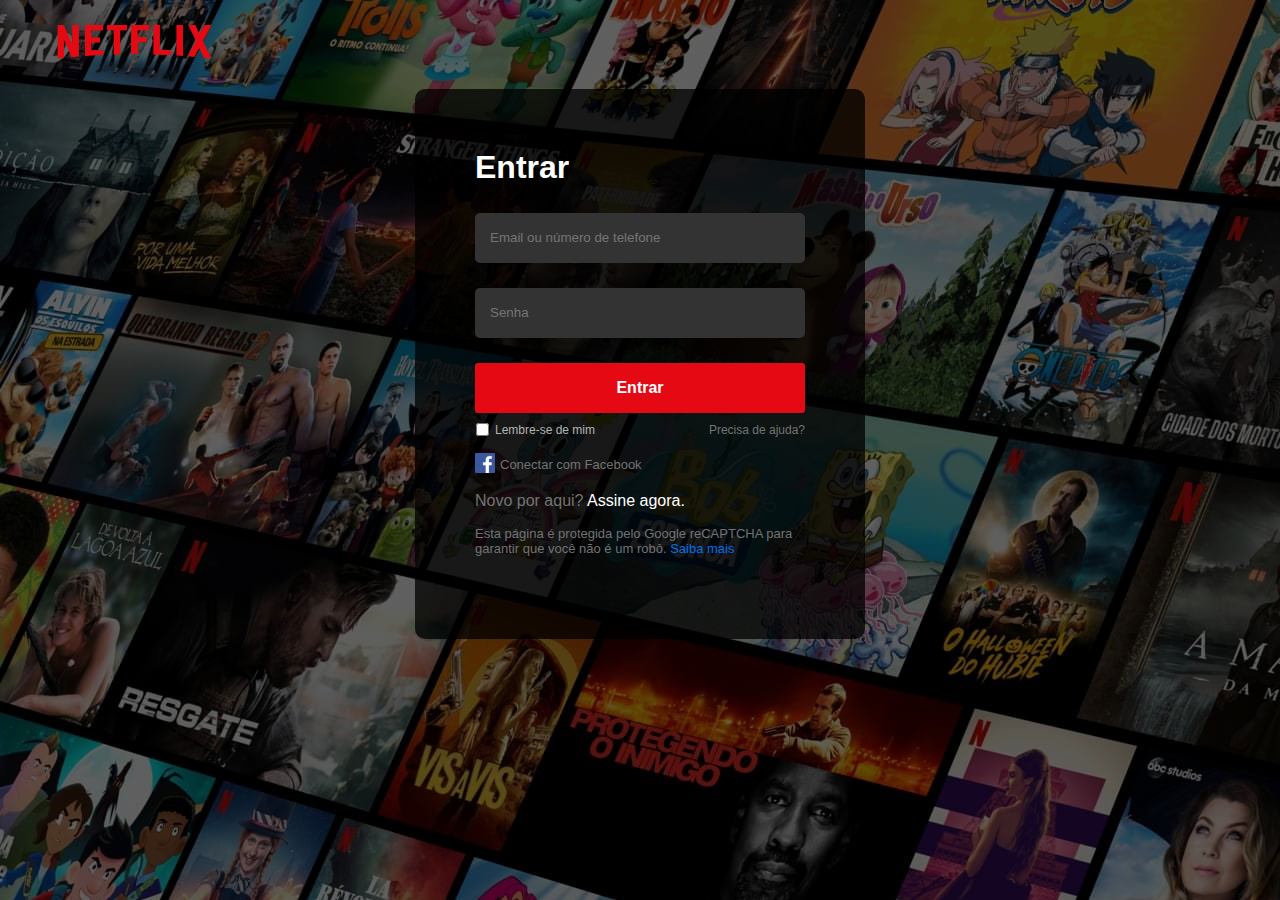
<file: NetflixLogin/index.html>
<!DOCTYPE html>
<html lang="pt-br">
  <head>
    <meta charset="UTF-8" />
    <meta http-equiv="X-UA-Compatible" content="IE=edge" />
    <meta name="viewport" content="width=device-width, initial-scale=1.0" />
    <link rel="stylesheet" href="assets/css/style.css" />
    <link rel="icon" href="/netflix_logo_icon_170919.png" />
    <title>NETFLIX</title>
  </head>

  <body>
    <div class="header">
      <div class="logo">
        <a href="#">
          <img src="assets/css/img/netflixlogo.png" alt="" />
        </a>
      </div>
    </div>

    <div class="login_body">
      <div class="login_box">
        <h2>Entrar</h2>
        <form>
          <div class="input_box">
            <input
              required
              type="email"
              placeholder="Email ou número de telefone"
            />
          </div>

          <div class="input_box">
            <input required type="password" placeholder="Senha" />
          </div>

          <div>
            <button class="submit">Entrar</button>
          </div>
        </form>

        <div class="support">
          <div class="remember">
            <span
              ><input
                type="checkbox"
                style="margin: 0; padding: 0; height: 13px"
            /></span>
            <span>Lembre-se de mim</span>
          </div>
          <div class="help">
            <a href="#"> Precisa de ajuda? </a>
          </div>
        </div>

        <div class="login_footer">
          <div class="login_facebook">
            <span
              ><img
                height="20px"
                src="assets/css/img/Facebook_logo.png"
                alt="facebook"
            /></span>
            <span><a href="#">Conectar com Facebook</a></span>
          </div>

          <div class="sign_up">
            <p>Novo por aqui? <a href="#">Assine agora.</a></p>
          </div>

          <div class="terms">
            <p>
              Esta página é protegida pelo Google reCAPTCHA para garantir que
              você não é um robô. <a href="#">Saiba mais</a>
            </p>
          </div>
        </div>
      </div>
    </div>
  </body>
</html>
</file>
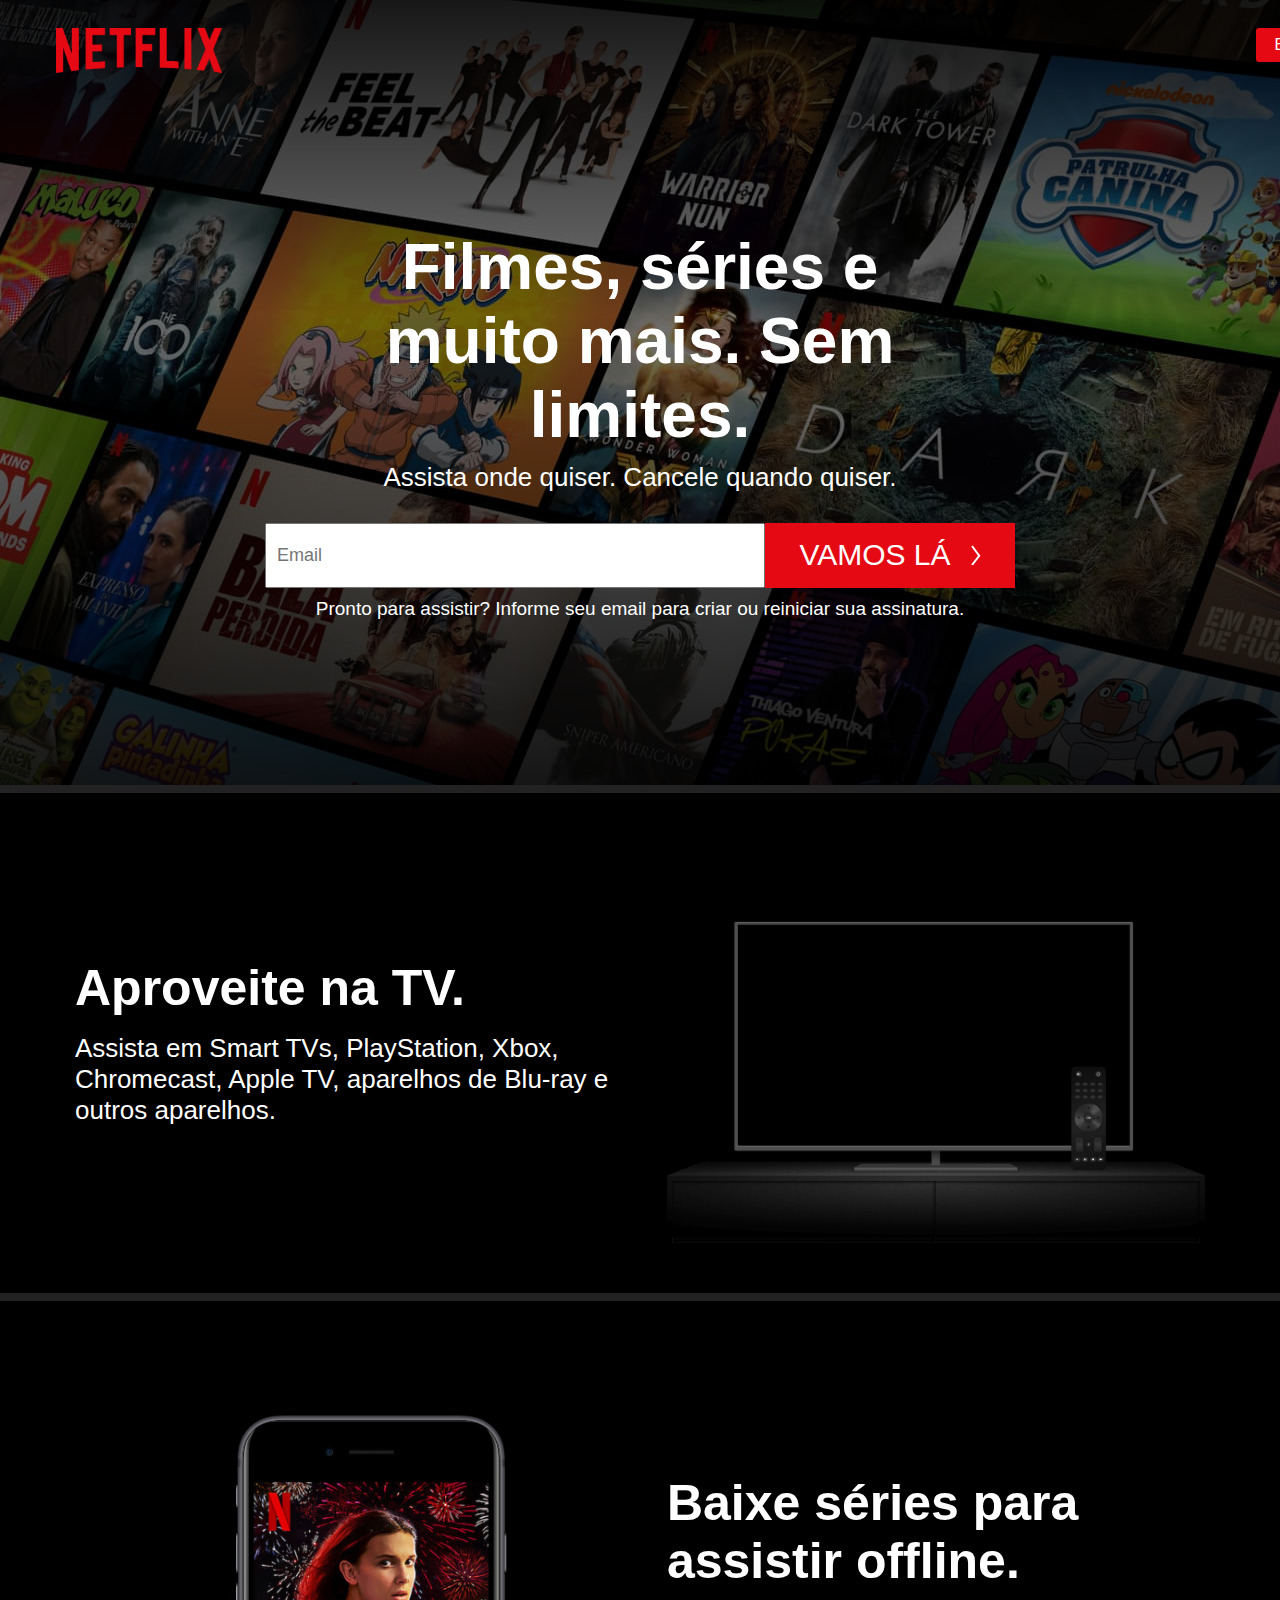
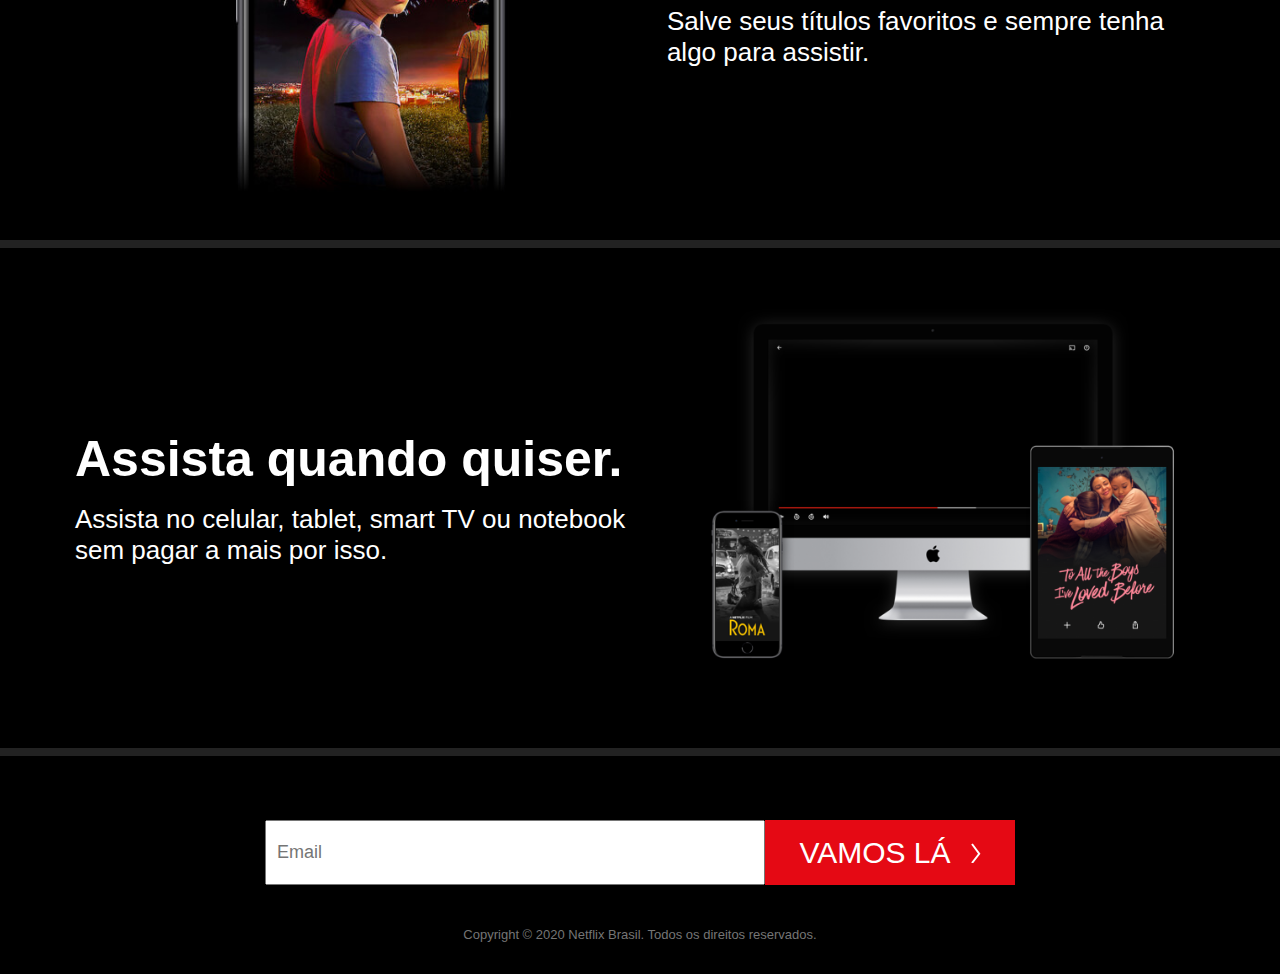
<file: netflixLogout/indexLogout.html>
<!DOCTYPE html>
<html lang="en">
  <head>
    <meta charset="UTF-8" />
    <meta name="viewport" content="width=device-width, initial-scale=1.0" />
    <title>NETFLIX</title>
    <link rel="stylesheet" href="css/style.css" />
    <link rel="shortcut icon" href="/netflix_logo_icon_170919.png" />
  </head>
  <body>
    <header class="header">
      <img src="img/netflix.svg" alt="Netflix" draggable="false" />
      <a href="#">Entrar</a>
    </header>
    <main class="main">
      <div class="main-child">
        <h1>Filmes, séries e muito mais. Sem limites.</h1>
        <span>Assista onde quiser. Cancele quando quiser.</span>
        <form class="form-cta">
          <input type="text" placeholder="Email" />
          <button>Vamos lá</button>
        </form>
        <p>
          Pronto para assistir? Informe seu email para criar ou reiniciar sua
          assinatura.
        </p>
      </div>
      <div class="gradient"></div>
    </main>
    <section class="section">
      <div class="container">
        <div class="grid">
          <div>
            <h1>Aproveite na TV.</h1>
            <p>
              Assista em Smart TVs, PlayStation, Xbox, Chromecast, Apple TV,
              aparelhos de Blu-ray e outros aparelhos.
            </p>
          </div>
          <div class="img-tv">
            <img src="img/tv.png" alt="TV" />
            <video class="video-tv" autoplay playsinline muted loop>
              <source
                src="https://assets.nflxext.com/ffe/siteui/acquisition/ourStory/fuji/desktop/video-tv-0819.m4v"
                type="video/mp4"
              />
            </video>
          </div>
        </div>
      </div>
    </section>
    <section class="download section">
      <div class="container">
        <div class="grid">
          <div>
            <h1>Baixe séries para assistir offline.</h1>
            <p>
              Salve seus títulos favoritos e sempre tenha algo para assistir.
            </p>
          </div>
          <div class="img-tv">
            <img src="img/el.jpg" alt="El" />
          </div>
        </div>
      </div>
    </section>
    <section class="device-pile section">
      <div class="container">
        <div class="grid">
          <div>
            <h1>Assista quando quiser.</h1>
            <p>
              Assista no celular, tablet, smart TV ou notebook sem pagar a mais
              por isso.
            </p>
          </div>
          <div class="img-tv">
            <img src="img/device-pile.png" alt="Device Pile" />
            <video class="video-tv" autoplay playsinline muted loop>
              <source
                src="https://assets.nflxext.com/ffe/siteui/acquisition/ourStory/fuji/desktop/video-devices.m4v"
                type="video/mp4"
              />
            </video>
          </div>
        </div>
      </div>
    </section>

    <footer class="footer">
      <form class="form-cta">
        <input type="text" placeholder="Email" />
        <button>Vamos lá</button>
      </form>
      <p>Copyright © 2020 Netflix Brasil. Todos os direitos reservados.</p>
    </footer>
  </body>
</html>
</file>
<file: style.css>
@import url('https://fonts.googleapis.com/css2?family=Playfair+Display:ital,wght@0,400;0,500;0,600;0,700;0,800;0,900;1,400;1,500;1,600;1,700;1,800;1,900&family=Roboto:ital,wght@0,100;0,300;0,400;0,500;0,700;0,900;1,100;1,300;1,400;1,500;1,700;1,900&display=swap');

body{ 
    font-family: 'Roboto', sans-serif;
    font-weight: 400;
    font-style: normal;
    font-size: 16px;
    line-height: 1.5;
    padding: 0;
    margin: 0;
    color: #d1d0cf;
    background: #141414;
}
.container-fluid{
    padding: 0 100px;
}
header#main-header{
    position: fixed;
    left: 0;
    right: 0;
    text-align: center;
    z-index: 99;
    background: rgba(20, 20, 20, 0.5) !important;
    backdrop-filter: blur(10px);
}
header .navbar-light .navbar-brand img.logo{
    width: 160px;
}
header .navbar .menu-header-menu-container, header .navbar .menu-main-menu-container{
    display: inline-block;
    width: 100%;
}
a{
    color: #d1d0cf;
    text-decoration: none;
    outline: medium none;
    transition: all 0.5s ease-out 0s;
}
header .navbar ul.navbar-nav{
    display: block;
    text-align: center;
}
header .navbar ul li{
    list-style: none;
    margin-right: 18px;
    position: relative;
    transition: all 0.3s ease-in-out;
    display: inline-block;
}
header .navbar ul li.menu-item a{
    font-size: 16px;
    font-weight: 400;
    position: relative;
    padding: 0 0 0 10px;
    line-height: 70px;
    z-index: 9;
    text-decoration: none;
    transition: all 0.3s ease-in-out;
    text-transform: uppercase;
}
header .navbar ul li.menu-item a:hover{
    color: #e50914 !important;
}
.navbar ul li:hover > .sub-menu{
    display: block !important;
    animation: fade-in 0.5s cubic-bezier(0.39,0.575,0.565,1) both;
}
.navbar ul li:hover .sub-menu{
    display: block;
    padding: 15px 0;
    background: #141414;
    position: absolute;
    top: 100%;
    left: 0;
    padding-left: 0;
    display: inline-block;
    min-width: 256px;
    box-shadow: 0 1px 30px 0 rgb(36 38 43 / 10%);
}
.navbar ul li .sub-menu li>.sub-menu{
    display: none;
}
.navbar .navbar-nav li:last-child .sub-menu li:hover>.sub-menu, .navbar .navbar-nav li:nth-last-child(2) .sub-menu li:hover > .sub-menu{
    left: auto;
    right: 100%;
    top: -15px;
}
.navbar ul li:last-child{
    margin-right: 0;
}
.navbar ul.navbar-nav>li.menu-item:hover > a, .navbar ul.navbar-nav > li.menu-item:hover>i{
    color: #e50914;
}

.navbar ul.navbar-nav>li.menu-item>a{
    text-transform: uppercase;
}
.navbar ul.navbar-nav>li:hover > a{
    font-weight: 600;
}

.navbar ul li.menu-item a{
    font-size: 16px;
    font-weight: 400;
    position: relative;
    padding: 0 0 0 10px;
    line-height: 70px;
    z-index: 9;
    text-decoration: none;
    transition: all 0.3s ease-in-out;
    text-transform: capitalize;
}
.navbar ul li .sub-menu{
    display: none;
}
.navbar ul li .sub-menu li{
    margin-right: 0;
    padding: 0 15px;
}
.navbar ul.sub-menu li{
    display: block;
    text-align: left;
}
.navbar ul li{
    list-style: none;
    margin-right: 18px;
    position: relative;
    transition: all 0.3s ease-in-out;
    display: inline-block;
}

.menu-sticky .navbar ul li .sub-menu > li a{
    line-height: 1em;
}

.navbar ul li .sub-menu li > a{
    font-size: 14px;
    border-radius: 0;
    display: inline-block;
    width: 100%;
    line-height: 1em;
    padding: 15px;
    color: #d1d0cf;
    position: relative;
    overflow: hidden;
}

.navbar ul li.menu-item a{
    font-size: 16px;
    font-weight: 400;
    position: relative;
    padding: 0 0 0 10px;
    line-height: 70px;
    position: relative;
    z-index: 9;
    text-decoration: none;
    transition: all 0.3s ease-in-out;
    text-transform: capitalize;
}
.navbar ul li .sub-menu li>a::before{
    position: absolute;
    content: "";
    background: #e50914;
    top: 0;
    bottom: 0;
    left: 0;
    right: 0;
    width: 4px;
    opacity: 0;
    transform: translate3d(-100%,0,0);
    transition: all 0.5s ease-in-out;
}

header .navbar ul li .sub-menu li.current-menu-parent>a::after, 
header .navbar ul li .sub-menu li .sub-menu li.menu-item.current-menu-item>a::after,
header .navbar ul li .sub-menu li .sub-menu li.menu-item:hover>a::after{
    opacity: 1;
    transform: translate3d(0,0,0);
    transition: all 0.5s ease-in-out;
}

header .navbar ul li .sub-menu li:hover>a::after{
    opacity: 1;
    transform: translate3d(0,0,0);
    transition: all 0.5s ease-in-out;
}
.navbar ul li .sub-menu li >a::after{
    position: absolute;
    content: "";
    background: linear-gradient(270deg, rgba(11,1,2,0) 0% , rgba(255,55,65,0.3) 100%);
    top: 0;
    bottom: 0;
    left: 0;
    right: 0;
    transform: translate3d(-100%,0,0);
    transition: all 0.5s ease-in-out;
    z-index: -1;
    opacity: 0;
}

header .navbar ul li .sub-menu li:hover>a::before{
    opacity: 1;
    transform: translate3d(0,0,0);
    transition: all .5s ease-in-out;
}
.nav-open .nav-overlay{
    visibility: visible;
    transition: 0.3s;
}

.nav-overlay{
    left: 0;
    right: 0;
    top: 0;
    bottom: 0;
    opacity: 0;
    z-index: 900;
    display: block;
    width: 100%;
    position: fixed;
    visibility: hidden;
    background: rgba(0, 0, 0, 0.6);
    transition: 0.3s;
}
.more-toggle{
    color: #fff !important;
    font-size: 22px;
}

.dropdown-toggle.more-toggle::after{
    content: none;
}
.mobile-more-menu{
    display: none;
}
.more-menu{
    position: absolute;
    top: 50px;
    left: auto;
    right: 0;
    min-width: 18rem;
    padding: 0.35rem 0.5rem;
    margin: 0;
    opacity: 0;
    transform: translate(0,70px);
    transition: all 0.3s ease-out 0s;
    background: #191919;
    box-shadow: 0px 3px 10px rgba(0, 0, 0, 0.75);
    visibility: hidden;
    z-index: 999;
}
.more-menu.show{
    opacity: 1;
    transform: translate(0,0);
    visibility: visible;
}

header .navbar ul li:last-child{
    margin-right: 0;
}

.nav-item span.dots{
    height: 10px;
    width: 10px;
    font-size: 0;
    text-align: center;
    padding: 0;
    position: absolute;
    top: 3px;
    right: 12px;
    border-radius: 50%;
}
.menu-right .nav-items span.dots{
    right: 0;
}

.navbar-right li .iq-sub-dropdown .iq-sub-card{
    position: relative;
    font-size: inherit;
    padding: 15px 15px;
    line-height: normal;
    color: inherit;
    text-align: left;
    display: inline-block;
    width: 100%;
    border: 1px solid;
    border-image-slice: 1;
    border-width: 0 0 1px 0;
    border-image-source: linear-gradient(to right, rgba(209,208,207,0.6), rgba(209,208,207,0.3), rgba(209,208,207,0));
}
.iq-sub-card.setting-dropdown{
    padding: 15px 15px 15px 0 !important;

}

.navbar-right li .iq-sub-dropdown a.iq-sub-card:last-child{
    border-bottom: 0;
}
.notify-bg{
    overflow: hidden;
    z-index: 99;
}

.notify-bg::before{
    content: "";
    display: block;
    position: absolute;
    background: rgba(255, 255, 255, 0.5);
    width: 70px;
    height: 100%;
    left: 0;
    top: 0;
    opacity: 0.5;
    filter: blur(30px);
    transform: translateX(-100px) skewX(-30deg);
    animation: noti-before-animation 2s infinite 2s;
}

.notify-bg::after{
    content: "";
    display: block;
    position: absolute;
    background: rgba(255, 255, 255, 0.2);
    width: 30px;
    height: 100%;
    left: 30px;
    top: 0;
    opacity: 0;
    filter: blur(5px);
    transform: translateX(-100px) skewX(-30deg);
    animation: noti-after-animation 2s infinite 2s;
}

.navbar-right .iq-sub-dropdown .iq-card-body div{
    border-radius: 0;
}

.navbar-right .iq-show .iq-sub-dropdown,  .iq-show .search-box{
    opacity: 1;
    visibility: visible;
    transform: translate(0,0);
}

.navbar-right .iq-sub-dropdown{
    width: 300px;
    opacity: 0;
    visibility: hidden;
    position: absolute;
    top: 100%;
    right: 15px;
    background: #191919;
    transform: translate(0,70px);
    transition: all 0.3s;
    padding: 0;
    box-shadow: 0 0 20px 0 rgba(0, 0, 0, 0.5);
    transition: all 0.3s ease-out 0s;
    z-index: 1;
}
.navbar-light .navbar-toggler-icon{
    background: url(images/menu.png) no-repeat scroll center center;
}
.search-toggle:hover, header .navbar ul li.menu-item a:hover{
    color: #e50914 !important;
}

.search-wrapper{
    position: relative;
    display: inline-block;
    height: 36px;
    vertical-align: bottom;
}
.searchbutton{
    position: absolute;
    font-size: 22px ;
    width: 100%;
    margin: 0;
    padding: 0;
    right: 16px;
    color: #d1d0cf;
}

.search:focus+.searchbutton{
    transition-duration: 0.4s;
    color: #e50914;
}
.search:hover+.searchbutton{
    color: #fff;
}

.search{
    position: absolute;
    left: 49px;
    background-color: transparent;
    outline: none;
    border: none;
    border-bottom: 1px solid transparent;
    padding: 0 0 0 16px;
    width: 0;
    height: 100%;
    z-index: 10;
    color: #fff;
    transition-duration: 0.4s;
}

.search:focus, .search:hover{
    width: 350px;
    padding: 0;
    border-color: #d1d0cf;
}
.expandright{
    left: auto;
    right: -6px;
    bottom: -2px;
}
.search::placeholder{
    color: #fff !important;
}

.noti-svg{
    animation: notify 1.5s ease infinite;
    fill: #d1d0cf;
}

.noti-svg:hover{
    fill: #e50914;
}

.search-box{
    position: absolute;
    left: 0;
    right: 0;
    top: 46px;
    min-width: 25rem;
    width: 100%;
    z-index: -1;
    opacity: 0;
    transform: translate(0,70px);
    transition: all 0.3s ease-out 0s;
    box-shadow:  0 0 20px 0 rgba(0, 0, 0, 0.15);
}

.search-toggle{
    padding: 0 !important;
}

.iq-search-bar .search-input{
    width: 100%;
    height: 40px;
    padding: 5px 15px 5px 40px;
    border: none;
    border-radius: 0;
    color: #fff;
    background: #191919 ;
}

.iq-search-bar .searchbox .search-link{
    position: absolute;
    left: 15px;
    top: 6px;
    font-size: 16px;
}

input,input[type="search"]{
    width: 100%;
    padding: 0px 15px;
    height: 48px;
    line-height: 48px;
    background: #141414;
    border: 1px solid #404043;
    border-radius: 0;
    color: #d1d0cf;
    transition: all 0.5s ease-in-out;
}

input:focus , input[type="search"]:focus{
    border-color: #e50914;
    box-shadow: none;
    outline: none;
}

.user-m{
    height: 40px;
    width: 40px;
    min-width: 40px;
    line-height: 40px;
    font-size: 0.6rem;
}

h1,h2,h3,h4,h5,h6{
    font-weight: 500;
    margin: 0;
    line-height: 1.2;
    color: #fff;
}
h1 a, h2 a, h3 a, h4 a,h5 a,h6 a{
    color: inherit;
}

.font-size-12{
    font-size: 12px;
}
h6 .h6{
    font-size: 1.0em;
}

a.text-primary:focus, a.text-primary:hover{
    color: #e50914 !important;
}

.text-primary{
    color: #e50914 !important;
}
header#main-header.menu-sticky{
    position: fixed;
    top: 0;
    width: 100%;
    background: rgba(20, 20, 20, 0.5) !important;
    box-shadow: 0 0 30px 0 rgba(0, 0, 0, 0.4);
    z-index: 1;
}


/* *********** Responsiveness of header ************** */
@media (min-width : 1300px){
    .container{
        max-width: 1170px;
    }
}
@media (min-width : 1499px){
    .container{
        max-width: 1266px;

    }
}

@media only screen and (min-width:1200px ) and (max-width : 1366px){
    .search:focus , .search:hover{
        width: 220px !important;
    }
}

@media (min-width:992px){
    .search-box{
        left: auto !important;
        right: 0 !important;
    }
}
@media (max-width:991px){
    header .navbar-light .navbar-brand img.logo{
        width: 100px;
    }
    .navbar-collapse{
        position: fixed;
        top: 0;
        left: 0;
        padding-bottom: 15px;
        width: 260px;
        height: 100vh;
        background: #191919;
        padding-top: 40px;
        box-shadow: 0 2px 5px 0 rgba(0, 0, 0,0.2);
    }
    .vertical_s{
        position: static;
    }
    .navbar-collapse.collapsing{
        height: auto;
        transition: left 0.3s ease;
        left: -100%;
    }
    .navbar-collapse.show{
        left: -15px;
        transition: left 0.3s ease-in;
        z-index: 999;
    }
    header .navbar ul li.menu-item a{
        line-height: 10px;
        float: left;
        width: 100%;
        text-align: left;
        padding: 10px 30px;
        color: #fff;
    }
    .mobile-more-menu{
        display: block;
    }
    .menu-right{
        display: none;
    }
    .navbar-brand{
        padding: 0;
        margin-right: 0;
    }
    .more-menu .iq-sub-dropdown{
        width: 90%;
        margin: 0 auto;
        left: 0;
        right: 0;
        top: 60px;
    }

    .mobile-more-menu .iq-user-dropdown img{
        width: 40px;
    }
    .iq-search-bar .search-input{
        background: #141414;
        color: #d1d0cf;
        box-shadow: 0 3px 10px rgba(0, 0, 0, 0.75);
    }
    .navbar-right li{
        position: static !important;
    }
    .container-fluid{
        padding-left: 30px;
        padding-right: 30px;
    }
    .main-header{
        padding: 10px 0;
    }
    .search-box{
        min-width: 16.2rem;
        top: 55px;
    }
    header .navbar ul li{
        display: block;
    }
}
@media (min-width : 576px){
    .iq-search-bar a.search-toggle{
        display: none;
    }
}

@media (min-width : 1499px){
    .container{
        max-width: 1200px;
    }
}

@media (max-width : 479px){
    header .navbar ul li.list-inline-item a{
        padding-left: 20px;
        padding-right: 20px;
    }
    header .navbar .iq-usermenu-dropdown>ul>li{
        position: static;
    }
    .search-box{
        left: 0;
        right: 0;
        min-width: 100%;
        width: 100%;
    }
    header .iq-usermenu-dropdown .iq-sub-dropdown{
        width: 250px;
    }
}

/* header menu responsiveness  */
@media screen and (min-width : 1200px){
    header .navbar ul li .sub-menu li a, header.menu-sticky .navbar ul li .sub-menu li a{
        white-space: nowrap;
    }
}
@media screen and (max-width : 4000px) and (min-width : 1200px){
    .navbar ul li:hover a, .navbar ul li:hover i{
        color: #e50914;
        text-decoration: none;
    }
}
@media (max-width :991px){
    .navbar ul.navbar-nav{
        overflow-y: scroll;
        overflow-x: hidden;
        max-height: 350px;
        display: inline-block;
        width: 100%;
    }
    .navbar ul{
        width: 100%;
        background: #191919;
    }
    header .navbar ul li a, header .navbar ul li.menu-item a{
        padding: 15px;
        z-index: inherit;
        text-align: left;
        font-weight: normal;
    }
    header .navbar ul li.menu-item a{
        line-height: 10px;
        float: left;
        width: 100%;
        text-align: left;
        padding: 10px 30px;
        color: #fff;
    }
    header .navbar ul li:hover .sub-menu{
        box-shadow: none;
    }
    header .navbar ul li .sub-menu, header .navbar ul li:hover .sub-menu{
        display: none;
        position: relative;
        top: 0;
        width: 100%;
        padding: 0;
        z-index: 9;
    }
    header .navbar ul li .sub-menu li .sub-menu li.menu-item a{
        background: transparent;
    }
    .navbar .navbar-nav li:last-child .sub-menu li:hover>.sub-menu, .navbar .navbar-nav li:nth-last-child(2) .sub-menu li:hover >.sub-menu{
        left: auto;
        right: 0;
        top: 0;
    }
}

/* ******************** slider main **************** */
.iq-main-slider{
    position: relative;
}

#home-slider ul.slick-dots{
    bottom: 30px;
}

#home-slider .slick-dots li{
    height: auto;
    width: auto;
}
#home-slider .slick-dots li button{
    height: 2px;
    width: 30px;
    background: rgba(229, 9, 20, 0.4);
    padding: 0;
}

#home-slider .slick-dots li.slick-active button{
    background: #e50914;
}

#home-slider li {
    position: relative;
}
.slider-description{
    position: absolute;
    top: 15%;
    left: 80px;
}
#home-slider h1.slider-text{
    font-size: 80px;
    margin: 15px 0;
}
#home-slider p{
    margin: 20px 0;
    width: 600px;
    overflow: hidden;
    text-overflow: ellipsis;
    display: -webkit-box;
    -webkit-line-clamp: 3;
    -webkit-box-orient: vertical;
}

#home-slider .slick-bg{
    padding: 130px 0 50px;
    width: 100%;
    background-size: cover;
    background-position: center center;
    background-repeat: no-repeat;
    height: 100vh;
    position: relative;
    z-index: 1;
}
#home-slider .slick-bg.s-bg-1{
    background-image: url(images/slider/slider1.jpg);
}
#home-slider .slick-bg.s-bg-2{
    background-image: url(images/slider/slider2.jpg);
}
#home-slider .slick-bg.s-bg-3{
    background-image: url(images/slider/slider3.jpg);
}

.slick-bg::before{
    content: "";
    position: absolute;
    top: 0;
    left: 0;
    height: 100%;
    background: linear-gradient(90deg, rgba(0,0,0,1) 0%, rgba(20,20,20,1) 35%, rgba(83,100,141,0) 100%);
    width: 100%;
    z-index: -1;
}
.trailor-video{
    position: absolute;
    bottom: 0;
    right: 0;
    z-index: 999;
    text-align: center;
}
.channel-name{
    color: #e50914;
    font-size: 20px;
    margin-left: 10px;
    letter-spacing: 2.5px;
    font-weight: 500;
}
.c-logo{
    width: 130px;
}

.channel-logo{
    border-left: 5px solid #e50914;
    background: transparent linear-gradient(270deg, rgba(11,1,2,0) 0%, rgba(255,55,65,0.3) 100%);
    padding: 10px 10px 10px 15px;
    width: 255px;
    position: relative;
    overflow : hidden;
}

.playbtn{
    display: inline-block;
}
.playbtn img{
    display: inline-block;
    width: 50px;
    filter: invert(1);
}
.playbtn img:hover{
    background: #e50914;
    border-radius: 50%;
    filter: invert(0);
}
.w-trailor{
    font-size: 17px;
    letter-spacing: 3.5px;
    font-weight: 600;
    color: #fff;
    margin-left: 5px;

}
.slider-inner{
    position: relative;
    overflow: hidden;
    width: 100%;
}
.big-title{
   font-family: 'Playfair Display', serif;
   background: url(images/texure.jpg);
   background-repeat: repeat-x;
   background-position: 100% 100%;
   color: transparent;
   background-clip: text;
   -webkit-font-smoothing : antialiased;
   -webkit-background-clip: text;
   -webkit-text-fill-color: transparent;
}

.slick-track{
    margin: unset !important;
}
h1, .h1{
    font-size: 3.052em;
}
h2, .h2{
    font-size: 2.300em;
}
h3, .h3{
    font-size: 1.953em;
}
h4, .h4{
    font-size: 1.400em;
}
h5, .h5{
    font-size: 1.300em;
}
h6, .h6{
    font-size: 1.0em;
}
.slider-ratting ul li{
    margin-right: 5px;
}
.text-white{
    color: #fff !important;
}
.text-body{
    color: #d1d0cf !important;
}

.text-primary{
    color: #e50914 !important;
}

.iq-button.btn{
    padding: 12px 14px;
    text-transform: uppercase;
    letter-spacing: 1.5px;
}
.btn{
    outline: medium none;
    padding: 9px 30px;
    position: relative;
    display: inline-block;
    border-radius: 0 !important;
    cursor: pointer;
    z-index: 4;
    transition: all 0.5s ease-out 0s;
}
.btn-hover{
    background: #bf000a;
    border: 1px solid #bf000a;
    color: #fff;
    transition:color 0.3s ease;
    display: inline-block;
    vertical-align: middle;
    transform: perspective(1px) translateZ(0);
    box-shadow: 0 0 1px rgba(0,0,0,0);
    position: relative;
    border-radius: 5px;

}

.btn-hover::before{
    content: "";
    position: absolute;
    z-index: -1;
    top: 0;
    bottom: 0;
    left: 0;
    right: 0;
    background: #e50914;
    border: 1px solid #e50914;
    transform: scaleX(1);
    transform-origin: 50%;
    transition: transform 0.3s ease-out;

}
.btn-hover:hover, .btn-hover:focus, .btn-hover:active{
    color: #fff;
}
.btn-hover:focus{
    box-shadow: none !important;
}

.btn-hover:hover::before, .btn-hover:focus::before, .btn-hover:active::before{
    transform: scaleX(0);
}

.btn-link{
    background: transparent;
    color: #fff;
}
.btn-link:hover{
    color: #e50914;
    text-decoration: none;
}

a:hover{
    text-decoration: none;
}
a.text-primary:focus, a.text-primary:hover{
    color: #e50914 !important;
}
.w-trailor:hover{
    transition: all 0.5s ease;
    color: #e50914;
}
/* responsiveness *********************** */

@media (min-width : 1499px){
    #home-slider h1.slider-text{
        margin: 25px 0 0;
    }
    #home-slider p{
        margin: 32px 0px;
    }
}
@media (max-width : 1199px){
    #home-slider .slick-bg{
        height: 100%;
    }
}
@media (max-width : 991px){
    .hover-buttons .btn{
        font-size: 10px;
    }
    #home-slider .slick-bg{
        padding: 50px 0;
    }

    .r-mb-23{
        margin-bottom: 23px;
    }

    .trailor-video{
        display: none;
    }
    #home-slider h1.slider-text{
        font-size: 35px;
    }
    .iq-main-slider{
        padding-top: 60px !important;
    }
}

@media (max-width : 767px){
    #home-slider h1.slider-text{
        line-height: 62px;
        margin: 0;
    }
    #home-slider p{
        margin: 22px 0; 
    }

    .iq-main-header{
        margin-bottom: 10px;
    }
    .main-content{
        padding-top: 25px;
    }
    #home-slider p{
        width: 100%;
    }
    .slick-bg::before{
        background: linear-gradient(-360deg, rgba(0,0,0,1) 0%, rgba(20,20,20,1) 40%,
         rgba(83,100,141,0) 100%);

    }
    .play-button i{
        font-size: 16px;
    }
    .play-button::after, .play-button::before{
        width: 40px;
        height: 40px;
    }
}

/* ******************************** */
.main-content{
    padding-top: 40px;
}

.iq-main-header{
    margin-bottom: 20px;
}
.main-title a:hover , .main-title a:focus{
    color: #e50914 !important;
}
.iq-view-all:hover{
    color: #bf000a;
}
.favorites-slider .slick-list{
    overflow: visible;
    padding-bottom: 40px !important;
}

.favorites-slider li.slide-item{
    float: left;
    width: 25%;
}

li.slide-item{
    position: relative;
    padding: 0px 15px;
}

li.slide-item .block-images{
    position: relative;
    width: 100%;
    transition: all 0.45s ease 0s;
    overflow: hidden;
    backface-visibility: hidden;
    transform: translate3d(0,0,0);
    transition: all 0.6s ease 0s;
}
li.slide-item:hover .block-images{
    overflow: visible;
    border-left: 5px solid #e50914;
}

li.slide-item:hover .block-images .img-box{
    position: relative;
}
.favorites-slider .slick-list{
    overflow: visible;
}
li.slide-item:hover .block-images{
    z-index: 99;
    transform: scale3d(1.1,1.1,1) translate3d(0,0,0) perspective(500px);
    transform-origin: 50% 50%;
    transition: all 0.6s ease 0s;
    box-shadow: 0 0 12px rgba(0, 0, 0, 0.9);
}
.block-social-info{
    position: absolute;
    top: 0;
    left: auto;
    bottom: 0;
    right: 25px;
    z-index: 999;
    display: flex;
    align-items: center;
    opacity: 0;
}
.block-description{
    position: absolute;
    left: 25px;
    top: 0;
    bottom: 0;
    z-index: 999;
    display: flex;
    justify-content: center;
    flex-direction: column;
}

.block-description>h6{
    font-size: 1.5em;
}
.block-description .iq-title{
    font-size: 18px;
    color: #fff;
    text-transform: capitalize;
    font-weight: 600;
}
.music-play-lists li{
    position: relative;
    height: 30px;
    width: 30px;
    line-height: 35px;
    text-align: center;
    background: rgba(255, 255, 255, 0.3);
    border-radius: 50%;
    margin: 0 auto 7px;
    display: flex;
    align-items: center;
}
.music-play-lists span{
    position: relative;
    display: block;
    height: 20px;
    width: 20px;
    line-height: 26px;
    font-size: 12px;
    text-align: center;
    background: #fff;
    color: #e50914;
    border-radius: 50%;
    margin: 0 auto;
    display: flex;
    align-items: center;
    justify-content: center;
    transition: all 0.45s ease 0s;
    cursor: pointer;
}
.music-play-lists .count-box{
    height: 15px !important;
    width: 15px !important;
    line-height: 15px !important;
    font-size: 8px !important;
    background: #e50914 !important;
    color: #fff !important;
    position: absolute;
    right: 0;
    top: 0;
    padding: 0;
    text-align: center !important;
}

.music-play-lists li:hover span{
    background: #e50914;
    color: #fff;
    transition: all 0.45s ease 0s;

}

.text-white{
    font-size: 14px;
}

li.slide-item .block-images::before{
    position: absolute;
    content: "";
    top: 0;
    bottom: 0;
    left: 0;
    right: 0;
    background: rgba(0, 0, 0, 0.8);
    width: 100%;
    height: 100%;
    opacity: 0;
}

li.slide-item:hover .block-images::before{
    opacity: 1;
    z-index: 9;
}
li.slide-item:hover .block-description{
    animation: fadeIn 0.6s ease-in-out;
    opacity: 1;
}
li.slide-item:hover .block-social-info{
    animation: fadeIn 0.6s ease-in-out;
    opacity: 1;
}

.hover-buttons .btn{
    padding: 5px 15px;
    font-size: 12px;
}
li.slide-item.slick-current:hover .block-images{
    transform: scale3d(1.1,1.1,1) translate3d(6%,0,0) perspective(500px) ;
}
li.slide-item .block-images::after{
    position: absolute;
    content: "";
    top: 0;
    bottom: 0;
    left: 0;
    right: 0;
    background: linear-gradient(90deg, rgba(0,0,0,0.8) 0%, rgba(20,20,20,0.4) 50%, rgba(83,100,141,0) 100%);
    transition: all 0.6s ease 0s;
}
small, .text-small, span{
    font-size: 14px;
}

a:focus, a:hover{
    color: #e50914;
    outline: none;
}

li.slide-item{
    position: relative;
    padding: 0px 10px;
}

.iq-button.btn{
    padding: 7px 14px;
    text-transform: uppercase;
    letter-spacing: 1.5px;
}
.block-images .hover-buttons{
    margin-top: 5px;
}

.block-social-info .music-play-lists li {
    width: 40px;
    height: 40px;
}

.block-social-info .music-play-lists span{
    width: 30px;
    height: 30px;
}
.block-social-info .music-play-lists span i{
    font-size: 15px;
}

.overflow-hidden{
    overflow: hidden;
}
.share{
    position: relative;
}

.share-box{
    box-shadow: 0px 3px 10px rgba(0, 0, 0, 0.75);
    display: none;
    position: absolute;
    width: 105px;
    top: 3px;
    right: 40px;
    left: auto;
    background-color: #191919;
    padding: 0 10px;
    border-radius: 0;
    text-align: center;
    z-index: 2;
    animation: side-in 0.5s forwards;
    margin-bottom: 10px;
    transition: all 0.45s ease 0s;
}

.share:hover .share-box{
    display: inline-block;
}
.share-box a{
    background: transparent !important;
    color: #d7d3f8 !important;
    margin-right: 15px;

}
.share-box i{
    font-size: 15px !important;
}
.share-box a:hover{
    color: #bf000a !important;
}
.favorites-slider .slick-arrow{
    display: flex;
    text-align: center;
    justify-content: center;
    flex-direction: column;
    width: 35px;
    height: 60px;
}

.favorites-slider .slick-arrow i{
    display: flex;
    align-items: center;
    justify-content: center;
    width: 35px;
    height: 60px;
    text-align: center;
    opacity: 1;
    z-index: 9;
    top: 0;
    background: rgba(0, 0, 0, 0.5);
    margin: 0;
    line-height: 5px;
    box-shadow: 0 9px 19px #01041b0d;
    font-size: 0;
    transform: none;
    color: #fff;
    transition: all 0.4s ease-in-out 0s;
}
.favorites-slider .slick-arrow.slick-disabled{
    opacity: 0;
}
.favorites-slider .slick-prev{
    color: #fff;
    right: auto;
    left: 9px;
    z-index: 9;
    top: 90px;
}
.favorites-slider .slick-next{
    left: auto;
    color: #fff;
    right: 6px;
    z-index: 9;
    top: 90px;
}

.favorites-slider .slick-prev::before, .favorites-slider .slick-next::before{
    font-size: 0px;
}

.favorites-slider .slick-arrow i{
    font-size: 17px;
}


/* ****************** Responsiveness **************** */
@media (min-width : 1200px){
    li.slide-item.slick-active + li.slide-item.slick-active + li.slide-item.slick-active + li.slide-item.slick-active:hover .block-images{
        transform:  scale3d(1.1,1.1,1) translate3d(-6% , 0,0) perspective(500px);
    }  
}

@media (max-width : 1199px){
    li.slide-item.slick-active + li.slide-item.slick-active + li.slide-item.slick-active:hover .block-images{
        transform:  scale3d(1.1,1.1,1) translate3d(-6% , 0,0) perspective(500px);
    }
}

@media (max-width : 991px){
    li.slide-item .block-description .movie-time span, li.slide-item .block-description .ratting-start, .block-description .movie-content li{
        font-size: 10px;
    }
}
@media (max-width : 768px){
    li.slide-item .block-images::before{
        content: none;
    }
    li.slide-item.slick-current:hover .block-images, li.slide-item:hover .block-images, li.slide-item.slick-active + li.slide-item.slick-active + li.slide-item.slick-active + li.slide-item.slick-active:hover .block-images, li.slide-item.slick-active + li.slide-item.slick-active + li.slide-item.slick-active:hover .block-images{
        transform: none;
    } 
    .type{
        padding: 9px 10px;
        font-size: 13px;
    }
}

@media (max-width : 767px) {
    .main-title{
        font-size: 1em;
    }

    .slick-bg::before{
        background: linear-gradient(-360deg, rgba(0,0,0,1) 0% , rgba(20,20,20,1) 40% , rgba(83,100,141,0) 100%);

    }
    .favorites-slider .slick-arrow, .favorites-slider .slick-arrow:hover{
        background: none;
    }
    .favorites-slider .slick-prev{
        right: 37px;
    }

    .image-box img{
        display: block;
        margin-left: auto;
        margin-right: auto;
        width: 50%;
    }
}

/* ************************** */
.topten-contents{
    position: relative;
    overflow: hidden;
}
h1,h2,h3,h4,h5{
    font-size: 1.4em;
    font-weight: 500;
    margin: 0;
    line-height: 1.2;
    color: #fff;
}

h1 a, h2 a, h3 a , h4 a, h5 a, h6 a{
    color: inherit;
} 

#top-ten-slider-nav .slick-list{
    overflow: visible;
    padding-bottom: 40px !important;
}
#iq-topten .iq-title{
    position: absolute;
    left: 35px;
    top: 35px;
    z-index: 50;
    font-size: 28px;
    font-weight: 700;
}
#top-ten-slider .slick-bg .iq-title a{
    display: none;
}

.topten-title-sm{
    display: none;
}

.vertical_s{
    position: absolute;
    top: 95px;
    right: 0;
    bottom: 0;
    left: 35px;
    overflow: hidden;
}
#top-ten-slider-nav{
    width: 300px;
    height: 100%;
    position: relative;
}
#top-ten-slider-nav .slick-list.draggable{
    height: 100% !important; 
}
#top-ten-slider-nav .slick-prev, #top-ten-slider-nav .slick-next{
    left: 0;
    right: 0;
    margin: 0 auto;
}
#top-ten-slider-nav .NextArrow, #top-ten-slider-nav .PrevArrow{
    position: absolute;
    left: 0;
    right: 0;
    margin: 0 auto;
    z-index: 999;
    background: rgba(0, 0, 0, 0.5);
    border: none;
    outline: none;
    color: #fff;
    font-size: 30px;
    width: 60px;
    height: 35px;
}
#top-ten-slider .NextArrow, #top-ten-slider .PrevArrow{
    position: absolute;
    left: 0;
    right: 0;
    margin: 0 auto;
    z-index: 999;
    background: rgba(0, 0, 0, 0.5);
    border: none;
    color: #fff;
    font-size: 30px;
    width: 35px;
    height: 60px !important;
    outline: none;
}
#top-ten-slider-nav .NextArrow{
    bottom: 0;
}
#top-ten-slider-nav .PrevArrow{
    top: 0;
}

#top-ten-slider .NextArrow{
    right: 0;
    left: auto;
}
#top-ten-slider .PrevArrow{
    left: 0;
    right: auto;
}

/* we will see about arrow afterwards  */
#top-ten-slider-nav .slick-next::before, #top-ten-slider-nav .slick-prev::before, #top-ten-slider .slick-next::before , #top-ten-slider .slick-prev::before{
    display: none;
}
.slick-arrow{
    cursor: pointer;
}
ul#top-ten-slider .slick-bg::before{
    z-index: 0;
}
#top-ten-slider-nav .NextArrow:hover, #top-ten-slider-nav .NextArrow:focus{
    outline: none !important;
    border:  none !important;
}
#top-ten-slider-nav .PrevArrow:hover, #top-ten-slider-nav .PrevArrow:focus{
    outline: none !important;
    border:  none !important;
}
#top-ten-slider .NextArrow{
    right: 10px;
}
#top-ten-slider .PrevArrow{
    left: 10px;
}

.slick-vertical .slick-slide .block-images::after{
    position: absolute;
    content: "";
    top: 0;
    bottom: 0;
    left: 0;
    right: 0;
    background: linear-gradient(90deg, rgba(0,0,0,0.8) 0% , rgba(20,20,20,0.4) 50% , rgba(83,100,141,0) 100%);
    transition: all 0.45s ease 0s;
}
.slick-vertical .slick-slide .block-images{
    overflow: visible;
}
.slick-vertical .slick-slide .block-images::before{
    position: absolute;
    content: "";
    top: 0;
    bottom: 0;
    left: 0;
    right: 0;
    background: rgba(0, 0, 0, 0.8);
    opacity: 0;
    transition: all 0.45s ease 0s;
    border-left:  6px solid #e50914;
}
.slick-vertical .slick-slide.slick-current.slick-active .block-images::before{
    opacity: 1;
    transition: all 0.45s ease 0s;
}
.slick-vertical .slick-slide.slick-current.slick-active .block-images{
    width: 100%;
    overflow: visible;
    transform-origin: 100% 100%;
    transition: all 0.45s ease 0s;
    z-index: 9;

}
.slick-vertical li.slick-slide.slick-current.slick-active{
    transition: all 0.45s ease 0s;
}

.slick-vertical .slick-slide{
    margin-bottom: 18px;
}
.slick-vertical li.slick-slide:last-child{
    margin-bottom: 0 !important;
}
.slick-vertical .block-description .hover-buttons > a{
    opacity: 0;
    display: none;
    transition: all 0.45s ease 0s;
}

.slick-vertical .slick-slide.slick-current.slick-active .block-description .hover-buttons > a{
    transition: all 0.45s ease 0s;
    opacity: 1;
    display: block;
}

/* ************* Responsiveness **************** */
@media (max-width : 991px){
    #top-ten-slider .NextArrow, #top-ten-slider .PrevArrow{
        display: none;
    }
    .topten-title{
        display: none;
    }
}
@media (max-width : 767px){
    #top-ten-slider .NextArrow{
        right: 10px !important;
    }
    #top-ten-slider .PrevArrow{
        left: 10px !important;
    }

    .container-fluid{
        padding-left: 15px;
        padding-right: 15px;
    }

    #top-ten-slider .NextArrow, #top-ten-slider .PrevArrow{
        width: 30px;
        height: 30px;
        font-size: 23px;
    }

    .vertical_s{
        position: static;
    }
    #top-ten-slider-nav{
        width: 100%;
        height: 100%;
    }

    #top-ten-slider .slick-bg .iq-title a{
        display: block;
        font-size: 0.7em;
        color: #d1d0cf;
    }
    .vertical_s{
        display: none;
    }
    .topten-title-sm{
        display: block;
    }
    .topten-title{
        display: none;
    }
    #top-ten-slider .slick-bg::before{
        content: "";
        position: absolute;
        top: 0;
        left: 0;
        height: 100%;
        background: linear-gradient(90deg, rgba(0,0,0,1) 0% , rgba(20,20,20,1) 35%, rgba(83,100,141,0) 100%);
        width: 100%;
        z-index: -1;
    }
}

/* *************************** */
.s-margin{
    margin-top: 40px;
}

/* ***************************** */
li.slide-item .block-description .parallax-ratting span{
    font-size: 14px;
}
.parallax-img img{
    box-shadow: 0 20px 40px rgba(0, 0, 0, 0.6);
}
.parallax-window{
    height: 100%;
    padding: 100px 0;
    position: relative;
    background: url(images/parallax/avatar.jpg) center center;
    background-size: cover;
    background-attachment: fixed ;
}
.parallax-window::after{
position: absolute;
content: "";
top: 0;
bottom: 0;
left: 0;
right: 0;
background: rgba(0, 0, 0, 0.8);
}
.parallaxt-details{
    z-index: 9;
    position: relative;
}
.parallax-heading{
    font-size: 52px;
}

/* *********** responsiveness ********** */
@media (max-width : 991px){
    li.slide-item .block-description .parallax-ratting span{
        font-size: 10px;
    }
}
@media (max-width : 767px){
    .parallax-window{
        padding: 60px 0;
    }
    .parallax-heading{
        font-size: 35px;
    }
}


/* **************************************** */
#trending-slider-nav .slick-arrow, .trending-contens .slick-arrow{
    display: flex;
    align-items: center;
    justify-content: center;
    flex-direction: column;
    width: 35px;
    height: 60px;
}
#trending-slider-nav .slick-arrow i, .trending-contens .slick-arrow i{
    display: flex;
    align-items: center;
    justify-content: center;
    width: 35px;
    height: 60px;
    text-align: center;
    opacity: 1;
    z-index: 9;
    top: 0;
    background: rgba(0, 0, 0, 0.5);
    margin: 0;
    line-height: 5px;
    box-shadow: 0 9px 19px #01041b0d;
    font-size: 0;
    transform: none;
    color: #fff;
    transition: all 0.4s ease-in-out 0s;
}
.trending-contens .slick-arrow.slick-disabled{
    opacity: 0;
}
#trending-slider-nav .slick-prev, .trending-contens .slick-prev{
    color: #fff;
    right: auto;
    left: 11px;
    z-index: 9;
    top: 90px;
}
#trending-slider-nav .slick-next, .trending-contens .slick-next{
    left: auto;
    color: #fff;
    right: 11px;
    z-index: 9;
    top: 90px;
}
#trending-slider-nav .slick-prev::before, .trending-contens .slick-next::before, .trending-contens .slick-prev::before, .trending-contens .slick-next::before{
    font-size: 0;
}

#trending-slider-nav .slick-arrow i, .trending-contens .slick-arrow i{
    font-size: 17px;
}
.trending-contens .slick-arrow{
    top: 50%;
}
#trending-slider-nav .slick-current.slick-active{
    transform: scale3d(1.1,1.1,1) translate3d(0,0,0) perspective(500px);
    transform-origin: 50% 50% ;
    transition: all 0.6s ease 0s;
    box-shadow: 0 0 12px rgba(0,0,0,0.9);
}
#iq-trending{
    overflow: hidden;
}
#trending-slider-nav .slick-list{
    padding-bottom: 40px !important;
    overflow: visible;
}

#trending-slider-nav .movie-slick{
    border: 12px solid transparent;
    transition: all 0.4s ease;
    z-index: -1;
}
#trending-slider-nav .slick-current.slick-active .movie-slick{
    transition: all 0.4s ease;
    padding: 10px;
    background: rgba(20, 20, 20, 0.5) !important;
    backdrop-filter: blur(1px);
    border: 1px solid #5d5757;
}
#trending-slider-nav .slick-current.slick-active{
    transform: scale3d(1.3,1.3,1) translate3d(0,0,0) perspective(500px);
    transform-origin: 50% 50% ;
    transition: all 0.6s ease 0s;
    box-shadow: 0 0 12px rgba(0, 0, 0, 0.9);
}
#trending-slider .tranding-block {
    background-size: cover;
    background-position: top right;
    position: relative;
}

.trending-pills{
    background: rgba(0, 0, 0, 0.25);
}
.trending-info{
    padding: 60px 0;
}
.tab-title-info{
    z-index: 99;
}

.trending-content .tab-pane.fade{
    display: none;
    visibility: hidden;
    opacity: 0;
}
.trending-content .tab-pane.fade.active.show{
    display: block;
    visibility: visible;
    opacity: 1;
}
.trending-content .tab-pane{
    width: 100%;
    height: 100%;
}
.nav-pills .nav-item a{
    color: #d1d0cf;
    border-radius: 50px;
}
.nav-pills .nav-link.active, .nav-pills .show >.nav-link{
    color: #fff;
    background: transparent;
}

.nav-pills .nav-link:hover{
    color: #e50914;
}
.nav-tabs{
    border-bottom: 2px solid #d7d3f8;
    margin-bottom: 15px;
}
.nav-tabs .nav-item{
    margin-bottom: -2px;
}

.nav-tabs .nav-item a{
    color: #d1d0cf;
    border: none;
    border-bottom: 2px solid transparent;
}

.nav-tabs .nav-item.show .nav-link, .nav-tabs .nav-link.active{
    border-bottom: 2px solid #e50914;
    color: #e50914;
}
.trending-pills.nav-pills .nav-item a{
    position: relative;
    overflow: hidden;
    border-radius: 0;
    text-transform: uppercase;
    margin-left: 15px;
    margin-right: 15px;
}

.trending-pills.nav-pills .nav-item a::after{
    content: "";
    position: absolute;
    left: 0;
    top: 0;
    width: 0;
    height: 3px;
    background: #e50914;
    opacity: 0;
    transition: all 0.8s linear;
}
.trending-pills.nav-pills .nav-item a::before{
    position: absolute;
    top: 0;
    left: 0;
    width: 100%;
    height: 100%;
    background: linear-gradient(to top, rgba(83,100,141,0) 0%, rgba(218,64,60,0.3) 85%);
    content: "";
    opacity: 0;
    filter: alpha(opacity=0);
    transform: translate3d(0,-50%,0);
    transition: all 0.5s ease-in-out;
}
.trending-pills.nav-pills .nav-item a.show::before{
    opacity: 1;
    filter: alpha(opacity=100);
    transform: translate3d(0,0,0);
    transition: all 0.5s ease-in-out;
}
.trending-pills.nav-pills .nav-item a.show::after{
    opacity: 1;
    width: 100%;
}
.trending-pills.nav-pills .nav-item a:hover{
    color: #e50914;
}

.trending-content{
    padding : 0 50px;
    display: flex;
}
.p-btns{
    display: flex;
    align-items: center;
}
.trending-info .trending-text{
    font-size: 60px;
    line-height: 100px;
    margin: 15px 0;
}
.trending-info .text-details{
    font-size: 20px;
    font-weight: 500;
    letter-spacing: 0.7px;
    margin-bottom: 30px;
}

.trending-info .text-detail .badge{
    font-size: 20px;
}
.badge.badge-trend{
    background: rgba(0, 0, 0, 0.42);
}

.text-detail .trending-year{
    position: relative;
    padding-left: 30px;
}

.text-detail .trending-year::before{
    content: "";
    height: 6px;
    width: 6px;
    background: #fff;
    position: absolute;
    top: 50%;
    transform: translateY(-50%);
    left: 13px;
    border-radius: 50%;
}
.overview-tab::before, .slick-bg::before{
    content: "";
    position: absolute;
    top: 0;
    left: 0;
    width: 90%;
    height: 100%;
    background: linear-gradient(90deg, rgba(20,20,20,1) 0%, rgba(36,36,36,1) 35%,
     rgba(83,100,141,0) 100%);
    z-index: 1;
}
.slick-bg::before{
    background: linear-gradient(90deg, rgba(0,0,0,1) 0%, rgba(20,20,20,1) 35% ,
     rgba(83,100,141,0) 100%);
     width: 100%;
     z-index: -1;

}
.overlay-tab::before{
    content: "";
    position: absolute;
    top: 0;
    left: 0;
    right: 0;
    width: 100%;
    height: 100%;
    background: rgba(36,36,36,0.8);
    z-index: 1;
}
.trending-info{
    position: relative;
    z-index: 99;
}

.trending-info .trending-dec{
    margin-bottom: 30px;
    width: 35%;
}
.trending-info .block-social{
    height: 45px;
    width: 45px;
    line-height: 45px;
    text-align: center;
    background: rgba(255, 255, 255, 0.15);
    border-radius: 50%;
    margin-left: 15px;
    display: flex;
    align-items: center;
}
.trending-info .block-social a{
    position: relative;
    display: block;
    height: 32px;
    width: 32px;
    line-height: 26px;
    font-size: 26px;
    text-align: center;
    background: #fff;
    color: #e50914;
    border-radius: 50%;
    margin: 0 auto;
    display: flex;
    align-items: center;
    justify-content: center;
    transition: all 0.45s ease 0s;
}
.trending-info .block-social.social1 a{
    background: #e50914;
    color: #fff;

}
.trending-list .title{
    font-size: 18px;
    font-weight: 800;
}

.trending-list .title span{
    font-size: 16px;
    font-weight: 400;
}
.trending-info .iq-dropdown .form-control{
    background: rgba(0, 0, 0, 0.2);
    border-radius: 5px;
    color: #fff;
}
.iq-custom-select .select2-container--bootstrap4 .select2-selection, .select2-dropdown{
    background-color: #191919;
    border: none;
    border-radius: 0;
    color: #fff;
}
.select2-dropdown{
    top: 0;
    box-shadow: 0 12px 34px rgba(19, 10, 10, 1);
}
.iq-custom-select select{
    box-shadow: none;
}
.select2-container--bootstrap4 .select2-dropdown .select2-results__option[aria-selected = true]{
    background-color: #141414;
}
.select2-container--bootstrap4 .select2-results__option--highlighted, .select2-container--bootstrap4 .select2-results__option--highlighted.select2-results__option[aria-selected = true]{
    background-color: #e50914;
    color: #fff;
}
.select2-container .select2-selection--single .select2-selection__rendered{
    line-height: calc(1.5em + 1.2rem);
    padding-left: 10px;
}
.select2-container--bootstrap4.select2-container--focus .select2-selection{
    box-shadow: none;
}
.select2-search--dropdown .select2-search__field{
    border-radius: 0;
    border: none;
    background: rgba(85, 85, 85, 0.65);
    color: #fff;
}
.select2-container--bootstrap4 .select2-selection--single .select2-selection__arrow b{
    border: none;
}
.select2-container--bootstrap4 .select2-selection--single .select2-selection__arrow b::before{
    content: '\f107';
    position: absolute;
    font-family: fontAwesome;
    top: 50%;
    transform: translateY(-50%);
    right: 1px;
    color: #fff;
    font-size: 16px;
    z-index: 99;
    transition: all 0.4s ease;
}
.select2-container--bootstrap4.select2-container--open .select2-selection__arrow b::before{
    transform: translateY(-50%) rotate(180deg);
}

.select2-container--bootstrap4 .select2-selection--single .select2-selection__arrow b{
    margin-top: 0;
}

.select2-container--bootstrap4 .select2-selection--single .select2-selection__arrow{
    width: auto;
}
.select2-container--bootstrap4 .select2-selection--single , .select2-container--bootstrap4 .select2-selection--multiple{
    height: 40px !important;
}
.select2-container--bootstrap4 .select2-dropdown.select2-dropdown--above{
    border-radius: 0;
    border: none;
}
.sea-epi .select2-container{
    width: 150px !important;
}

.series {
    margin-top: 1.5rem;
}

.trending-contens .episodes-contens{
    margin-top: 30px;
}
.e-item .episodes-description{
    color: #d1d0cf;
    background: #141414;
    padding: 15px;
}
.e-item:hover .episodes-description{
    color: #fff !important; 
    transition: all 0.4s ease;
}
.episodes-description a:hover{
    color: #e50914;
}

.episode-number{
    color: #fff;
}
.episode-duration{
    position: absolute;
    top: 15px;
    left: auto;
    right: 15px;
    font-weight: 700;
    background: #e50914;
    color: #fff;
    padding: 0 5px;
}
.e-item .episodes-description p{
    overflow: hidden;
    text-overflow: ellipsis;
    display: -webkit-box;
    -webkit-line-clamp: 1;
    -webkit-box-orient: vertical;
}
.e-item:hover .episode-number{
    opacity: 1;
    filter: alpha(opacity=100);
    transition: all 0.5s ease-in-out;
}

.episode-play-info{
    position: absolute;
    left: 0;
    right: 0;
    top: 0;
    bottom: 0;
    opacity: 0;
    filter: alpha(opacity=0);
    transition: all 0.5s ease-in-out;
    display: flex;
    flex-direction: column;
    align-items: center;
    justify-content: center;
}
.e-item:hover .episode-play-info{
    opacity: 1;
    filter: alpha(opacity=100);
    transition: all 0.5s ease-in-out;
}
.episode-play{
    height: 45px;
    width: 45px;
    line-height: 45px;
    text-align: center;
    background: rgba(255, 255, 255, 0.15);
    border-radius: 50%;
    margin: 0 auto;
    display: flex;
    align-items: center;
}
.episode-play a{
    position: relative;
    display: block;
    height: 40px;
    width: 40px;
    line-height: 26px;
    font-size: 20px;
    text-align: center;
    background: #fff;
    color: #e50914;
    border-radius: 50%;
    margin:  0 auto;
    display: flex;
    align-items: center;
    justify-content: center;
    transition: all 0.45s ease 0s;
}
.episodes-slider1 .owl-nav{
    position: absolute;
    top: 50%;
    transform: translateY(-50%);
    left: 0;
    right: 0;
    color: #fff;
}
.episodes-slider1 .owl-nav button.owl-prev, .episodes-slider1 .owl-nav button.owl-next{
    float: left;
    width: 35px;
    height: 60px;
    background: rgba(0, 0, 0, 0.5);
    line-height: 23px;
    font-size: 30px;
    text-align: center;
    display: flex;
    align-items: center;
    justify-content: center;
    color: #fff;
    outline: none;
    border: none;
}
.episodes-slider1 .owl-nav button.owl-next{
    float: right !important;
}

/* ****************** responsiveness************ */
@media (max-width: 767px){
    .trending-content{
        padding: 0;
    }
    .trending-info .trending-dec{
        width: 70%;
    }
    .trending-pills{
        flex-direction: column;
        margin-top: 25px;
    }
    .main-title{
        font-size: 1em;
    }
    .iq-main-header{
        margin-bottom: 10px;
    }
    .iq-main-header .title{
        margin-bottom: 50px;
    }
    .trending-info .block-social.social1{
        margin-left: 0 !important;
    }
    .trending-info .trending-text{
        font-size: 35px !important;
        line-height: 1.3;
    }
    .trending-info{
        padding: 60px 15px;
    }
    .episode-name{
        flex-direction: column;
        align-items: flex-start !important;
    }
    .text-detail.episode-name .trending-year{
        padding-left: 0;
        font-size: 24px;
    }
    .episodes-slider1 .owl-nav button.owl-prev, .episodes-slider1 .owl-nav button.owl-next{
        width: 30px;
        height: 30px;
        font-size: 27px;
    }
    .episode-name .trending-year::before{
        content: none;
    }

    .overlay-wrapper::before{
        background-image: linear-gradient(to bottom, rgba(51,51,51,0), rgba(0,0,0,0.8) 40%, #000 100%);
    }
    #trending-slider-nav .slick-arrow, #trending-slider-nav .slick-arrow:hover{
        background: none;
    }
    #trending-slider-nav .slick-prev{
        left: 0px;
        top: 150px;
    
    }
    #trending-slider-nav .slick-next{
        right: 0px;
        top: 150px;
        
    }
    

}

@media (max-width : 479px){
    .banner-caption , .overlay-s-name{
        left: 15px;
    }
    .banner-wrapper .trending-info .trending-dec{
        display: none;
    }
}

/* ***************** footer **************** */
.footer-top{
    padding: 60px 0;
}

footer .footer-standard .widget ul li{
    display: inline-block;
    padding-right: 30px;
}
footer .footer-standard .widget ul>li>a{
    padding: 0;
    font-weight: 400;
}
footer .footer-standard .widget ul>li>a::before{
    display: none;
}
footer .footer-link-title{
    margin-bottom: 20px;
    margin-top: 0;
}
footer .widget{
    background: transparent;
    border: none;
    padding: 0;
}

footer .info-share li a{
    color: #6c757d;
}
footer .footer-top .info-share li{
    margin-right: 15px;
    margin-bottom: 15px;
}
footer .footer-top .info-share li:last-child{
    margin-right: 0;
}


.iq-bg-dark{
    position: relative;
}
footer .footer-top .info-share{
    padding-left: 0;
}
footer .footer-top .info-share li{
    margin-right: 12px;
    display: inline-block;
}
footer .footer-top .info-share li a{
    position: relative;
    display: inline-block;
    width: 40px;
    height: 40px;
    text-align: center;
    line-height: 40px;
    margin-right: 0;
    color: #fff;
    font-size: 17px;
    border-radius: 50%;
    background: rgba(41, 41, 41, 0.76);
    transition: all 0.4s ease 0s;
}
footer .footer-top .info-share li a:hover{
    box-shadow: 0 0 10px #bf000a;
    text-shadow: 0 0 2px #bf000a;
    color: #e50914;
    transition: all 0.4s ease 0s;
}
footer .footer-top .info-share li a::before{
    content: "";
    position: absolute;
    top: 0;
    left: 0;
    width: 100%;
    height: 100%;
    transform: scale(0.9);
    z-index: -1;
    border-radius: 50%;
    transition: all 0.4s ease 0s;
}
.textwidget .footer-link-title{
    width: 100px;
}
</file>
<file: NetflixLogin/assets/css/style.css>
body {
    padding: 0;
    margin: 0;
    height: 100vh;
    width: 100%;
    position: relative;
    background-image: url(./img/background.jpg);
    background-image: cover;
    background-repeat: no-repeat;
    font-family: Arial, Helvetica, sans-serif;
}

body::before {
    content: '';
    background-color: rgb(0, 0, 0, .5);
    width: 100%;
    height: 100%;
    position: absolute;
    top: 0;
    bottom: 0;
    left: 0;
    right: 0;
}

.logo img {
    height: 45px;
    width: 167px;
}

.header {
    padding: 20px 50px;
    position: relative;
    z-index: 10;
}

.login_body {
    padding: 60px;
    z-index: 90;
    position: relative;
    max-width: 450px;
    height: 550px;
    margin-left: 50%;
    background-color: rgb(0, 0, 0, 0.75);
    border-radius: 10px;
    box-sizing: border-box;
    transform: translateX(-50%);
}

.login_body h2 {
    font-size: 32px;
    color: #fff;
    margin-top: 0;
}

.login_body input {
    height: 50px;
    width: 100%;
    color: #fff;
    background-color: #333;
    border: none;
    border-radius: 5px;
    padding-left: 15px;
    box-sizing: border-box;
    outline: none;
}

.login_body input:hover {
    background-color: #444;
}

.input_box {
    margin-bottom: 25px;
}

.login_body button {
    height: 50px;
    width: 100%;
    color: #fff;
    background-color: #e50914;
    border-radius: 3px;
    font-weight: bold;
    font-size: 16px;
    border: none;
    margin-bottom: 10px;
}

.login_body button:hover {
    background-color: #fc1722;
    cursor: pointer;
}

.support {
    display: flex;
    color: #b3b3b3;
    justify-content: space-between;
    font-size: 12px;
    margin-bottom: 5px;
}

.support input {
    width: 15px;
    height: 15px;
}

.remember {
    display: flex;
    align-items: center;
}

.remember span {
    margin-right: 5px;
    height: 25px;
}

.help a {
    text-decoration: none;
    color: #737373;
}

.help a:hover {
    text-decoration: underline;
}

.login_facebook {
    display: flex;
    align-items: center;
    width: 100%;
    color: #737373;
}

.login_facebook span {
    margin-right: 5px;
    font-size: 13px;
}

.login_facebook span a {
    text-decoration: none;
    color: #737373;
}

.sign_up {
    color: #737373;
    font-size: 16px;
}

.sign_up a {
    color: #fff;
    font-size: 16px;
    text-decoration: none;
}

.sign_up a:hover {
    text-decoration: underline;
}

.terms {
    color: #737373;
    font-size: 13px;
}

.terms a {
    text-decoration: none;
    color: #0071eb;
}

.terms a:hover {
    text-decoration: underline;
}
</file>
<file: netflixLogout/css/style.css>
* {
  margin: 0;
  padding: 0;
}

body {
  font-family: sans-serif;
  color: white;
}

img {
  display: block;
  max-width: 100%;
}

.container {
  max-width: 1130px;
  margin: 0 auto;
}

.header {
  position: absolute;
  z-index: 100;
  width: 100%;
  display: flex;
  justify-content: space-between;
  max-width: 1790px;
  top: 28px;
  left: 56px;
}

.header a {
  display: inline-block;
  background: #e50914;
  color: white;
  align-self: flex-start;
  padding: 8px 18px;
  text-decoration: none;
  border-radius: 3px;
}

.main {
  padding-top: 4rem;
  height: 785px;
  background: url("../img/bg.jpg") center;
  display: flex;
  align-items: center;
  justify-content: center;
  text-align: center;
  position: relative;
  box-sizing: border-box;
}

.main-child {
  z-index: 1;
  display: grid;
  justify-items: center;
}

.main h1 {
  font-size: 64px;
  max-width: 510px;
}

.main span {
  font-size: 26px;
  margin-top: 10px;
}

.form-cta {
  display: grid;
  grid-template-columns: 500px 250px;
  margin-top: 30px;
  margin-bottom: 10px;
}

.form-cta input {
  padding: 20px 10px;
  font-size: 18px;
  font-family: sans-serif;
}

.form-cta button {
  background: #e50914;
  outline: none;
  border: none;
  color: white;
  font-size: 30px;
  text-transform: uppercase;
  cursor: pointer;
}

.form-cta button::after {
  content: "";
  display: inline-block;
  width: 10px;
  height: 20px;
  background: url("../img/seta.svg");
  margin-left: 20px;
}

.form-cta button:hover {
  background: #f40612;
}

.main p {
  font-size: 19px;
}

.gradient {
  background: rgba(0, 0, 0, 0.4);
  background-image: linear-gradient(
    to top,
    rgba(0, 0, 0, 0.8) 0,
    rgba(0, 0, 0, 0) 60%,
    rgba(0, 0, 0, 0.8) 100%
  );
  position: absolute;
  top: 0;
  left: 0;
  right: 0;
  bottom: 0;
}

.section {
  background: black;
  padding: 3rem 0;
  border-top: 8px solid #222;
}

.section h1 {
  font-size: 50px;
  margin-bottom: 16px;
}

.section p {
  font-size: 26px;
}

.grid {
  display: grid;
  grid-template-columns: 1.1fr 1fr;
  align-items: center;
}

.img-tv {
  position: relative;
}

.img-tv img {
  position: relative;
  z-index: 1;
}

.video-tv {
  position: absolute;
  width: 400px;
  top: 80px;
  left: 70px;
}

.download .grid > div:first-child {
  order: 2;
}

.download .img-tv {
  order: 1;
}

.device-pile .video-tv {
  width: 340px;
  top: 45px;
  left: 100px;
}

.footer .form-cta {
  margin-top: 0;
}

.footer {
  padding: 4rem 0 2rem 0;
  border-top: 8px solid #222;
  background: black;
  text-align: center;
  display: grid;
  justify-items: center;
}

.footer p {
  margin-top: 2rem;
  color: #757575;
  font-size: 13px;
}
</file>
